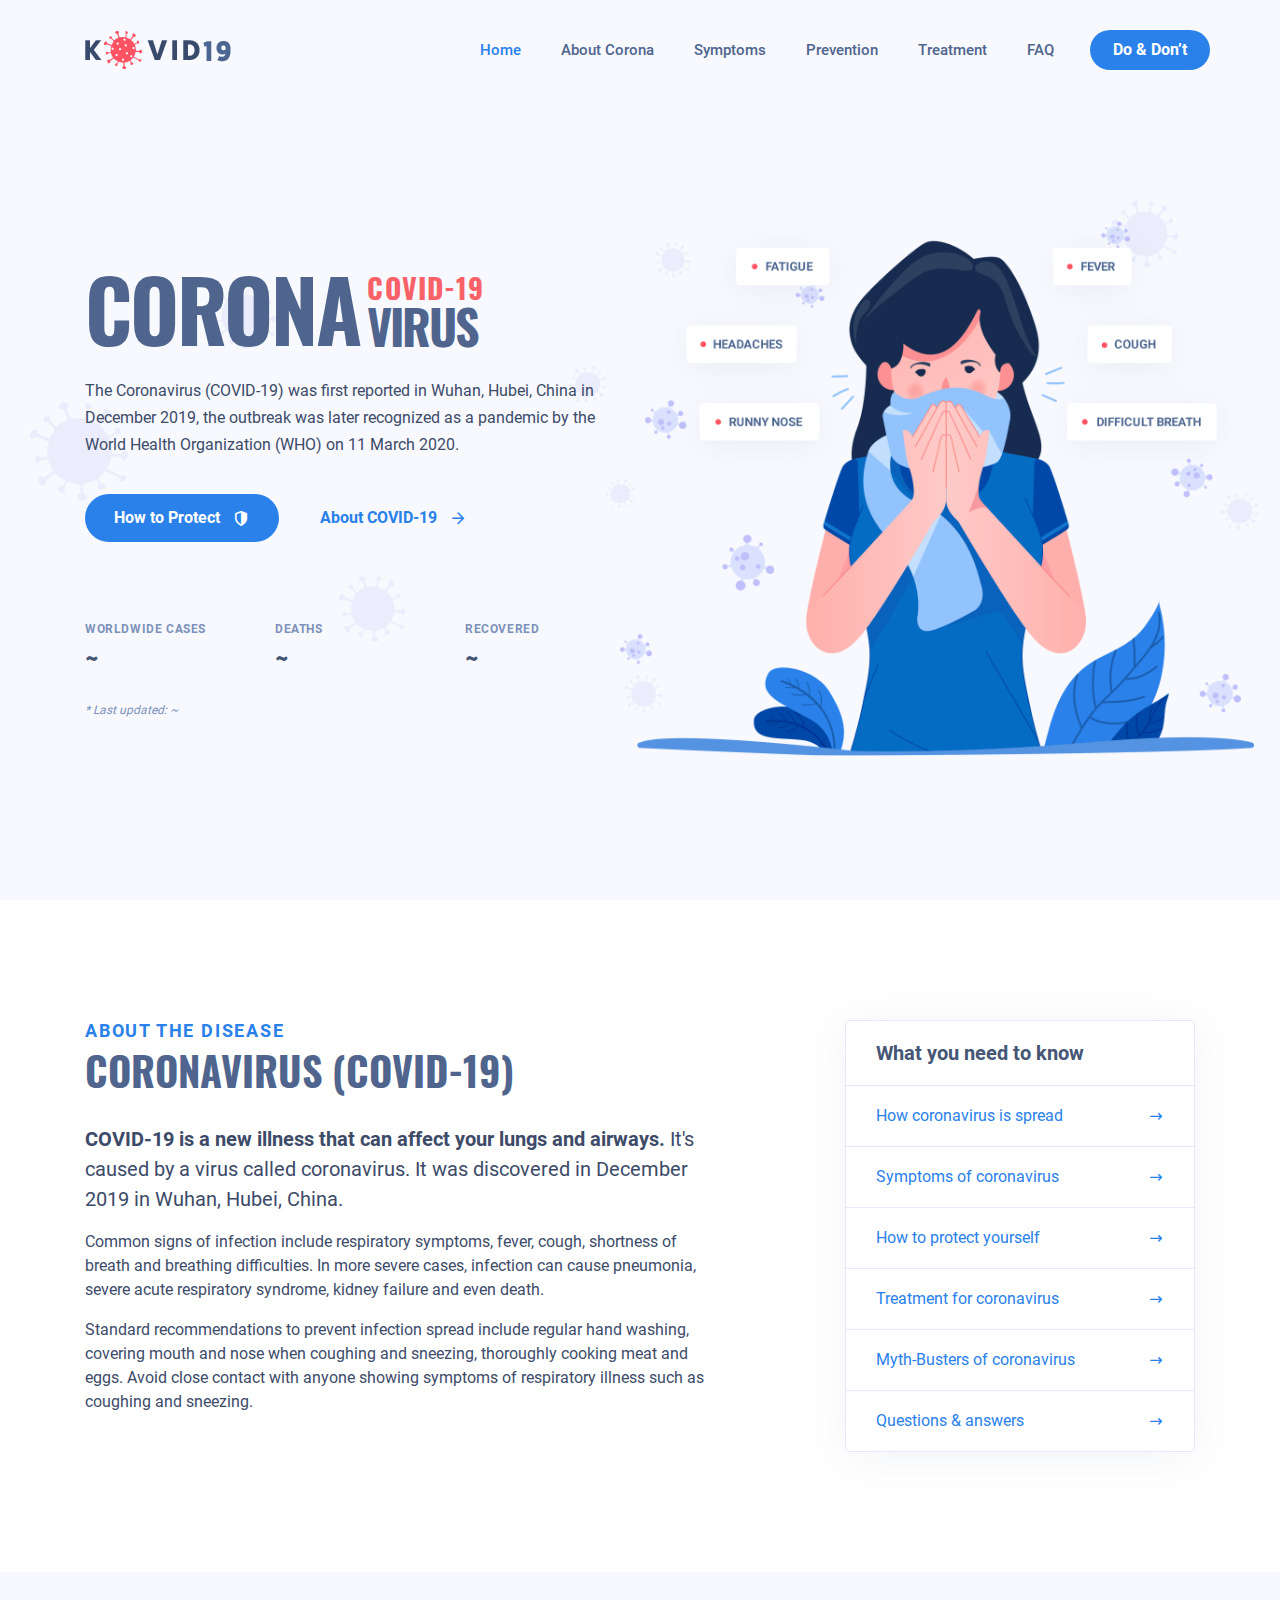
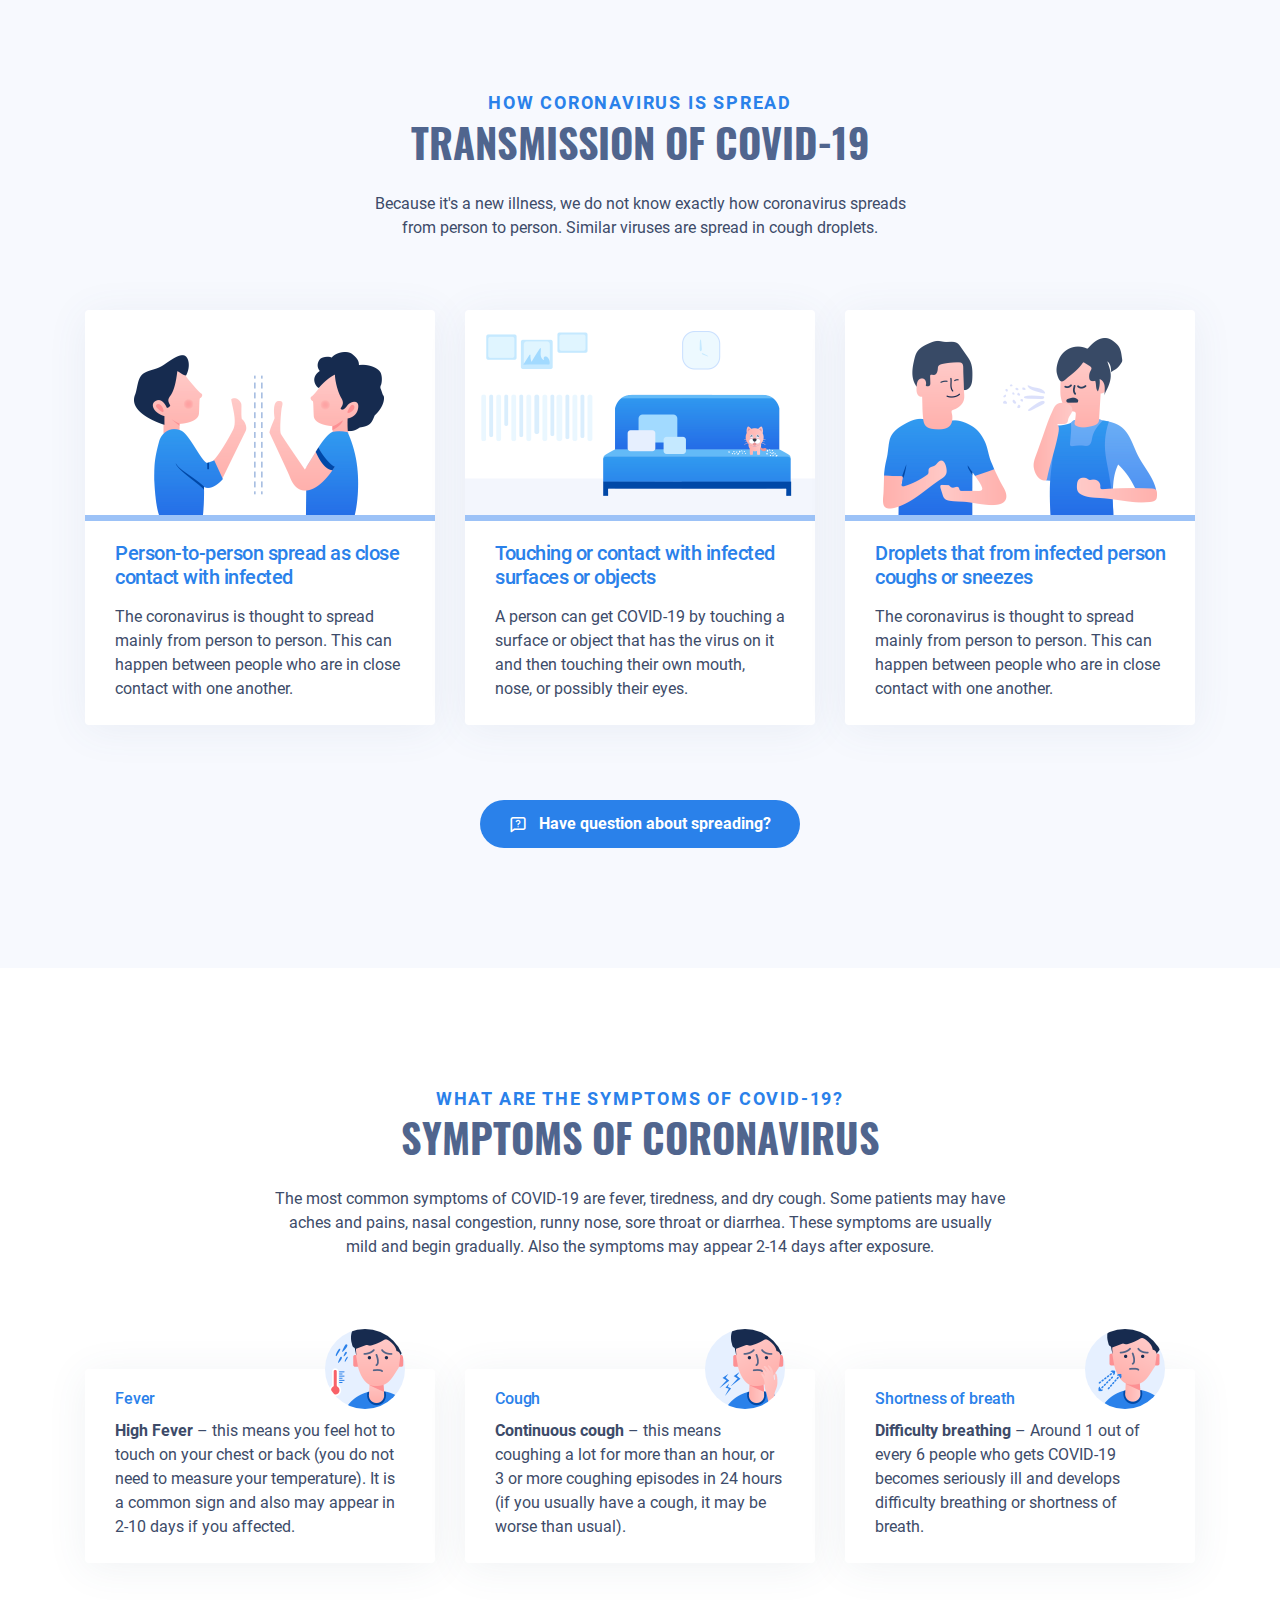
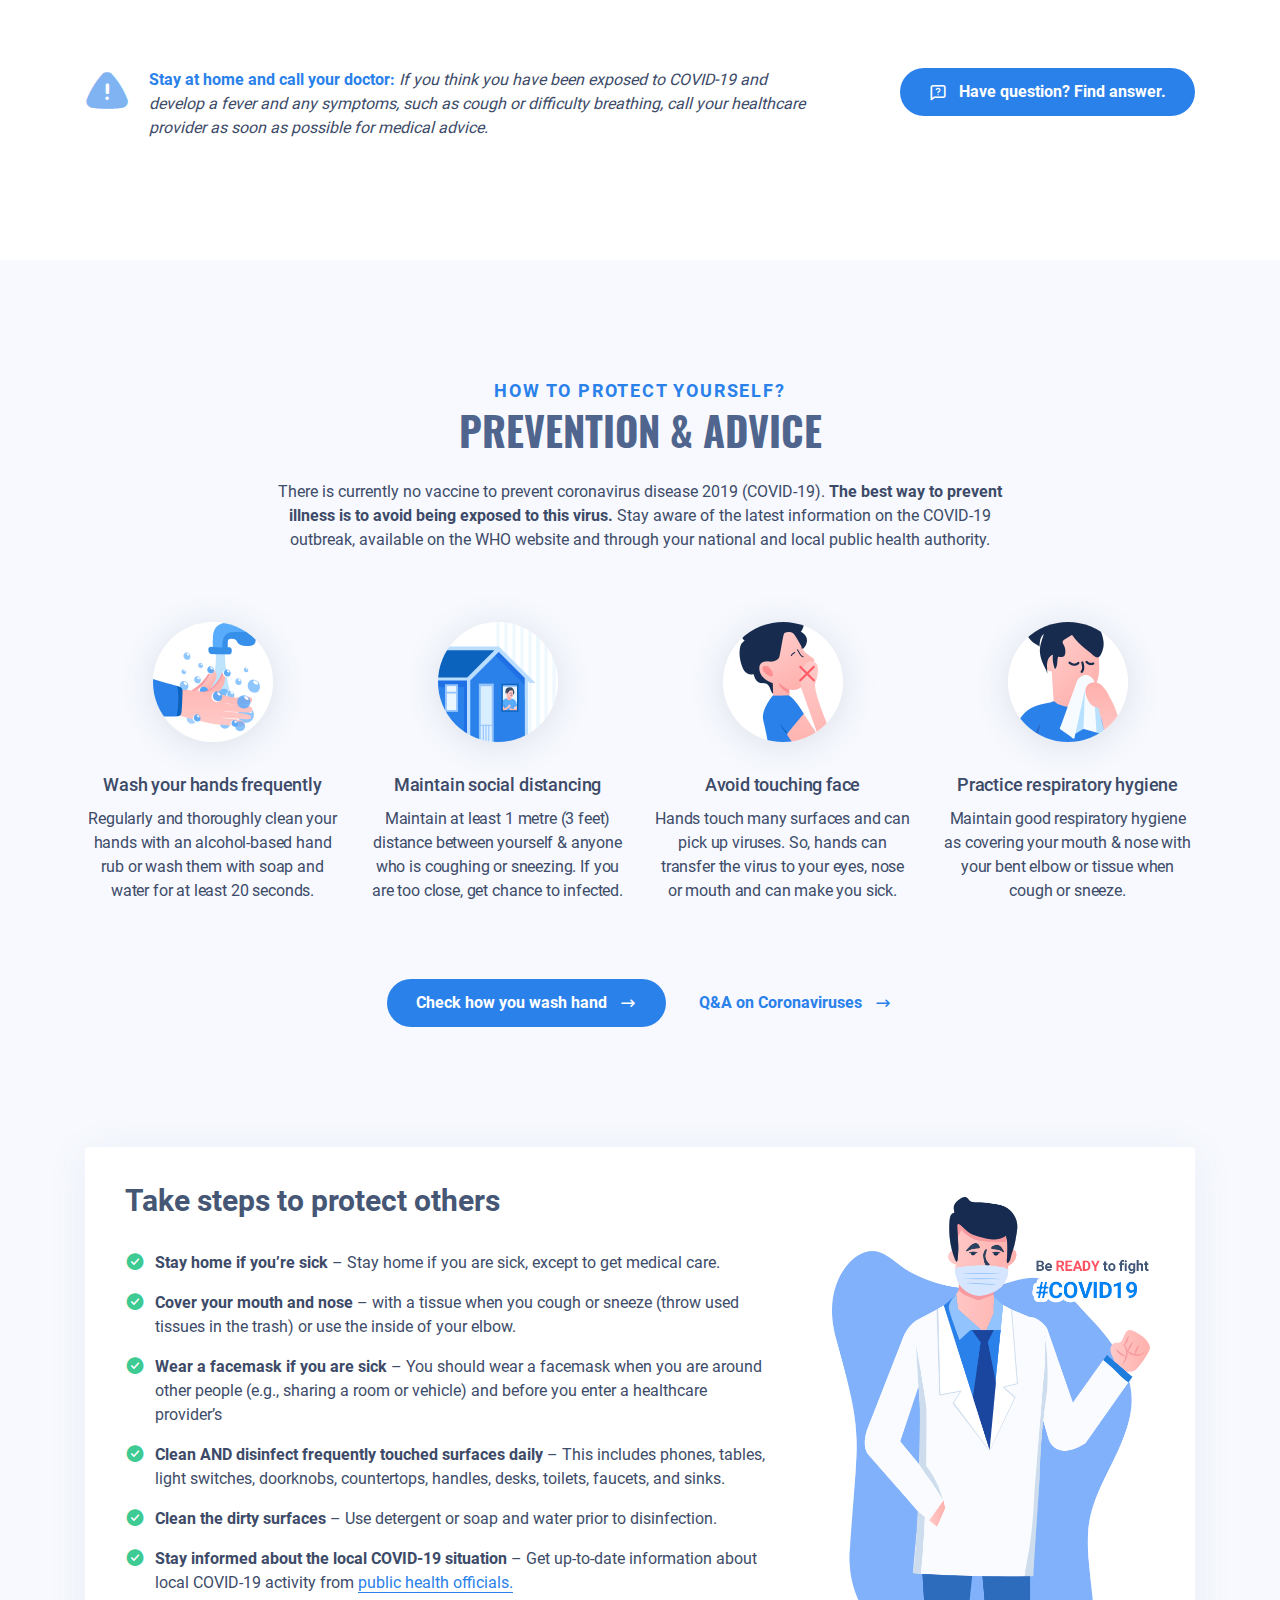
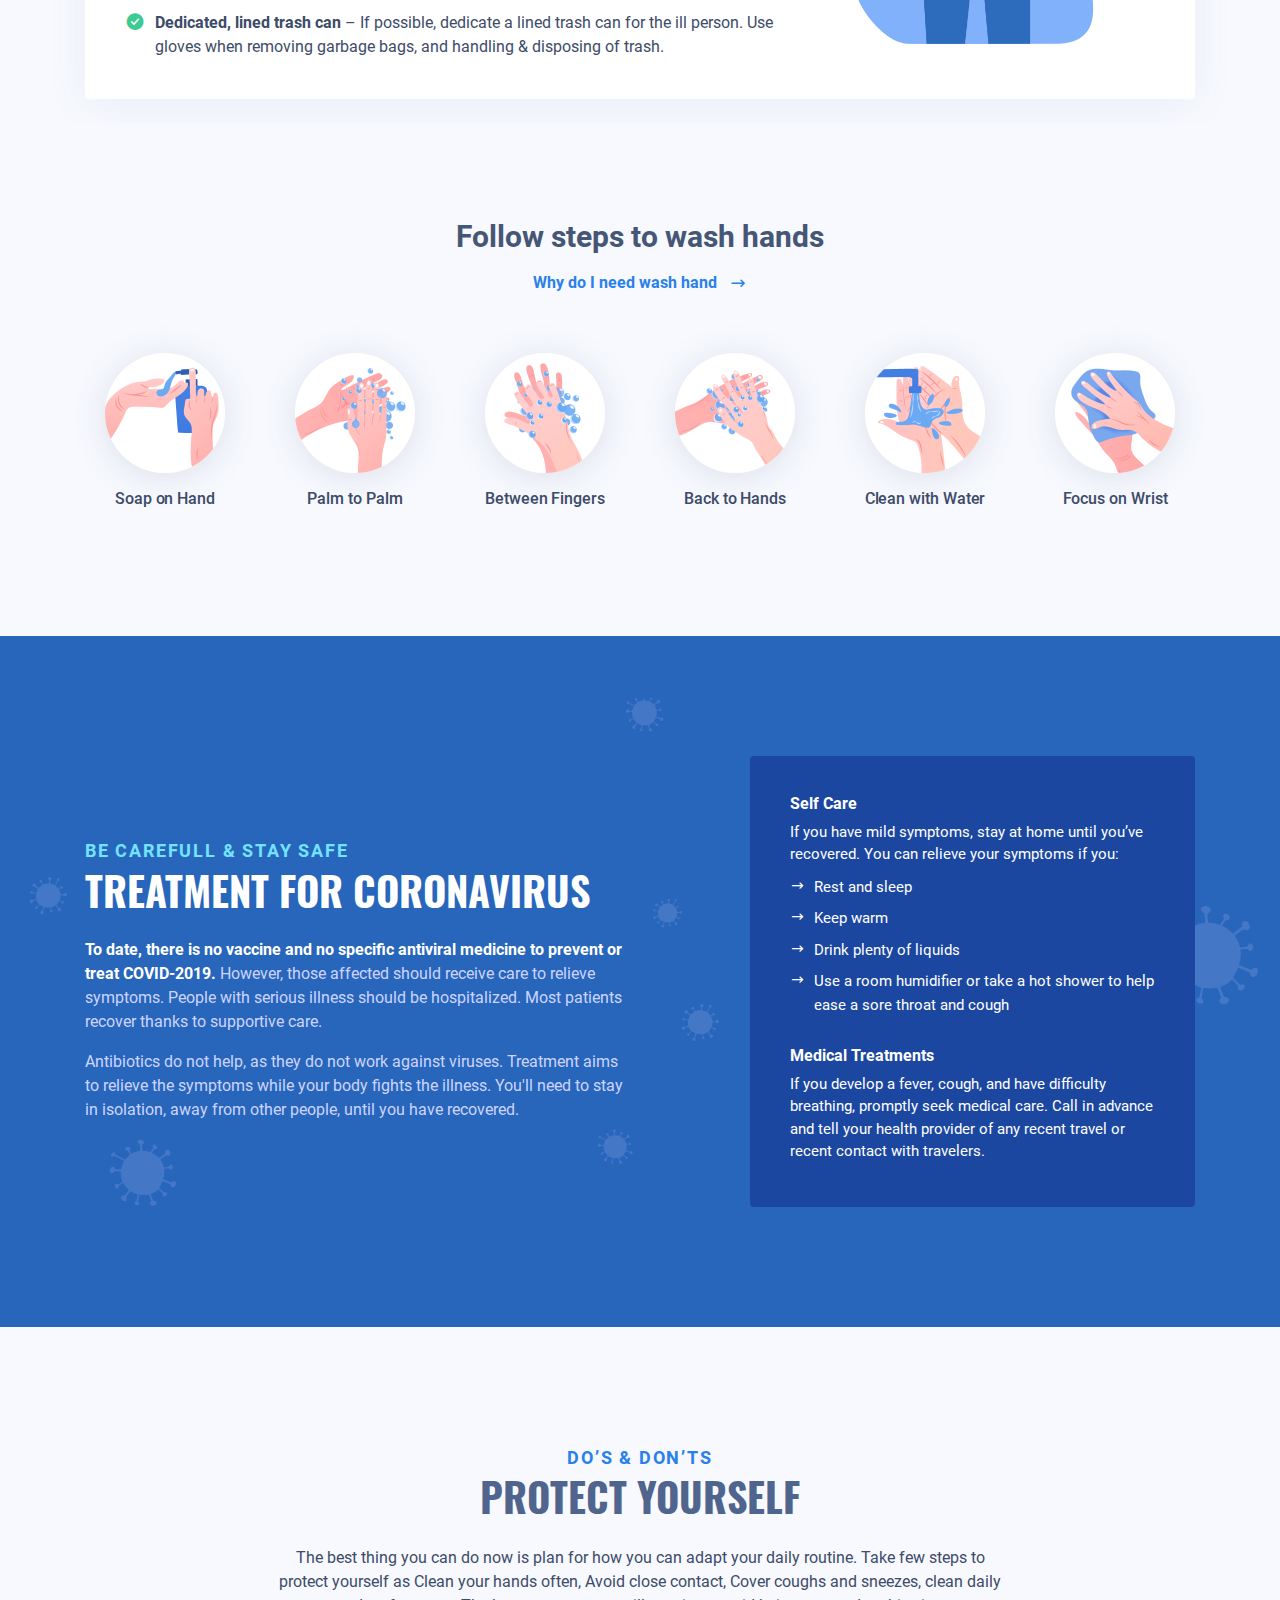
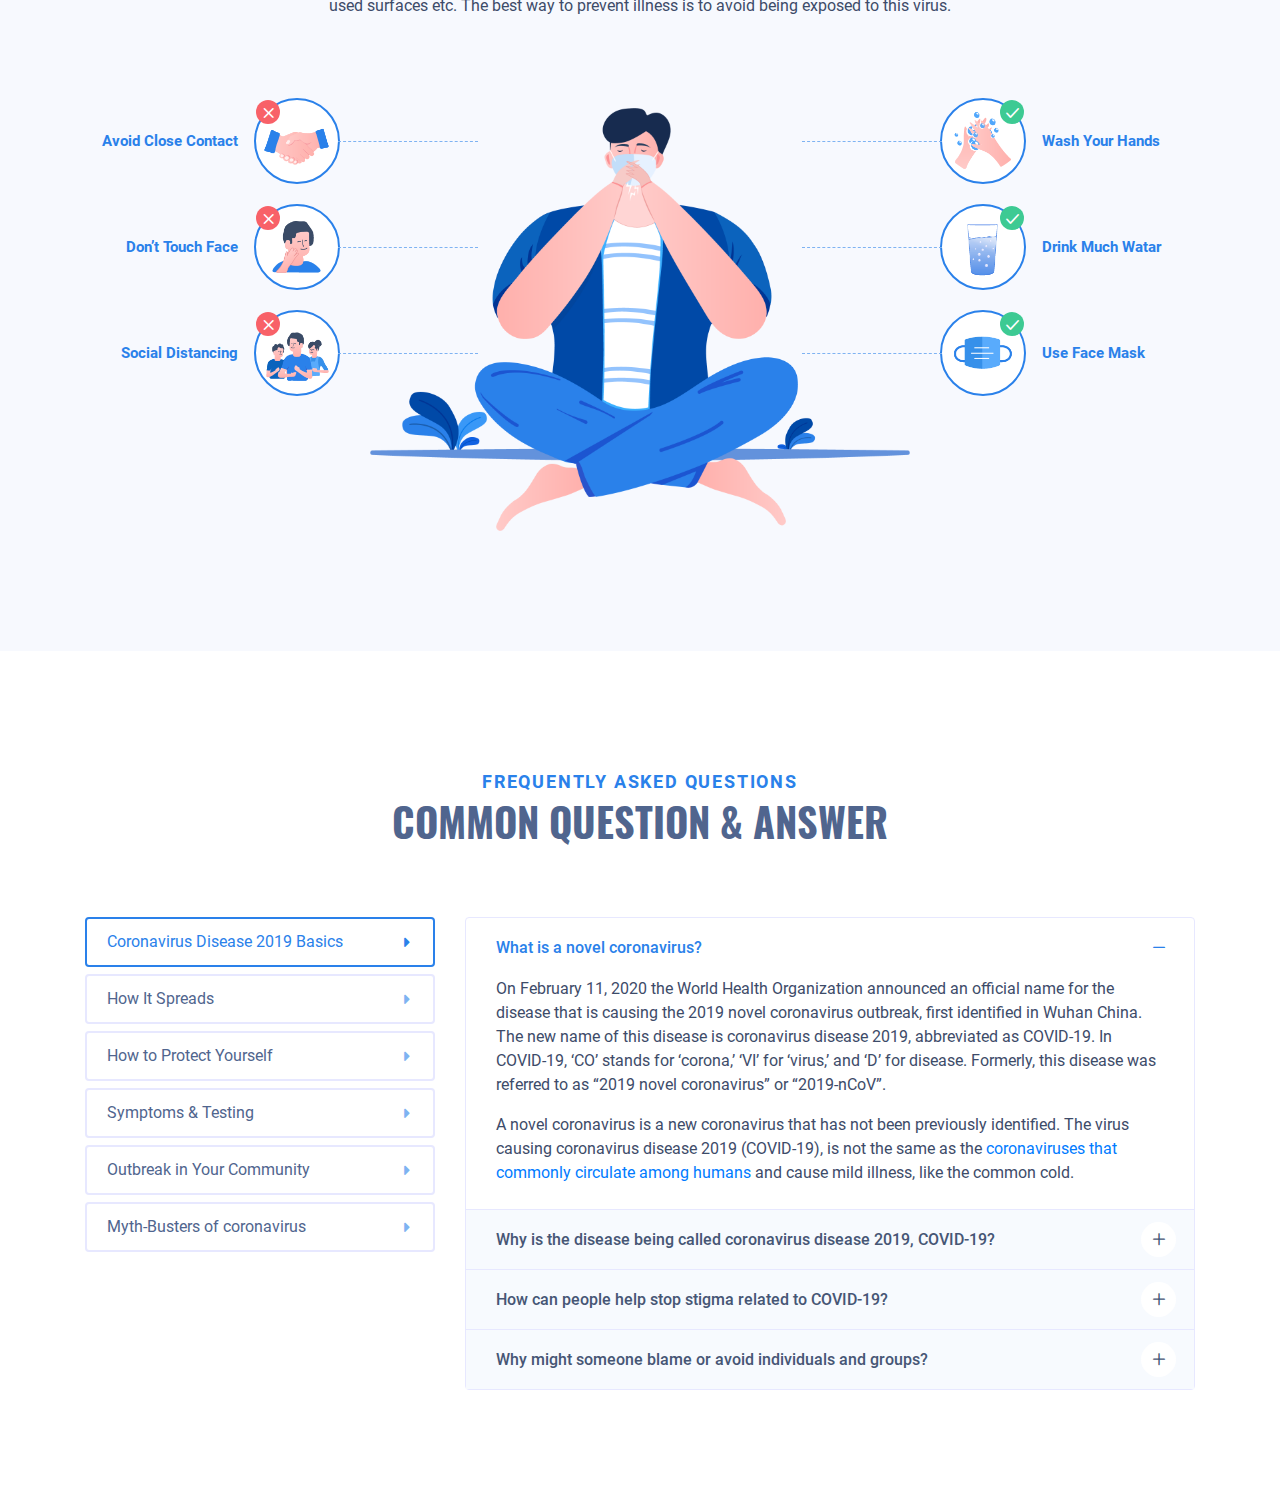
<file: index.html>
<!DOCTYPE html>
<html lang="eng" class="js">
<head>
	<meta charset="utf-8">
    <meta name="author" content="shahriar.tech">
    <meta name="viewport" content="width=device-width, initial-scale=1, shrink-to-fit=no">
    <meta name="description" content="">
    <!-- Fav Icon  -->
    <link rel="shortcut icon" href="images/favicon.png" alt="shahriar.tech">
    <!-- Site Title  -->
    <title>Coronavirus Prevention & Informatics</title>
    <!-- Bundle and Base CSS -->
    <link rel="stylesheet" href="assets/css/bundle.css?ver=112">
    <link rel="stylesheet" href="assets/css/styles.css?ver=112">
</head>

<body class="nk-body">

    <div class="nk-wrap">
        <header class="nk-header bg-light has-overlay" id="home">
            <div class="overlay shape shape-a"></div><!-- Overlay Shape -->
            <div class="nk-navbar is-light is-sticky" id="navbar">
                <div class="container">
                    <div class="nk-navbar-wrap">
                        <div class="nk-navbar-logo logo">
                            <a href="https://shahriar.tech/" class="logo-link">
                                <img class="logo-dark" src="images/logo-dark.png" srcset="images/logo-dark2x.png 2x" alt="shahriar.tech">
                                <img class="logo-light" src="images/logo-white.png" srcset="images/logo-white2x.png 2x" alt="shahriar.tech">
                            </a>
                        </div><!-- .nk-navbar-logo -->
                        <div class="nk-navbar-toggle d-lg-none">
                            <a href="https://shahriar.tech/" class="toggle" data-menu-toggle="navbar-menu"><em class="icon-menu icon ni ni-menu"></em><em class="icon-close icon ni ni-cross"></em></a>
                        </div><!-- .nk-navbar-toggle -->
                        <nav class="nk-navbar-menu" id="navbar-menu">
                            <ul class="nk-menu">
                                <li class="nk-menu-item"><a class="scrollto nav-link nk-menu-link" href="#home">Home</a></li>
                                <li class="nk-menu-item"><a class="scrollto nav-link nk-menu-link" href="#about">About Corona</a></li>
                                <li class="nk-menu-item"><a class="scrollto nav-link nk-menu-link" href="#symptoms">Symptoms</a></li>
                                <li class="nk-menu-item"><a class="scrollto nav-link nk-menu-link" href="#prevention">Prevention</a></li>
                                <li class="nk-menu-item"><a class="scrollto nav-link nk-menu-link" href="#treatment">Treatment</a></li>
                                <li class="nk-menu-item"><a class="scrollto nav-link nk-menu-link" href="#faq">FAQ</a></li>
                                </li>
                            </ul>
                            <ul class="nk-menu-btns">
                                <li class="nk-menu-item"><a href="#protect" class="btn btn-sm scrollto nav-link">Do &amp; Don’t</a></li>
                            </ul>
                        </nav><!-- .nk-navbar-menu -->
                    </div><!-- .nk-navbar-wrap -->
                </div><!-- .container -->
            </div><!-- .nk-navbar -->
            <div class="nk-banner">
                <div class="container">
                    <div class="row g-gs align-items-center justify-content-between">
                        <div class="col-lg-5 order-lg-last">
                            <div class="nk-banner-image">
                                <img src="images/gfx/header-a.png" alt="">
                            </div>
                        </div><!-- .col -->
                        <div class="col-lg-6">
                            <div class="nk-banner-block">
                                <div class="content">
                                    <h1 class="heading">
                                        <span>CORONA</span>
                                        <span class="heading-sm">
                                            <span class="sup">COVID-19</span>
                                            <span class="sub">VIRUS</span>
                                        </span>
                                    </h1>
                                    <p>The Coronavirus (COVID-19) was first reported in Wuhan, Hubei, 
                                        China in December 2019,  the outbreak was later recognized as a 
                                        pandemic by the World Health Organization (WHO) on 11 March 2020.</p>
    
                                    <ul class="nk-banner-btns">
                                        <li><a href="#protect" class="btn scrollto"><span>How to Protect</span><em class="icon ni ni-shield-half"></em></a></li>
                                        <li><a href="#about" class="btn btn-transparent scrollto"><span>About COVID-19</span><em class="icon ni ni-arrow-right"></em></a></li>
                                    </ul>
                                    <div class="status" data-covid="world">
                                        <div class="row g-gs">
                                            <div class="col-sm-4 col-6">
                                                <div class="status-item">
                                                    <h6 class="title">Worldwide Cases</h6>
                                                    <div class="h3 count covid-stats-cases">~</div>
                                                </div>
                                            </div>
                                            <div class="col-sm-4 col-6">
                                                <div class="status-item">
                                                    <h6 class="title">Deaths</h6>
                                                    <div class="h3 count covid-stats-death">~</div>
                                                </div>
                                            </div>
                                            <div class="col-sm-4 col-6">
                                                <div class="status-item">
                                                    <h6 class="title">Recovered</h6>
                                                    <div class="h3 count covid-stats-recovered">~</div>
													
                                                </div>
                                            </div>
                                        </div>
                                        <div class="status-note">* Last updated: <span class="covid-update-time">~</span></div>
                                    </div><!-- .status -->
                                </div><!-- .content -->
                            </div><!-- .nk-banner-block -->
                        </div><!-- .col -->
                    </div><!-- .row -->
                </div><!-- .container -->
            </div><!-- .nk-banner -->
        </header><!-- .nk-header -->

        <main class="nk-pages">
            <section class="section section-l bg-white section-about" id="about">
                <div class="container">
                    <div class="section-content">
                        <div class="row g-gs justify-content-between">
                            <div class="col-lg-7">
                                <div class="text-block">
                                    <h5 class="subtitle">About the disease</h5>
                                    <h2 class="title">Coronavirus <br class="d-sm-none">(COVID-19)</h2>
                                    <p class="lead"><strong>COVID-19 is a new illness that can affect your lungs and airways.</strong> It's caused by a virus called coronavirus. It was discovered in December 2019 in Wuhan, Hubei, China. </p>
                                    <p>Common signs of infection include respiratory symptoms, fever, cough, shortness of breath and breathing difficulties. In more severe cases, infection can cause pneumonia, severe acute respiratory syndrome, kidney failure and even death.</p>
                                    <p>Standard recommendations to prevent infection spread include regular hand washing, covering mouth and nose when coughing and sneezing, thoroughly cooking meat and eggs. Avoid close contact with anyone showing symptoms of respiratory illness such as coughing and sneezing.</p>
                                </div><!-- .text-block -->
                            </div><!-- .col -->
                            <div class="col-lg-5 col-xl-4">
                                <div class="wgs wgs-card mt-sm-2 mt-md-4 mt-lg-0 ml-lg-4 ml-xl-0">
                                    <div class="wgs-head">
                                        <h4>What you need to know</h4>
                                    </div>
                                    <ul class="wgs-list">
                                        <li><a class="scrollto" href="#spread">How coronavirus is spread</a></li>
                                        <li><a class="scrollto" href="#symptoms">Symptoms of coronavirus</a></li>
                                        <li><a class="scrollto" href="#protect">How to protect yourself</a></li>
                                        <li><a class="scrollto" href="#treatment">Treatment for coronavirus</a></li>
                                        <li><a class="scrollto" href="#faq">Myth-Busters of coronavirus</a></li>
                                        <li><a class="scrollto" href="#faq">Questions & answers</a></li>
                                    </ul>
                                </div><!-- .wgs -->
                            </div><!-- .col -->
                        </div><!-- .row -->
                    </div><!-- .section-content -->
                </div><!-- .container -->
            </section><!-- .section -->
            
            <section class="section section-l bg-light section-spread" id="spread">
                <div class="container">
                    <div class="section-head text-center wide-md">
                        <h5 class="subtitle">How coronavirus is spread</h5>
                        <h2 class="title">Transmission of <br class="d-sm-none"> COVID-19</h2>
                        <p>Because it's a new illness, we do not know exactly how coronavirus spreads from person to person. Similar viruses are spread in cough droplets.</p>
                    </div><!-- .section-head -->
                    <div class="section-content">
                        <div class="row g-gs justify-content-center">
                            <div class="col-sm-10 col-md-8 col-lg-4">
                                <div class="box">
                                    <div class="box-gfx">
                                        <img src="images/gfx/spread-a.png" alt="">
                                    </div>
                                    <div class="box-content">
                                        <h4 class="title">Person-to-person spread as close contact with infected </h4>
                                        <p>The coronavirus is thought to spread mainly from person to person. This can happen between people who are in close contact with one another.</p>
                                    </div>
                                </div><!-- .box -->
                            </div><!-- .col -->
                            <div class="col-sm-10 col-md-8 col-lg-4">
                                <div class="box">
                                    <div class="box-gfx">
                                        <img src="images/gfx/spread-b.png" alt="">
                                    </div>
                                    <div class="box-content">
                                        <h4 class="title">Touching or contact with infected surfaces or objects</h4>
                                        <p>A person can get COVID-19 by touching a surface or object that has the virus on it and then touching their own mouth, nose, or possibly their eyes.</p>
                                    </div>
                                </div><!-- .box -->
                            </div><!-- .col -->
                            <div class="col-sm-10 col-md-8 col-lg-4">
                                <div class="box">
                                    <div class="box-gfx">
                                        <img src="images/gfx/spread-c.png" alt="">
                                    </div>
                                    <div class="box-content">
                                        <h4 class="title">Droplets that from infected person coughs or sneezes</h4>
                                        <p>The coronavirus is thought to spread mainly from person to person. This can happen between people who are in close contact with one another.</p>
                                    </div>
                                </div><!-- .box -->
                            </div><!-- .col -->
                        </div><!-- .row -->
                        <ul class="section-actions">
                            <li><a href="#faq" class="btn scrollto"><em class="icon ni ni-question"></em><span>Have question about spreading?</span></a></li>
                        </ul><!-- .section-actions -->
                    </div><!-- .section-content -->
                </div><!-- .container -->
            </section><!-- .section -->

            <section class="section section-l bg-white section-symptom" id="symptoms">
                <div class="container">
                    <div class="section-head text-center wide-lg">
                        <h5 class="subtitle">What are the symptoms of COVID-19?</h5>
                        <h2 class="title">Symptoms of Coronavirus</h2>
                        <p>The most common symptoms of COVID-19 are fever, tiredness, and dry cough. Some patients may have aches and pains, nasal congestion, runny nose, sore throat or diarrhea. These symptoms are usually mild and begin gradually. Also the symptoms may appear 2-14 days after exposure.</p>
                    </div><!-- .section-head -->
                    <div class="section-content">
                        <div class="row g-gs justify-content-center">
                            <div class="col-sm-10 col-md-8 col-lg-4">
                                <div class="box2">
                                    <div class="box2-gfx">
                                        <img src="images/gfx/symptom-a.png" alt="">
                                    </div>
                                    <div class="box2-content">
                                        <h5 class="title">Fever</h5>
                                        <p><strong>High Fever</strong> – this means you feel hot to touch on your chest or back (you do not need to measure your temperature). It is a common sign and also may appear in 2-10 days if you affected.</p>
                                    </div>
                                </div><!-- .box2 -->
                            </div><!-- .col -->
                            <div class="col-sm-10 col-md-8 col-lg-4">
                                <div class="box2">
                                    <div class="box2-gfx">
                                        <img src="images/gfx/symptom-b.png" alt="">
                                    </div>
                                    <div class="box2-content">
                                        <h5 class="title">Cough</h5>
                                        <p><strong>Continuous cough</strong> – this means coughing a lot for more than an hour, or 3 or more coughing episodes in 24 hours (if you usually have a cough, it may be worse than usual).</p>
                                    </div>
                                </div><!-- .box2 -->
                            </div><!-- .col -->
                            <div class="col-sm-10 col-md-8 col-lg-4">
                                <div class="box2">
                                    <div class="box2-gfx">
                                        <img src="images/gfx/symptom-c.png" alt="">
                                    </div>
                                    <div class="box2-content">
                                        <h5 class="title">Shortness of breath</h5>
                                        <p><strong>Difficulty breathing</strong> – Around 1 out of every 6 people who gets COVID-19 becomes seriously ill and develops difficulty breathing or shortness of breath.</p>
                                    </div>
                                </div><!-- .box2 -->
                            </div><!-- .col -->
                        </div><!-- .row -->
                        <div class="section-cta">
                            <div class="row g-gs justify-content-center">
                                <div class="col-sm-10 col-md-8 col-lg-7 col-xl-8">
                                    <div class="notes">
                                        <em class="icon ni ni-alert-fill-c"></em>
                                        <p><strong>Stay at home and call your doctor:</strong>  If you think you have been exposed to COVID-19 and develop a fever and any symptoms, such as cough or difficulty breathing, call your healthcare provider as soon as possible for medical advice.</p>
                                    </div>
                                </div><!-- .col -->
                                <div class="col-sm-10 col-md-8 col-lg-5 col-xl-4">
                                    <div class="d-flex justify-content-lg-end ml-sm-5 ml-4 pl-3 ml-lg-0 pl-lg-0">
                                        <a href="#faq" class="btn scrollto"><em class="icon ni ni-question"></em><span>Have question? Find answer.</span></a>
                                    </div>
                                </div><!-- .col -->
                            </div><!-- .row -->
                        </div>
                    </div><!-- .section-content -->
                </div><!-- .container -->
            </section><!-- .section -->

            <section class="section section-l bg-light section-advice pb-0 ov-h" id="prevention">
                <div class="container">
                    <div class="section-head text-center wide-lg">
                        <h5 class="subtitle">How to Protect Yourself?</h5>
                        <h2 class="title">Prevention <br class="d-sm-none"> &amp; advice</h2>
                        <p>There is currently no vaccine to prevent coronavirus disease 2019 (COVID-19). <strong>The best way to prevent illness is to avoid being exposed to this virus.</strong> Stay aware of the latest information on the COVID-19 outbreak, available on the WHO website and through your national and local public health authority. </p>
                    </div><!-- .section-head -->
                    <div class="section-content">
                        <div class="row g-gs gy-sm-m">
                            <div class="col-lg-3 col-sm-6">
                                <div class="box3">
                                    <div class="box3-gfx">
                                        <img src="images/gfx/advice-a.png" alt="">
                                    </div>
                                    <div class="box3-content">
                                        <h5 class="title">Wash your hands frequently</h5>
                                        <p>Regularly and thoroughly clean your hands with an alcohol-based hand rub or wash them with soap and water for at least 20 seconds.</p>
                                    </div>
                                </div><!-- .box3 -->
                            </div><!-- .col -->
                            <div class="col-lg-3 col-sm-6">
                                <div class="box3">
                                    <div class="box3-gfx">
                                        <img src="images/gfx/advice-b.png" alt="">
                                    </div>
                                    <div class="box3-content">
                                        <h5 class="title">Maintain social distancing</h5>
                                        <p>Maintain at least 1 metre (3 feet) distance between yourself & anyone who is coughing or sneezing. If you are too close, get chance to infected.</p>
                                    </div>
                                </div><!-- .box3 -->
                            </div><!-- .col -->
                            <div class="col-lg-3 col-sm-6">
                                <div class="box3">
                                    <div class="box3-gfx">
                                        <img src="images/gfx/advice-c.png" alt="">
                                    </div>
                                    <div class="box3-content">
                                        <h5 class="title">Avoid touching face</h5>
                                        <p>Hands touch many surfaces and can pick up viruses. So, hands can transfer the virus to your eyes, nose or mouth and can make you sick.</p>
                                    </div>
                                </div><!-- .box3 -->
                            </div><!-- .col -->
                            <div class="col-lg-3 col-sm-6">
                                <div class="box3">
                                    <div class="box3-gfx">
                                        <img src="images/gfx/advice-d.png" alt="">
                                    </div>
                                    <div class="box3-content">
                                        <h5 class="title">Practice respiratory hygiene</h5>
                                        <p>Maintain good respiratory hygiene as covering your mouth & nose with your bent elbow or tissue when cough or sneeze.</p>
                                    </div>
                                </div><!-- .box3 -->
                            </div><!-- .col -->
                        </div><!-- .row -->
                        <ul class="section-actions">
                            <li><a href="#handwash" class="btn scrollto"><span>Check how you wash hand</span><em class="icon ni ni-arrow-long-right"></em></a></li>
                            <li><a href="#faq" class="btn btn-transparent scrollto"><span>Q&A on Coronaviruses</span><em class="icon ni ni-arrow-long-right"></em></a></li>
                        </ul><!-- .section-actions -->
                    </div><!-- .section-content -->
                </div><!-- .container -->
            </section><!-- .section -->

            <section class="section section-l bg-light section-steps pb-4" id="steps">
                <div class="container">
                    <div class="section-content section-content-boxed">
                        <div class="row g-gs justify-content-center align-items-center">
                            <div class="col-lg-8">
                                <div class="list-block pr-lg-4">
                                    <h4 class="title">Take steps to protect others</h4>
                                    <ul class="list-check">
                                        <li><strong>Stay home if you’re sick</strong> – Stay home if you are sick, except to get medical care.</li>
                                        <li><strong>Cover your mouth and nose</strong> – with a tissue when you cough or sneeze (throw used tissues in the trash) or use the inside of your elbow.</li>
                                        <li><strong>Wear a facemask if you are sick</strong> – You should wear a facemask when you are around other people (e.g., sharing a room or vehicle) and before you enter a healthcare provider’s </li>
                                        <li><strong>Clean AND disinfect frequently touched surfaces daily</strong> – This includes phones,  tables, light switches, doorknobs, countertops, handles, desks, toilets, faucets, and sinks.</li>
                                        <li><strong>Clean the dirty surfaces</strong> – Use detergent or soap and water prior to disinfection.</li>
                                        <li><strong>Stay informed about the local COVID-19 situation</strong> – Get up-to-date information about local COVID-19 activity from <a href="#">public health officials.</a></li>
                                        <li><strong>Dedicated, lined trash can</strong> – If possible, dedicate a lined trash can for the ill person. Use gloves when removing garbage bags, and handling & disposing of trash.</li>
                                    </ul>
                                </div><!-- .list-block -->
                            </div><!-- .col -->
                            <div class=" col-sm-10 col-md-8 col-lg-4">
                                <img src="images/gfx/steps.png" class="mb-2 mb-sm-0" alt="">
                            </div><!-- .col -->
                        </div><!-- .row -->
                    </div><!-- .section-content -->
                </div><!-- .container -->
            </section><!-- .section -->

            <section class="section section-l bg-light section-handwash" id="handwash">
                <div class="container mt-n4">
                    <div class="section-subhead text-center">
                        <h4 class="title">Follow steps to <br class="d-sm-none"> wash hands</h4>
                        <a href="#faq" class="btn btn-sm btn-transparent scrollto"><span>Why do I need wash hand</span><em class="icon ni ni-arrow-long-right"></em></a>
                    </div>
                    <div class="section-content">
                        <div class="row g-gs justify-content-center">
                            <div class="col-6 col-mb-5 col-sm-4 col-lg-2">
                                <div class="box4">
                                    <div class="box4-gfx">
                                        <img src="images/gfx/hand-a.png" alt="">
                                    </div>
                                    <div class="box4-content">
                                        <h6 class="title">Soap on Hand</h6>
                                    </div>
                                </div><!-- .box4 -->
                            </div><!-- .col -->
                            <div class="col-6 col-mb-5 col-sm-4 col-lg-2">
                                <div class="box4">
                                    <div class="box4-gfx">
                                        <img src="images/gfx/hand-b.png" alt="">
                                    </div>
                                    <div class="box4-content">
                                        <h6 class="title">Palm to Palm</h6>
                                    </div>
                                </div><!-- .box4 -->
                            </div><!-- .col -->
                            <div class="col-6 col-mb-5 col-sm-4 col-lg-2">
                                <div class="box4">
                                    <div class="box4-gfx">
                                        <img src="images/gfx/hand-c.png" alt="">
                                    </div>
                                    <div class="box4-content">
                                        <h6 class="title">Between Fingers</h6>
                                    </div>
                                </div><!-- .box4 -->
                            </div><!-- .col -->
                            <div class="col-6 col-mb-5 col-sm-4 col-lg-2">
                                <div class="box4">
                                    <div class="box4-gfx">
                                        <img src="images/gfx/hand-d.png" alt="">
                                    </div>
                                    <div class="box4-content">
                                        <h6 class="title">Back to Hands</h6>
                                    </div>
                                </div><!-- .box4 -->
                            </div><!-- .col -->
                            <div class="col-6 col-mb-5 col-sm-4 col-lg-2">
                                <div class="box4">
                                    <div class="box4-gfx">
                                        <img src="images/gfx/hand-e.png" alt="">
                                    </div>
                                    <div class="box4-content">
                                        <h6 class="title">Clean with Water</h6>
                                    </div>
                                </div><!-- .box4 -->
                            </div><!-- .col -->
                            <div class="col-6 col-mb-5 col-sm-4 col-lg-2">
                                <div class="box4">
                                    <div class="box4-gfx">
                                        <img src="images/gfx/hand-f.png" alt="">
                                    </div>
                                    <div class="box4-content">
                                        <h6 class="title">Focus on Wrist</h6>
                                    </div>
                                </div><!-- .box4 -->
                            </div><!-- .col -->
                        </div><!-- .row -->
                    </div><!-- .section-content -->
                </div><!-- .container -->
            </section><!-- .section -->

            <section class="section section-l bg-accent-light tc-light section-treatment has-overlay" id="treatment">
                <div class="overlay shape shape-b"></div><!-- Overlay Shape -->
                <div class="container">
                    <div class="section-content">
                        <div class="row g-gs gy-sm-m justify-content-between align-items-center">
                            <div class="col-lg-7 col-xl-6">
                                <div class="text-block">
                                    <h5 class="subtitle">Be carefull & Stay Safe</h5>
                                    <h2 class="title">Treatment for coronavirus</h2>
                                    <p> <strong>To date, there is no vaccine and no specific antiviral medicine to prevent or treat COVID-2019. </strong>  However, those affected should receive care to relieve symptoms. People with serious illness should be hospitalized. Most patients recover thanks to supportive care.</p>
                                    <p>Antibiotics do not help, as they do not work against viruses. Treatment aims to relieve the symptoms while your body fights the illness. You'll need to stay in isolation, away from other people, until you have recovered.</p>
                                </div><!-- .text-block -->
                            </div><!-- .col -->
                            <div class="col-lg-5">
                                <div class="box5 bg-accent-dark">
                                    <h6 class="title">Self Care</h6>
                                    <p>If you have mild symptoms, stay at home until you’ve recovered. You can relieve your symptoms if you:</p>
                                    <ul class="list-arrow">
                                        <li>Rest and sleep</li>
                                        <li>Keep warm</li>
                                        <li>Drink plenty of liquids</li>
                                        <li>Use a room humidifier or take a hot shower to help ease a sore throat and cough</li>
                                    </ul>
                                    <h6 class="title">Medical Treatments</h6>
                                    <p>If you develop a fever, cough, and have difficulty breathing, promptly seek medical care. Call in advance and tell your health provider of any recent travel or recent contact with travelers.</p>
                                </div><!-- .box5 -->
                            </div><!-- .col -->
                        </div><!-- .row -->
                    </div><!-- .section-content -->
                </div><!-- .container -->
            </section><!-- .section -->
            
            <section class="section section-l bg-light section-protect" id="protect">
                <div class="container">
                    <div class="section-head text-center wide-lg">
                        <h5 class="subtitle">Do’s &amp; Don’ts</h5>
                        <h2 class="title">Protect yourself</h2>
                        <p>The best thing you can do now is plan for how you can adapt your daily routine. Take few steps to protect yourself as Clean your hands often, Avoid close contact, Cover coughs and sneezes, clean daily used surfaces etc. The best way to prevent illness is to avoid being exposed to this virus.</p>
                    </div><!-- .section-head -->
                    <div class="section-content">
                        <div class="row g-gs justify-content-center flex-lg-nowrap">
                            <div class="col-md-8 col-lg-5 col-xl-6 align-self-end">
                                <div class="protect-block-gfx">
                                    <img src="images/gfx/protect.png" alt="">
                                </div>
                            </div><!-- .col -->
                            <div class="col-6 col-mb-5 col-sm-6 col-lg-4 col-xl-3 flex-grow-1 order-lg-first">
                                <div class="protect-item negative">
                                    <div class="protect-gfx">
                                        <img src="images/gfx/donts-a.png" alt="">
                                    </div>
                                    <div class="protect-text">
                                        <h5 class="title">Avoid Close Contact</h5>
                                    </div>
                                </div><!-- .protext-item -->
                                <div class="protect-item negative">
                                    <div class="protect-gfx">
                                        <img src="images/gfx/donts-b.png" alt="">
                                    </div>
                                    <div class="protect-text">
                                        <h5 class="title">Don’t Touch Face</h5>
                                    </div>
                                </div><!-- .protext-item -->
                                <div class="protect-item negative">
                                    <div class="protect-gfx">
                                        <img src="images/gfx/donts-c.png" alt="">
                                    </div>
                                    <div class="protect-text">
                                        <h5 class="title">Social Distancing</h5>
                                    </div>
                                </div><!-- .protext-item -->
                            </div><!-- .col -->
                            <div class="col-6 col-mb-5 col-sm-6 col-lg-4 col-xl-3 flex-grow-1 ">
                                <div class="protect-item positive">
                                    <div class="protect-gfx">
                                        <img src="images/gfx/dos-a.png" alt="">
                                    </div>
                                    <div class="protect-text">
                                        <h5 class="title">Wash Your Hands</h5>
                                    </div>
                                </div><!-- .protext-item -->
                                <div class="protect-item positive">
                                    <div class="protect-gfx">
                                        <img src="images/gfx/dos-b.png" alt="">
                                    </div>
                                    <div class="protect-text">
                                        <h5 class="title">Drink Much Watar</h5>
                                    </div>
                                </div><!-- .protext-item -->
                                <div class="protect-item positive">
                                    <div class="protect-gfx">
                                        <img src="images/gfx/dos-c.png" alt="">
                                    </div>
                                    <div class="protect-text">
                                        <h5 class="title">Use Face Mask</h5>
                                    </div>
                                </div><!-- .protext-item -->
                            </div><!-- .col -->
                        </div><!-- .row -->
                    </div><!-- .section-content -->
                </div><!-- .container -->
            </section><!-- .section -->
            
            <section class="section section-l bg-white section-faq" id="faq">
                <div class="container">
                    <div class="section-head text-center">
                        <h5 class="subtitle">Frequently Asked Questions</h5>
                        <h2 class="title">Common Question <br class="d-sm-none"> &amp; Answer</h2>
                    </div><!-- .section-head -->
                    <div class="section-content">
                        <div class="row g-gs">
                            <div class="col-lg-4">
                                <ul class="nav nav-tabs nav-tabs-vr nav-tabs-btns">
                                    <li class="nav-item">
                                      <a class="nav-link active" data-toggle="tab" href="#covid-basics">Coronavirus Disease 2019 Basics</a>
                                    </li>
                                    <li class="nav-item">
                                      <a class="nav-link" data-toggle="tab" href="#covid-spreads">How It Spreads</a>
                                    </li>
                                    <li class="nav-item">
                                      <a class="nav-link" data-toggle="tab" href="#covid-protect">How to Protect Yourself</a>
                                    </li>
                                    <li class="nav-item">
                                      <a class="nav-link" data-toggle="tab" href="#covid-symptoms">Symptoms &amp; Testing</a>
                                    </li>
                                    <li class="nav-item">
                                      <a class="nav-link" data-toggle="tab" href="#covid-outbreak">Outbreak in Your Community</a>
                                    </li>
                                    <li class="nav-item">
                                      <a class="nav-link" data-toggle="tab" href="#covid-myth">Myth-Busters of coronavirus</a>
                                    </li>
                                </ul><!-- .nav-tabs -->
                            </div><!-- .col -->
                            <div class="col-lg-8">
                                <div class="tab-content">
                                    <div class="tab-pane fade show active" id="covid-basics">
                                        <div class="accordion">
                                            <div class="accordion-item">
                                                <h5 class="accordion-title" data-toggle="collapse" data-target="#covid-basics-01">What is a novel coronavirus? <span class="accordion-icon"></span></h5>
                                                <div id="covid-basics-01" class="collapse show">
                                                    <div class="accordion-content">
                                                        <p>On February 11, 2020 the World Health Organization announced an official name for the disease that is causing the 2019 novel coronavirus outbreak, first identified in Wuhan China. The new name of this disease is coronavirus disease 2019, abbreviated as COVID-19. In COVID-19, ‘CO’ stands for ‘corona,’ ‘VI’ for ‘virus,’ and ‘D’ for disease. Formerly, this disease was referred to as “2019 novel coronavirus” or “2019-nCoV”.</p>
                                                        <p>A novel coronavirus is a new coronavirus that has not been previously identified. The virus causing coronavirus disease 2019 (COVID-19), is not the same as the <a href="https://www.cdc.gov/coronavirus/2019-ncov/index.html" target="_blank">coronaviruses that commonly circulate among humans</a> and cause mild illness, like the common cold.</p>
                                                    </div>
                                                </div>
                                            </div>
                                            <div class="accordion-item">
                                                <h5 class="accordion-title collapsed" data-toggle="collapse" data-target="#covid-basics-02">Why is the disease being called coronavirus disease 2019, COVID-19?<span class="accordion-icon"></span></h5>
                                                <div id="covid-basics-02" class="collapse">
                                                    <div class="accordion-content">
                                                        <p>On February 11, 2020 the World Health Organization announced an official name for the disease that is causing the 2019 novel coronavirus outbreak, first identified in Wuhan China. The new name of this disease is coronavirus disease 2019, abbreviated as COVID-19. In COVID-19, ‘CO’ stands for ‘corona,’ ‘VI’ for ‘virus,’ and ‘D’ for disease. Formerly, this disease was referred to as “2019 novel coronavirus” or “2019-nCoV”.</p>
                                                        <p>There are <a href="https://www.cdc.gov/coronavirus/2019-ncov/index.html" target="_blank">many types</a> of human coronaviruses including some that commonly cause mild upper-respiratory tract illnesses. COVID-19 is a new disease, caused be a novel (or new) coronavirus that has not previously been seen in humans. The name of this disease was selected following the World Health Organization (WHO) best practiceexternal icon for naming of new human infectious diseases.</p>
                                                    </div>
                                                </div>
                                            </div>
                                            <div class="accordion-item">
                                                <h5 class="accordion-title collapsed" data-toggle="collapse" data-target="#covid-basics-03">How can people help stop stigma related to COVID-19? <span class="accordion-icon"></span></h5>
                                                <div id="covid-basics-03" class="collapse">
                                                    <div class="accordion-content">
                                                        <p>People can fight stigma and help, not hurt, others by providing social support. Counter stigma by learning and sharing facts. Communicating the facts that viruses do not target specific racial or ethnic groups and how COVID-19 actually spreads can help stop stigma.</p>
                                                    </div>
                                                </div>
                                            </div>
                                            <div class="accordion-item">
                                                <h5 class="accordion-title collapsed" data-toggle="collapse" data-target="#covid-basics-04">Why might someone blame or avoid individuals and groups? <span class="accordion-icon"></span></h5>
                                                <div id="covid-basics-04" class="collapse">
                                                    <div class="accordion-content">
                                                        <p>People in the U.S. may be worried or anxious about friends and relatives who are living in or visiting areas where COVID-19 is spreading. Some people are worried about the disease. Fear and anxiety can lead to social stigma, for example, towards Chinese or other Asian Americans or people who were in quarantine.</p>
                                                        <p>Stigma is discrimination against an identifiable group of people, a place, or a nation. Stigma is associated with a lack of knowledge about how COVID-19 spreads, a need to blame someone, fears about disease and death, and gossip that spreads rumors and myths.</p>
                                                        <p>Stigma hurts everyone by creating more fear or anger towards ordinary people instead of the disease that is causing the problem.</p>
                                                    </div>
                                                </div>
                                            </div>
                                        </div>
                                    </div>
                                    <div class="tab-pane fade" id="covid-spreads">
                                        <div class="accordion">
                                            <div class="accordion-item">
                                                <h5 class="accordion-title" data-toggle="collapse" data-target="#covid-spreads-01">What is the source of the virus? <span class="accordion-icon"></span></h5>
                                                <div id="covid-spreads-01" class="collapse show">
                                                    <div class="accordion-content">
                                                        <p>Coronaviruses are a large family of viruses. Some cause illness in people, and others, such as canine and feline coronaviruses, only infect animals. Rarely, animal coronaviruses that infect animals have emerged to infect people and can spread between people. This is suspected to have occurred for the virus that causes COVID-19. Middle East Respiratory Syndrome (MERS) and Severe Acute Respiratory Syndrome (SARS) are two other examples of coronaviruses that originated from animals and then spread to people. More information about the source and spread of COVID-19 is available on the <a href="https://www.cdc.gov/coronavirus/2019-ncov/cases-updates/summary.html" target="_blank">Situation Summary: Source and Spread of the Virus</a>.</p>
                                                    </div>
                                                </div>
                                            </div>
                                            <div class="accordion-item">
                                                <h5 class="accordion-title collapsed" data-toggle="collapse" data-target="#covid-spreads-02">How does the virus spread?<span class="accordion-icon"></span></h5>
                                                <div id="covid-spreads-02" class="collapse">
                                                    <div class="accordion-content">
                                                        <p>This virus was first detected in Wuhan City, Hubei Province, China. The first infections were linked to a live animal market, but the virus is now spreading from person-to-person. It’s important to note that person-to-person spread can happen on a continuum. Some viruses are highly contagious (like measles), while other viruses are less so.</p>
                                                        <p>The virus that causes COVID-19 seems to be spreading easily and sustainably in the community (“community spread”) in <a href="https://www.cdc.gov/coronavirus/2019-ncov/prepare/transmission.html" target="_blank">some affected geographic areas</a>. Community spread means people have been infected with the virus in an area, including some who are not sure how or where they became infected.</p><p>Learn what is known about the <a href="https://www.cdc.gov/coronavirus/2019-ncov/about/transmission.html" target="_blank">spread of newly emerged coronaviruses</a>.</p>
                                                    </div>
                                                </div>
                                            </div>
                                            <div class="accordion-item">
                                                <h5 class="accordion-title collapsed" data-toggle="collapse" data-target="#covid-spreads-03">Can someone who has had COVID-19 spread the illness to others? <span class="accordion-icon"></span></h5>
                                                <div id="covid-spreads-03" class="collapse">
                                                    <div class="accordion-content">
                                                        <p>The virus that causes COVID-19 is <a href="https://www.cdc.gov/coronavirus/2019-ncov/prepare/transmission.html" target="_blank">spreading from person-to-person</a>. Someone who is actively sick with COVID-19 can spread the illness to others. That is why CDC recommends that these patients be isolated either in the hospital or at home (depending on how sick they are) until they are better and no longer pose a risk of infecting others.</p>
                                                        <p>How long someone is actively sick can vary so the decision on when to release someone from isolation is made on a case-by-case basis in consultation with doctors, infection prevention and control experts, and public health officials and involves considering specifics of each situation including disease severity, illness signs and symptoms, and results of laboratory testing for that patient.</p>
                                                        <p>Current <a href="https://www.cdc.gov/coronavirus/2019-ncov/hcp/disposition-hospitalized-patients.html" target="_blank">CDC guidance for when it is OK to release someone from isolation</a>&nbsp;is made on a case by case basis and includes meeting all of the following requirements:</p>
                                                        <ul>
                                                            <li>The patient is free from fever without the use of fever-reducing medications.</li>
                                                            <li>The patient is no longer showing symptoms, including cough.</li>
                                                            <li>The patient has tested negative on at least two consecutive respiratory specimens collected at least 24 hours apart.</li>
                                                        </ul>
                                                        <p>Someone who has been released from isolation is not considered to pose a risk of infection to others.</p>
                                                    </div>
                                                </div>
                                            </div>
                                            <div class="accordion-item">
                                                <h5 class="accordion-title collapsed" data-toggle="collapse" data-target="#covid-spreads-04">Will warm weather stop the outbreak of COVID-19?<span class="accordion-icon"></span></h5>
                                                <div id="covid-spreads-04" class="collapse">
                                                    <div class="accordion-content">
                                                        <p>It is not yet known whether weather and temperature impact the spread of COVID-19. Some other viruses, like the common cold and flu, spread more during cold weather months but that does not mean it is impossible to become sick with these viruses during other months.  At this time, it is not known whether the spread of COVID-19 will decrease when weather becomes warmer.  There is much more to learn about the transmissibility, severity, and other features associated with COVID-19 and investigations are ongoing.</p>
                                                    </div>
                                                </div>
                                            </div>
                                            <div class="accordion-item">
                                                <h5 class="accordion-title collapsed" data-toggle="collapse" data-target="#covid-spreads-05">Can the virus that causes COVID-19 be spread through food, including refrigerated or frozen food?<span class="accordion-icon"></span></h5>
                                                <div id="covid-spreads-05" class="collapse">
                                                    <div class="accordion-content">
                                                        <p>Coronaviruses are generally thought to be spread from person-to-person through respiratory droplets. Currently there is no evidence to support transmission of COVID-19 associated with food. Before preparing or eating food it is important to always wash your hands with soap and water for 20 seconds for general food safety. Throughout the day wash your hands after blowing your nose, coughing or sneezing, or going to the bathroom.</p>
                                                        <p>It may be possible that a person can get COVID-19 by touching a surface or object that has the virus on it and then touching their own mouth, nose, or possibly their eyes, but this is not thought to be the main way the virus spreads.</p>
                                                        <p>In general, because of poor survivability of these coronaviruses on surfaces, there is likely very low risk of spread from food products or packaging that are shipped over a period of days or weeks at ambient, refrigerated, or frozen temperatures.</p>
                                                        <p>Learn what is known about the <a href="https://www.cdc.gov/coronavirus/2019-ncov/prepare/transmission.html" target="_blank">spread of COVID-19</a>.
                                                    </div>
                                                </div>
                                            </div>
                                            <div class="accordion-item">
                                                <h5 class="accordion-title collapsed" data-toggle="collapse" data-target="#covid-spreads-06">What is community spread?<span class="accordion-icon"></span></h5>
                                                <div id="covid-spreads-06" class="collapse">
                                                    <div class="accordion-content">
                                                        <p>Community spread means people have been infected with the virus in an area, including some who are not sure how or where they became infected.</p>
                                                    </div>
                                                </div>
                                            </div>
                                        </div>
                                    </div>
                                    <div class="tab-pane fade" id="covid-protect">
                                        <div class="accordion">
                                            <div class="accordion-item">
                                                <h5 class="accordion-title" data-toggle="collapse" data-target="#covid-protect-01">What can I do to protect myself and prevent the spread of disease?<span class="accordion-icon"></span></h5>
                                                <div id="covid-protect-01" class="collapse show">
                                                    <div class="accordion-content">
                                                        <h5>Protection measures for everyone</h5>
                                                        <p>Stay aware of the latest information on the COVID-19 outbreak, available on the WHO website and through your national and local public health authority. Many countries around the world have seen cases of COVID-19 and several have seen outbreaks. Authorities in China and some other countries have succeeded in slowing or stopping their outbreaks. However, the situation is unpredictable so check regularly for the latest news.</p>
                                                        <p>You can reduce your chances of being infected or spreading COVID-19 by taking some simple precautions:</p>
                                                        <ul class="list-dot">
                                                            <li>Regularly and thoroughly clean your hands with an alcohol-based hand rub or wash them with soap and water. 
                                                                <br><strong>Why?</strong> Washing your hands with soap and water or using alcohol-based hand rub kills viruses that may be on your hands.</li>

                                                            <li>Maintain at least 1 metre (3 feet) distance between yourself and anyone who is coughing or sneezing. 
                                                                <br><strong>Why?</strong> When someone coughs or sneezes they spray small liquid droplets from their nose or mouth which may contain virus. If you are too close, you can breathe in the droplets, including the COVID-19 virus if the person coughing has the disease.</li>

                                                            <li>Avoid touching eyes, nose and mouth.
                                                                <br><strong>Why?</strong> Hands touch many surfaces and can pick up viruses. Once contaminated, hands can transfer the virus to your eyes, nose or mouth. From there, the virus can enter your body and can make you sick.</li>


                                                            <li>Make sure you, and the people around you, follow good respiratory hygiene. This means covering your mouth and nose with your bent elbow or tissue when you cough or sneeze. Then dispose of the used tissue immediately.
                                                            <br><strong>Why?</strong> Droplets spread virus. By following good respiratory hygiene you protect the people around you from viruses such as cold, flu and COVID-19.</li>

                                                            <li>Stay home if you feel unwell. If you have a fever, cough and difficulty breathing, seek medical attention and call in advance. Follow the directions of your local health authority.
                                                            <br><strong>Why?</strong> National and local authorities will have the most up to date information on the situation in your area. Calling in advance will allow your health care provider to quickly direct you to the right health facility. This will also protect you and help prevent spread of viruses and other infections.</li>

                                                            <li>Keep up to date on the latest COVID-19 hotspots (cities or local areas where COVID-19 is spreading widely). If possible, avoid traveling to places  – especially if you are an older person or have diabetes, heart or lung disease.
                                                            <br><strong>Why?</strong> You have a higher chance of catching COVID-19 in one of these areas.</li>
                                                        </ul>
                                                    </div>
                                                </div>
                                            </div>
                                            <div class="accordion-item">
                                                <h5 class="accordion-title collapsed" data-toggle="collapse" data-target="#covid-protect-02">What should I do if I had close contact with someone who has COVID-19?<span class="accordion-icon"></span></h5>
                                                <div id="covid-protect-02" class="collapse">
                                                    <div class="accordion-content">
                                                        <p>Household members, intimate partners, and caregivers in a nonhealthcare setting may have close contact2 with a person with symptomatic, laboratory-confirmed COVID-19 or a person under investigation. Close contacts should monitor their health; they should call their healthcare provider right away if they develop symptoms suggestive of COVID-19 (e.g., fever, cough, shortness of breath)</p>
                                                        <p>Close contacts should also follow these recommendations:</p>
                                                        <ul class="list-dot">
                                                            <li>Make sure that you understand and can help the patient follow their healthcare provider’s instructions for medication(s) and care. You should help the patient with basic needs in the home and provide support for getting groceries, prescriptions, and other personal needs.</li>
                                                            <li>Monitor the patient’s symptoms. If the patient is getting sicker, call his or her healthcare provider and tell them that the patient has laboratory-confirmed COVID-19. This will help the healthcare provider’s office take steps to keep other people in the office or waiting room from getting infected. Ask the healthcare provider to call the local or state health department for additional guidance. If the patient has a medical emergency and you need to call 911, notify the dispatch personnel that the patient has, or is being evaluated for COVID-19.</li>
                                                            <li>Household members should stay in another room or be separated from the patient as much as possible. Household members should use a separate bedroom and bathroom, if available.</li>
                                                            <li>Prohibit visitors who do not have an essential need to be in the home.</li>
                                                            <li>Household members should care for any pets in the home. Do not handle pets or other animals while sick.&nbsp; For more information, see <a href="https://www.cdc.gov/coronavirus/2019-ncov/faq.html/#2019-nCoV-and-animals" target="_blank">COVID-19 and Animals</a>.</li>
                                                            <li>Make sure that shared spaces in the home have good air flow, such as by an air conditioner or an opened window, weather permitting.</li>
                                                            <li>Perform hand hygiene frequently. Wash your hands often with soap and water for at least 20 seconds or use an alcohol-based hand sanitizer that contains 60 to 95% alcohol, covering all surfaces of your hands and rubbing them together until they feel dry. Soap and water should be used preferentially if hands are visibly dirty.</li>
                                                            <li>Avoid touching your eyes, nose, and mouth with unwashed hands.</li>
                                                            <li>The patient should wear a facemask when you are around other people. If the patient is not able to wear a facemask (for example, because it causes trouble breathing), you, as the caregiver, should wear a mask when you are in the same room as the patient.</li>
                                                            <li>Wear a disposable facemask and gloves when you touch or have contact with the patient’s blood, stool, or body fluids, such as saliva, sputum, nasal mucus, vomit, urine.
                                                                <ul>
                                                                    <li>Throw out disposable facemasks and gloves after using them. Do not reuse.</li>
                                                                    <li>When removing personal protective equipment, first remove and dispose of gloves. Then, immediately clean your hands with soap and water or alcohol-based hand sanitizer. Next, remove and dispose of facemask, and immediately clean your hands again with soap and water or alcohol-based hand sanitizer.</li>
                                                                </ul>
                                                            </li>
                                                            <li>Avoid sharing household items with the patient. You should not share dishes, drinking glasses, cups, eating utensils, towels, bedding, or other items. After the patient uses these items, you should wash them thoroughly (see below “Wash laundry thoroughly”).</li>
                                                            <li>Clean all “high-touch” surfaces, such as counters, tabletops, doorknobs, bathroom fixtures, toilets, phones, keyboards, tablets, and bedside tables, every day. Also, clean any surfaces that may have blood, stool, or body fluids on them.
                                                                <ul>
                                                                    <li>Use a household cleaning spray or wipe, according to the label instructions. Labels contain instructions for safe and effective use of the cleaning product including precautions you should take when applying the product, such as wearing gloves and making sure you have good ventilation during use of the product.</li>
                                                                </ul>
                                                            </li>
                                                            <li>Wash laundry thoroughly.
                                                                <ul>
                                                                    <li>Immediately remove and wash clothes or bedding that have blood, stool, or body fluids on them.</li>
                                                                    <li>Wear disposable gloves while handling soiled items and keep soiled items away from your body. Clean your hands (with soap and water or an alcohol-based hand sanitizer) immediately after removing your gloves.</li>
                                                                    <li>Read and follow directions on labels of laundry or clothing items and detergent. In general, using a normal laundry detergent according to washing machine instructions and dry thoroughly using the warmest temperatures recommended on the clothing label.</li>
                                                                </ul>
                                                            </li>
                                                            <li>Place all used disposable gloves, facemasks, and other contaminated items in a lined container before disposing of them with other household waste. Clean your hands (with soap and water or an alcohol-based hand sanitizer) immediately after handling these items. Soap and water should be used preferentially if hands are visibly dirty.</li>
                                                            <li>Discuss any additional questions with your state or local health department or healthcare provider. Check available hours when contacting your local health department.</li>
                                                        </ul>
                                                    </div>
                                                </div>
                                            </div>
                                            <div class="accordion-item">
                                                <h5 class="accordion-title collapsed" data-toggle="collapse" data-target="#covid-protect-03">Who is at higher risk for serious illness from COVID-19? <span class="accordion-icon"></span></h5>
                                                <div id="covid-protect-03" class="collapse">
                                                    <div class="accordion-content">
                                                        <p><strong>Older adults and people of any age who have serious underlying medical conditions</strong> may be at higher risk for more serious complications from COVID-19. These people who may be at higher risk of getting very sick from this illness, includes:</p>
                                                        <ul class="list-dot">
                                                            <li><strong>Older adults</strong></li>
                                                            <li><strong>People who have serious underlying medical conditions</strong> like:
                                                                <ul>
                                                                    <li>Heart disease</li>
                                                                    <li>Diabetes</li>
                                                                    <li>Lung disease</li>
                                                                </ul>
                                                            </li>
                                                        </ul>
                                                    </div>
                                                </div>
                                            </div>
                                            <div class="accordion-item">
                                                <h5 class="accordion-title collapsed" data-toggle="collapse" data-target="#covid-protect-04">What should people at higher risk of serious illness with COVID-19 do?<span class="accordion-icon"></span></h5>
                                                <div id="covid-protect-04" class="collapse">
                                                    <div class="accordion-content">
                                                        <p>If you are at higher risk of getting very sick from COVID-19, you should: stock up on supplies; take everyday precautions to keep space between yourself and others; when you go out in public, keep away from others who are sick; limit close contact and wash your hands often; and avoid crowds, cruise travel, and non-essential travel. If there is an outbreak in your community, stay home as much as possible. Watch for symptoms and emergency signs. If you get sick, stay home and call your doctor. More information on how to prepare, what to do if you get sick, and how communities and caregivers can support those at higher risk is available on <a href="https://www.cdc.gov/coronavirus/2019-ncov/specific-groups/high-risk-complications.html" target="_blank">People at Risk for Serious Illness from COVID-19</a>.</p>
                                                    </div>
                                                </div>
                                            </div>
                                            <div class="accordion-item">
                                                <h5 class="accordion-title collapsed" data-toggle="collapse" data-target="#covid-protect-05">Should I wear a mask to protect myself?<span class="accordion-icon"></span></h5>
                                                <div id="covid-protect-05" class="collapse">
                                                    <div class="accordion-content">
                                                        <p>Only wear a mask if you are ill with COVID-19 symptoms (especially coughing) or looking after someone who may have COVID-19. Disposable face mask can only be used once. If you are not ill or looking after someone who is ill then you are wasting a mask. There is a world-wide shortage of masks, so WHO urges people to use masks wisely.</p>
                                                        <p>WHO advises rational use of medical masks to avoid unnecessary wastage of precious resources and mis-use of masks  (<a href="https://www.who.int/emergencies/diseases/novel-coronavirus-2019/advice-for-public/when-and-how-to-use-masks" target="_blank">see Advice on the use of masks</a>).</p>
                                                        <p>The most effective ways to protect yourself and others against COVID-19 are to frequently clean your hands, cover your cough with the bend of elbow or tissue and maintain a distance of at least 1 meter (3 feet) from people who are coughing or sneezing. See basic protective measures against the new coronavirus for more information.</p>
                                                    </div>
                                                </div>
                                            </div>
                                        </div>
                                    </div>
                                    <div class="tab-pane fade" id="covid-symptoms">
                                        <div class="accordion">
                                            <div class="accordion-item">
                                                <h5 class="accordion-title" data-toggle="collapse" data-target="#covid-symptoms-01">What are the symptoms of COVID-19?<span class="accordion-icon"></span></h5>
                                                <div id="covid-symptoms-01" class="collapse show">
                                                    <div class="accordion-content">
                                                        <p>The most common symptoms of COVID-19 are fever, tiredness, and dry cough. Some patients may have aches and pains, nasal congestion, runny nose, sore throat or diarrhea. These symptoms are usually mild and begin gradually. Some people become infected but don’t develop any symptoms and don't feel unwell. Most people (about 80%) recover from the disease without needing special treatment. Around 1 out of every 6 people who gets COVID-19 becomes seriously ill and develops difficulty breathing. Older people, and those with underlying medical problems like high blood pressure, heart problems or diabetes, are more likely to develop serious illness. People with fever, cough and difficulty breathing should seek medical attention. </p>
                                                        <p>Read about <a href="https://www.cdc.gov/coronavirus/2019-ncov/symptoms-testing/symptoms.html" target="_blank">COVID-19 Symptoms from CDC.gov</a>.</p>
                                                    </div>
                                                </div>
                                            </div>
                                            <div class="accordion-item">
                                                <h5 class="accordion-title collapsed" data-toggle="collapse" data-target="#covid-symptoms-02">Should I be tested for COVID-19?<span class="accordion-icon"></span></h5>
                                                <div id="covid-symptoms-02" class="collapse">
                                                    <div class="accordion-content">
                                                        <p>Not everyone needs to be tested for COVID-19. For information about testing, see <a href="https://www.cdc.gov/coronavirus/2019-ncov/symptoms-testing/testing.html" target="_blank">Testing for COVID-19</a>.</p>
                                                    </div>
                                                </div>
                                            </div>
                                            <div class="accordion-item">
                                                <h5 class="accordion-title collapsed" data-toggle="collapse" data-target="#covid-symptoms-03">Where can I get tested for COVID-19?<span class="accordion-icon"></span></h5>
                                                <div id="covid-symptoms-03" class="collapse">
                                                    <div class="accordion-content">
                                                        <p>The process and locations for testing vary from place to place. Contact your state, local, tribal, or territorial department for more information, or reach out to a medical provider. State and local public health departments have received tests from CDC while medical providers are getting tests developed by commercial manufacturers. While supplies of these tests are increasing, it may still be difficult to find someplace to get tested.</p>
                                                    </div>
                                                </div>
                                            </div>
                                            <div class="accordion-item">
                                                <h5 class="accordion-title collapsed" data-toggle="collapse" data-target="#covid-symptoms-04">Can a person test negative and later test positive for COVID-19? <span class="accordion-icon"></span></h5>
                                                <div id="covid-symptoms-04" class="collapse">
                                                    <div class="accordion-content">
                                                        <p>Using the CDC-developed diagnostic test, a negative result means that the virus that causes COVID-19 was not found in the person’s sample. In the early stages of infection, it is possible the virus will not be detected.</p>
                                                        <p>For COVID-19, a negative test result for a sample collected while a person has symptoms likely means that the COVID-19 virus is not causing their current illness.</p>
                                                    </div>
                                                </div>
                                            </div>
                                        </div>
                                    </div>
                                    <div class="tab-pane fade" id="covid-outbreak">
                                        <div class="accordion">
                                            <div class="accordion-item">
                                                <h5 class="accordion-title" data-toggle="collapse" data-target="#covid-outbreak-01">What should I do if there is an outbreak in my community?<span class="accordion-icon"></span></h5>
                                                <div id="covid-outbreak-01" class="collapse show">
                                                    <div class="accordion-content">
                                                        <p>During an outbreak, stay calm and put your preparedness plan to work. Follow the steps below:</p>
                                                        <p><strong><a href="https://www.cdc.gov/coronavirus/2019-ncov/about/prevention-treatment.html" target="_blank">Protect yourself and others</a>.</strong></p>
                                                        <ul class="list-dot">
                                                            <li>Stay home if you are sick. Keep away from people who are sick. Limit close contact with others as much as possible (about 6 feet).</li>
                                                        </ul>
                                                        <p><strong>Put your household plan into action. </strong></p>
                                                        <ul class="list-dot">
                                                            <li><strong>Stay informed about the local COVID-19 situation</strong>. Be aware of temporary school dismissals in your area, as this may affect your household’s daily routine.</li>
                                                        </ul>
                                                        <ul class="list-dot">
                                                            <li><strong>Continue practicing everyday preventive actions. </strong>Cover coughs and sneezes with a tissue and wash your hands often with soap and water for at least 20 seconds. If soap and water are not available, use a hand sanitizer that contains 60% alcohol. Clean frequently touched surfaces and objects daily using a regular household detergent and water.</li>
                                                            <li><strong>Notify your workplace as soon as possible if your regular work schedule changes.</strong> Ask to work from home or take leave if you or someone in your household gets sick with <a href="https://www.cdc.gov/coronavirus/2019-ncov/about/symptoms.html" target="_blank">COVID-19 symptoms</a>, or if your child’s school is dismissed temporarily. <a href="https://www.cdc.gov/coronavirus/2019-ncov/specific-groups/guidance-business-response.html" target="_blank">Learn how businesses and employers can plan for and respond to COVID-19.</a></li>
                                                            <li><strong>Stay in touch with others by phone or email. </strong>If you have a chronic medical condition and live alone, ask family, friends, and health care providers to check on you during an outbreak. Stay in touch with family and friends, especially those at increased risk of developing severe illness, such as older adults and people with severe chronic medical conditions.</li>
                                                        </ul>
                                                    </div>
                                                </div>
                                            </div>
                                            <div class="accordion-item">
                                                <h5 class="accordion-title collapsed" data-toggle="collapse" data-target="#covid-outbreak-02">How do I prepare my children in case of COVID-19 outbreak in our community? <span class="accordion-icon"></span></h5>
                                                <div id="covid-outbreak-02" class="collapse">
                                                    <div class="accordion-content">
                                                        <p>Outbreaks can be stressful for adults and children. Talk with your children about the outbreak, try to stay calm, and reassure them that they are safe. If appropriate, explain to them that most illness from COVID-19 seems to be mild.</p>
                                                        <p><a href="https://www.cdc.gov/childrenindisasters/helping-children-cope.html" target="_blank">Children respond differently to stressful situations than adults</a></p>
                                                    </div>
                                                </div>
                                            </div>
                                            <div class="accordion-item">
                                                <h5 class="accordion-title collapsed" data-toggle="collapse" data-target="#covid-outbreak-03">What steps should parents take to protect children during a community outbreak? <span class="accordion-icon"></span></h5>
                                                <div id="covid-outbreak-03" class="collapse">
                                                    <div class="accordion-content">
                                                        <p>This is a new virus and we are still learning about it, but so far, there does not seem to be a lot of illness in children. Most illness, including serious illness, is happening in adults of working age and older adults. If there cases of COVID-19 that impact your child’s school, the school may dismiss students. Keep track of school dismissals in your community. Read or watch local media sources that report school dismissals. If schools are dismissed temporarily, use alternative childcare arrangements, if needed.</p>
                                                        <p>If your child/children become sick with COVID-19, notify their childcare facility or school. Talk with teachers about classroom assignments and activities they can do from home to keep up with their schoolwork.</p>
                                                        <p>Discourage children and teens from gathering in other public places while school is dismissed to help slow the spread of COVID-19 in the community.</p>
                                                    </div>
                                                </div>
                                            </div>
                                            <div class="accordion-item">
                                                <h5 class="accordion-title collapsed" data-toggle="collapse" data-target="#covid-outbreak-04">Will schools be dismissed if there is an outbreak in my community? <span class="accordion-icon"></span></h5>
                                                <div id="covid-outbreak-04" class="collapse">
                                                    <div class="accordion-content">
                                                        <p>Depending on the situation, public health officials may recommend community actions to reduce exposures to COVID-19, such as school dismissals. Read or watch local media sources that report school dismissals or and watch for communication from your child’s school. If schools are dismissed temporarily, discourage students and staff from gathering or socializing anywhere, like at a friend’s house, a favorite restaurant, or the local shopping mall.</p>
                                                    </div>
                                                </div>
                                            </div>
                                            <div class="accordion-item">
                                                <h5 class="accordion-title collapsed" data-toggle="collapse" data-target="#covid-outbreak-05">Can the virus that causes COVID-19 be spread through food, including refrigerated or frozen food?<span class="accordion-icon"></span></h5>
                                                <div id="covid-outbreak-05" class="collapse">
                                                    <div class="accordion-content">
                                                        <p>Coronaviruses are generally thought to be spread from person-to-person through respiratory droplets. Currently there is no evidence to support transmission of COVID-19 associated with food. Before preparing or eating food it is important to always wash your hands with soap and water for 20 seconds for general food safety. Throughout the day wash your hands after blowing your nose, coughing or sneezing, or going to the bathroom.</p>
                                                        <p>It may be possible that a person can get COVID-19 by touching a surface or object that has the virus on it and then touching their own mouth, nose, or possibly their eyes, but this is not thought to be the main way the virus spreads.</p>
                                                        <p>In general, because of poor survivability of these coronaviruses on surfaces, there is likely very low risk of spread from food products or packaging that are shipped over a period of days or weeks at ambient, refrigerated, or frozen temperatures.</p>
                                                        <p>Learn what is known about the <a href="https://www.cdc.gov/coronavirus/2019-ncov/prepare/transmission.html" target="_blank">spread of COVID-19</a>.
                                                    </div>
                                                </div>
                                            </div>
                                            <div class="accordion-item">
                                                <h5 class="accordion-title collapsed" data-toggle="collapse" data-target="#covid-outbreak-06">Should I go to work if there is an outbreak in my community? <span class="accordion-icon"></span></h5>
                                                <div id="covid-outbreak-06" class="collapse">
                                                    <div class="accordion-content">
                                                        <p>Follow the advice of your local health officials. Stay home if you can. Talk to your employer to discuss working from home, taking leave if you or someone in your household gets sick with <a href="https://www.cdc.gov/coronavirus/2019-ncov/about/symptoms.html" target="_blank">COVID-19 symptoms</a>, or if your child’s school is dismissed temporarily. Employers should be aware that more employees may need to stay at home to care for sick children or other sick family members than is usual in case of a community outbreak.</p>
                                                    </div>
                                                </div>
                                            </div>
                                        </div>
                                    </div>
                                    <div class="tab-pane fade" id="covid-myth">
                                        <div class="accordion">
                                            <div class="accordion-item">
                                                <h5 class="accordion-title" data-toggle="collapse" data-target="#covid-myth-01">COVID-19 virus can be transmitted in areas with hot and humid climates? <span class="accordion-icon"></span></h5>
                                                <div id="covid-myth-01" class="collapse show">
                                                    <div class="accordion-content">
                                                        <p>From the evidence so far, the COVID-19 virus can be transmitted in ALL AREAS, including areas with hot and humid weather. Regardless of climate, adopt protective measures if you live in, or travel to an area reporting COVID-19. The best way to protect yourself against COVID-19 is by frequently cleaning your hands. By doing this you eliminate viruses that may be on your hands and avoid infection that could occur by then touching your eyes, mouth, and nose.</p>
                                                    </div>
                                                </div>
                                            </div>
                                            <div class="accordion-item">
                                                <h5 class="accordion-title collapsed" data-toggle="collapse" data-target="#covid-myth-02">Cold weather and snow CANNOT kill the new coronavirus<span class="accordion-icon"></span></h5>
                                                <div id="covid-myth-02" class="collapse">
                                                    <div class="accordion-content">
                                                        <p>There is no reason to believe that cold weather can kill the new coronavirus or other diseases. The normal human body temperature remains around 36.5°C to 37°C, regardless of the external temperature or weather. The most effective way to protect yourself against the new coronavirus is by frequently cleaning your hands with alcohol-based hand rub or washing them with soap and water.</p>
                                                    </div>
                                                </div>
                                            </div>
                                            <div class="accordion-item">
                                                <h5 class="accordion-title collapsed" data-toggle="collapse" data-target="#covid-myth-03">Taking a hot bath does not prevent the new coronavirus disease<span class="accordion-icon"></span></h5>
                                                <div id="covid-myth-03" class="collapse">
                                                    <div class="accordion-content">
                                                        <p>Taking a hot bath will not prevent you from catching COVID-19. Your normal body temperature remains around 36.5°C to 37°C, regardless of the temperature of your bath or shower. Actually, taking a hot bath with extremely hot water can be harmful, as it can burn you. The best way to protect yourself against COVID-19 is by frequently cleaning your hands. By doing this you eliminate viruses that may be on your hands and avoid infection that could occur by then touching your eyes, mouth, and nose.</p>
                                                    </div>
                                                </div>
                                            </div>
                                            <div class="accordion-item">
                                                <h5 class="accordion-title collapsed" data-toggle="collapse" data-target="#covid-myth-04">The new coronavirus CANNOT be transmitted through mosquito bites. <span class="accordion-icon"></span></h5>
                                                <div id="covid-myth-04" class="collapse">
                                                    <div class="accordion-content">
                                                        <p>To date there has been no information nor evidence to suggest that the new coronavirus could be transmitted by mosquitoes. The new coronavirus is a respiratory virus which spreads primarily through droplets generated when an infected person coughs or sneezes, or through droplets of saliva or discharge from the nose. To protect yourself, clean your hands frequently with an alcohol-based hand rub or wash them with soap and water. Also, avoid close contact with anyone who is coughing and sneezing.</p>
                                                    </div>
                                                </div>
                                            </div>
                                            <div class="accordion-item">
                                                <h5 class="accordion-title collapsed" data-toggle="collapse" data-target="#covid-myth-05">Are hand dryers effective in killing the new coronavirus? <span class="accordion-icon"></span></h5>
                                                <div id="covid-myth-05" class="collapse">
                                                    <div class="accordion-content">
                                                        <p>No. Hand dryers are not effective in killing the 2019-nCoV. To protect yourself against the new coronavirus, you should frequently clean your hands with an alcohol-based hand rub or wash them with soap and water. Once your hands are cleaned, you should dry them thoroughly by using paper towels or a warm air dryer.</p>
                                                    </div>
                                                </div>
                                            </div>
                                            <div class="accordion-item">
                                                <h5 class="accordion-title collapsed" data-toggle="collapse" data-target="#covid-myth-06">Can an ultraviolet disinfection lamp kill the new coronavirus? <span class="accordion-icon"></span></h5>
                                                <div id="covid-myth-06" class="collapse">
                                                    <div class="accordion-content">
                                                        <p>UV lamps should not be used to sterilize hands or other areas of skin as UV radiation can cause skin irritation.</p>
                                                    </div>
                                                </div>
                                            </div>
                                            <div class="accordion-item">
                                                <h5 class="accordion-title collapsed" data-toggle="collapse" data-target="#covid-myth-07">How effective are thermal scanners in detecting people infected with the new coronavirus? <span class="accordion-icon"></span></h5>
                                                <div id="covid-myth-07" class="collapse">
                                                    <div class="accordion-content">
                                                        <p>Thermal scanners are effective in detecting people who have developed a fever (i.e. have a higher than normal body temperature) because of infection with the new coronavirus.</p>
                                                        <p>However, they cannot detect people who are infected but are not yet sick with fever. This is because it takes between 2 and 10 days before people who are infected become sick and develop a fever.</p>
                                                    </div>
                                                </div>
                                            </div>
                                            <div class="accordion-item">
                                                <h5 class="accordion-title collapsed" data-toggle="collapse" data-target="#covid-myth-08">Do vaccines against pneumonia protect you against the new coronavirus? <span class="accordion-icon"></span></h5>
                                                <div id="covid-myth-08" class="collapse">
                                                    <div class="accordion-content">
                                                        <p>No. Vaccines against pneumonia, such as pneumococcal vaccine and Haemophilus influenza type B (Hib) vaccine, do not provide protection against the new coronavirus.</p>
                                                        <p>The virus is so new and different that it needs its own vaccine. Researchers are trying to develop a vaccine against 2019-nCoV, and WHO is supporting their efforts.</p>
                                                        <p>Although these vaccines are not effective against 2019-nCoV, vaccination against respiratory illnesses is highly recommended to protect your health.</p>
                                                    </div>
                                                </div>
                                            </div>
                                        </div>
                                    </div>
                                </div><!-- .tab-content -->
                            </div><!-- .col -->
                        </div><!-- .row -->
                    </div><!-- .section-content -->
                </div><!-- .container -->
            </section><!-- .section -->
            
       
	<!-- JavaScript -->
	<script src="assets/js/bundle.js?ver=112"></script>
	<script src="assets/js/scripts.js?ver=112"></script>
</body>
</html>
</file>
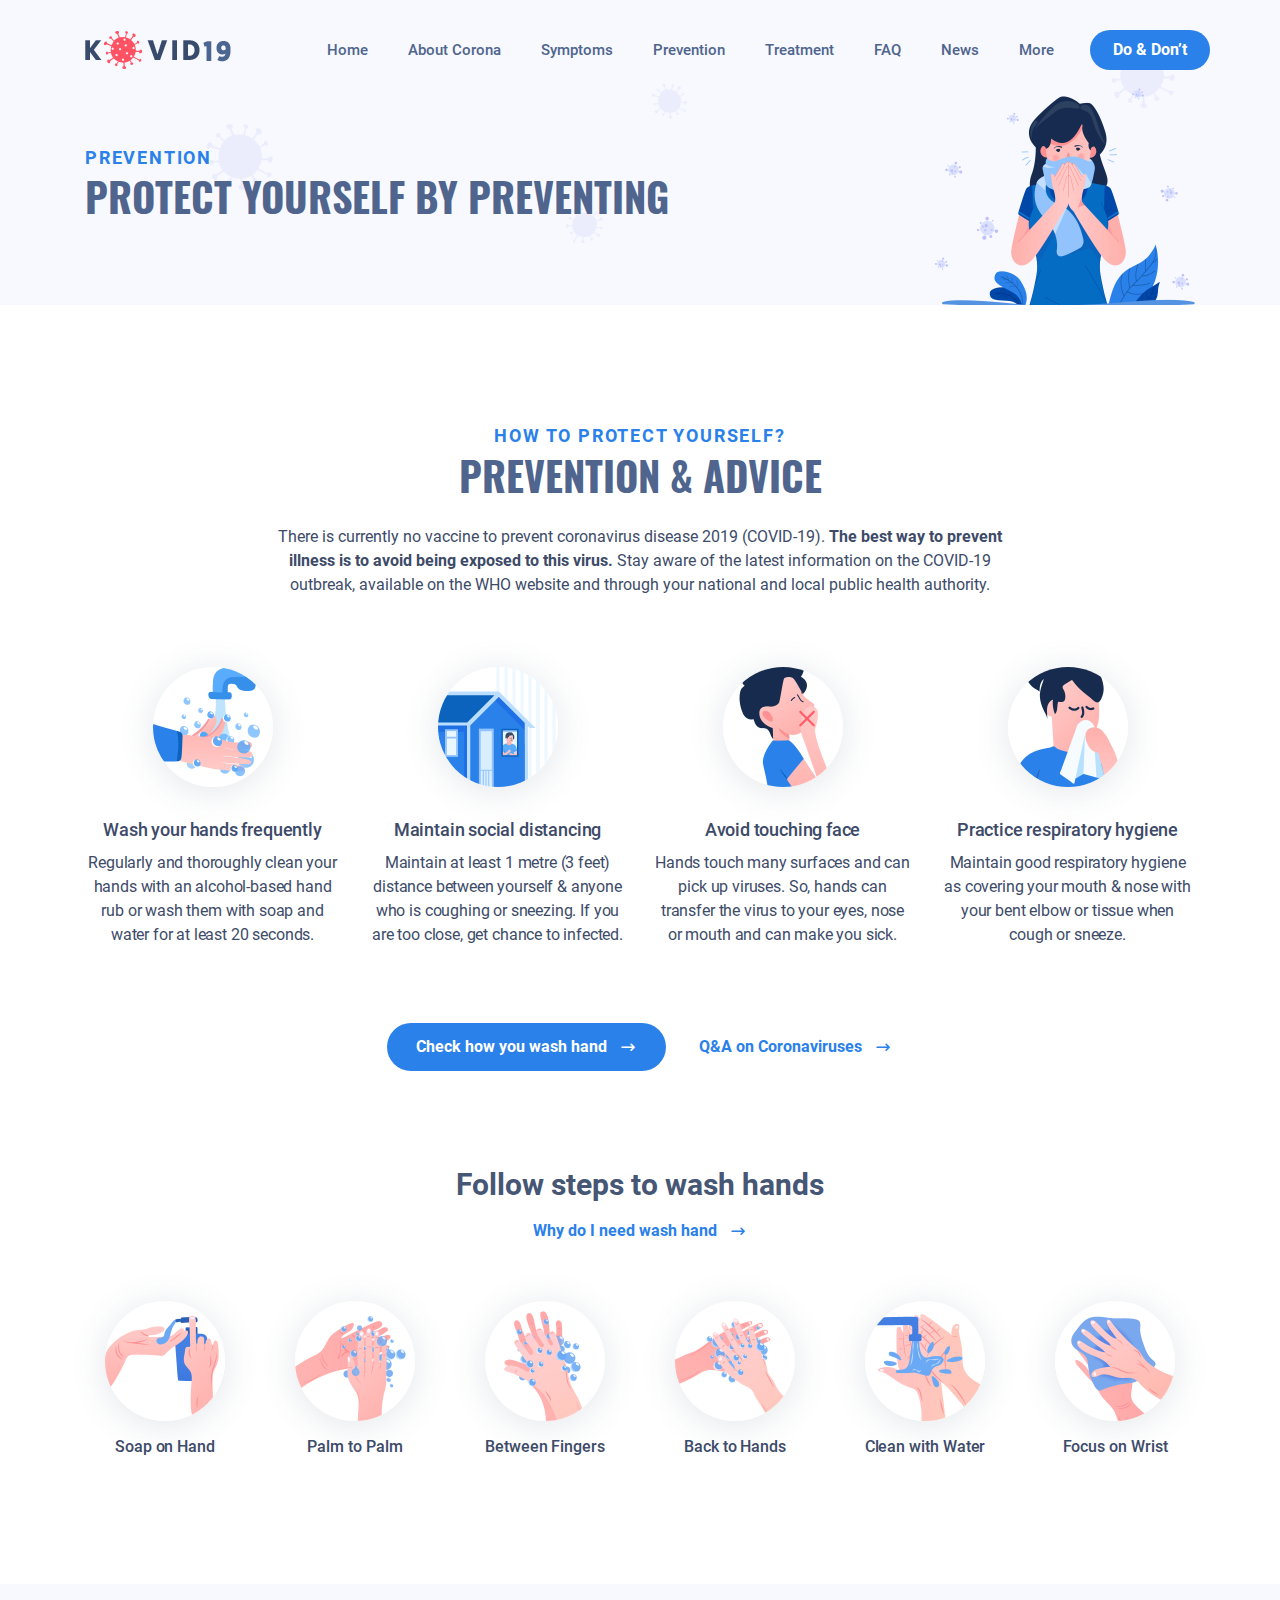
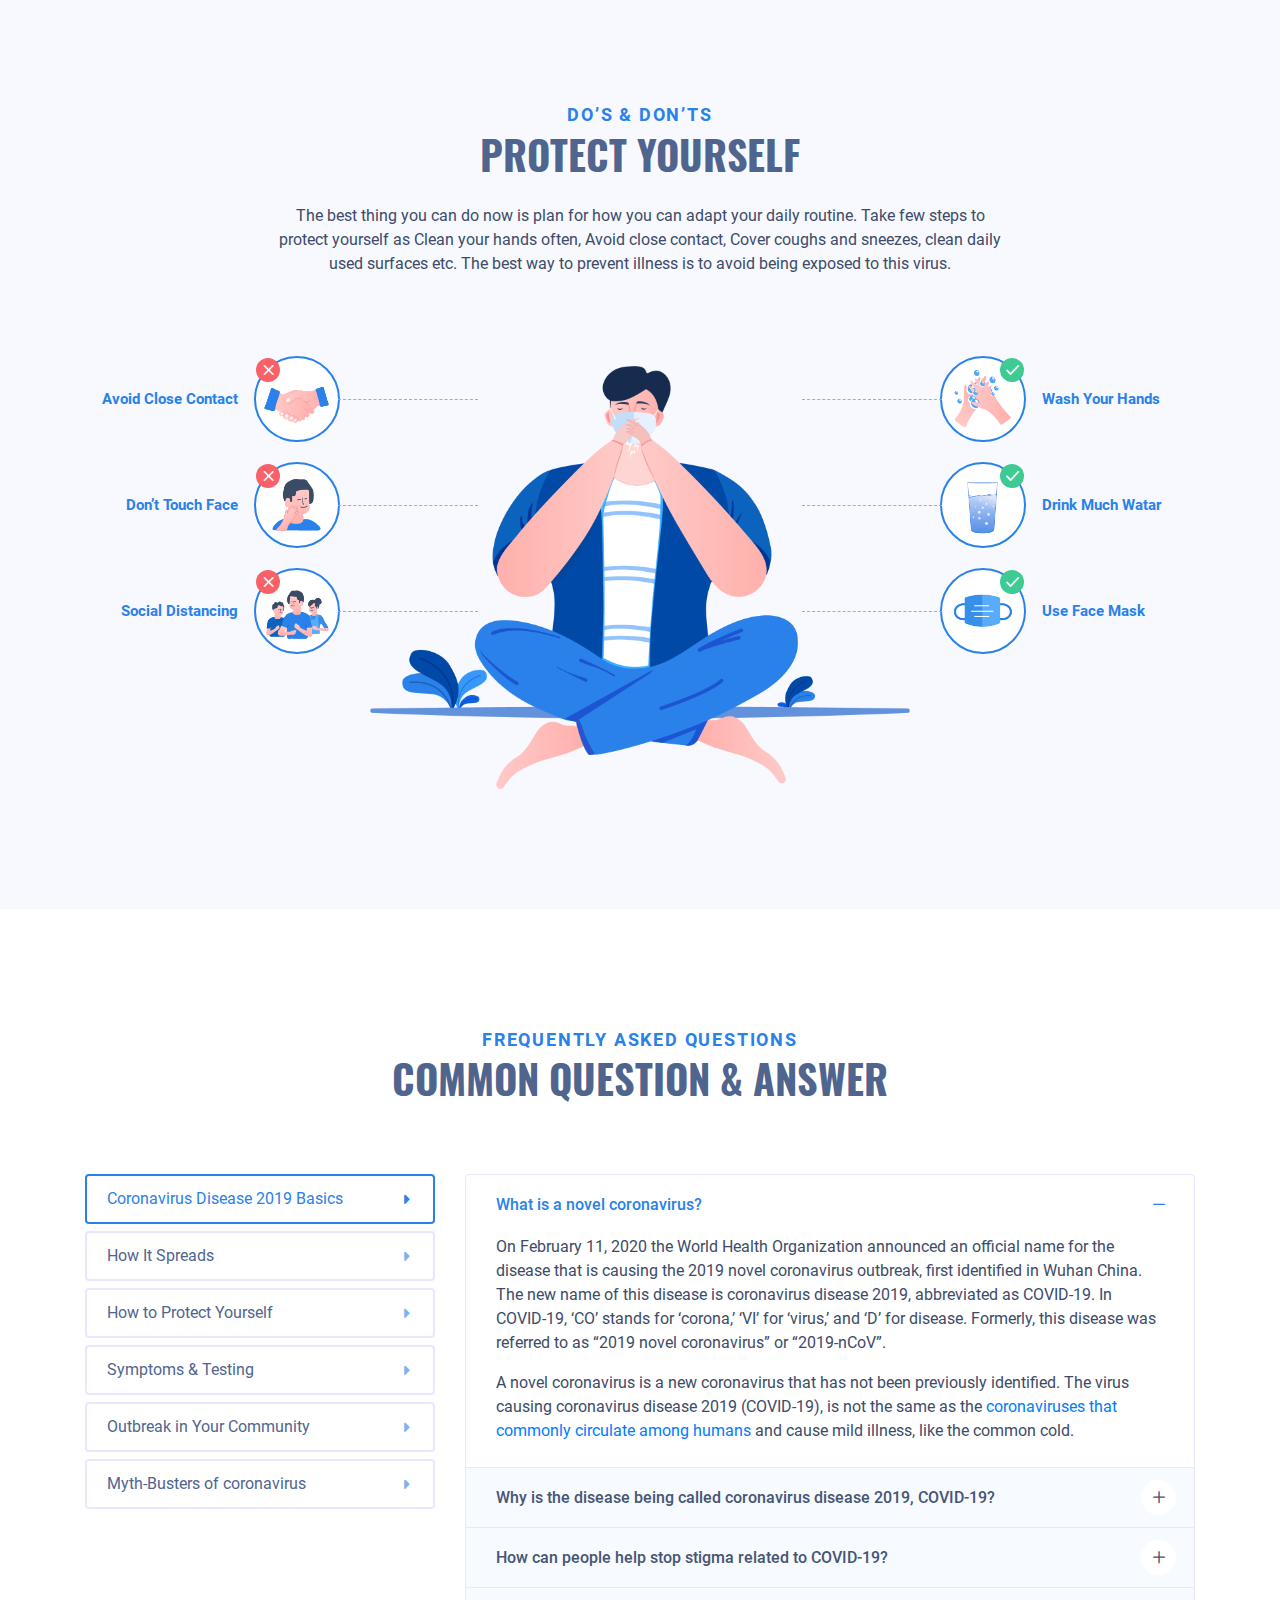
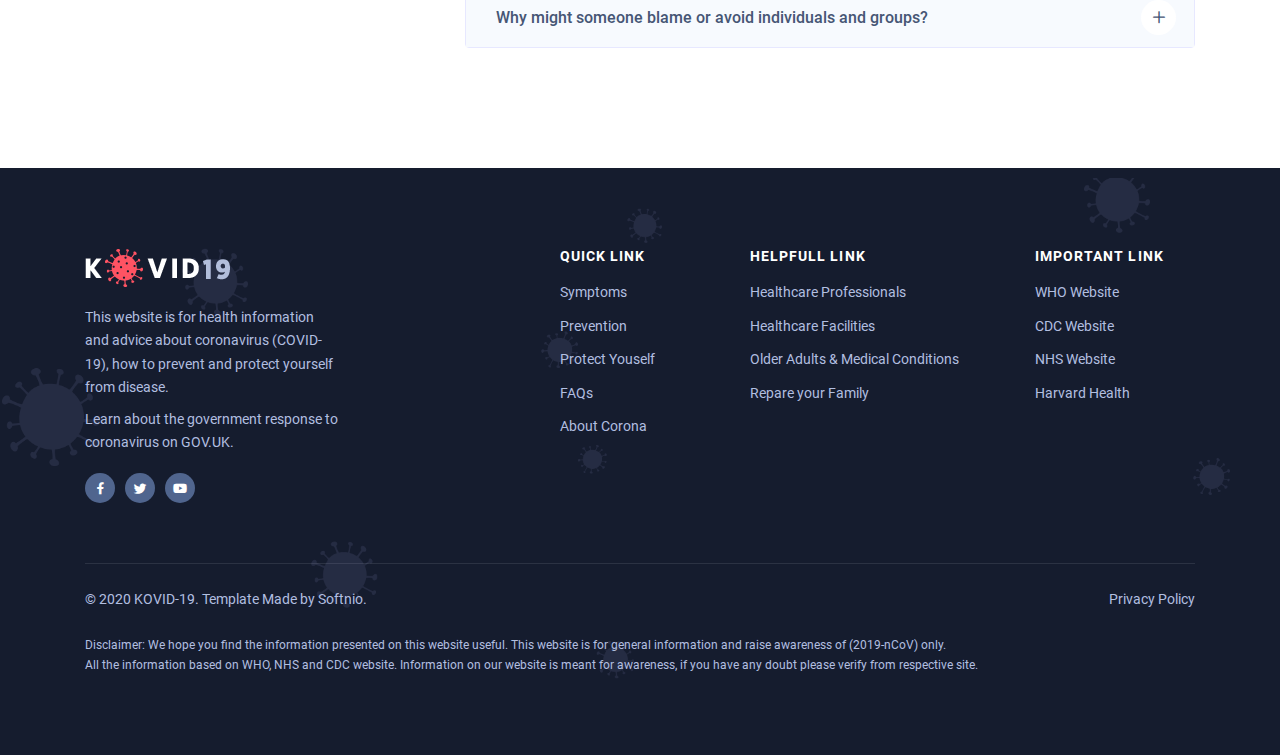
<file: prevention.html>
<!DOCTYPE html>
<html lang="zxx" class="js">
<head>
	<meta charset="utf-8">
    <meta name="author" content="Softnio">
    <meta name="viewport" content="width=device-width, initial-scale=1, shrink-to-fit=no">
    <meta name="description" content="">
    <!-- Fav Icon  -->
    <link rel="shortcut icon" href="images/favicon.png">
    <!-- Site Title  -->
    <title>Prevention | Coronavirus (COVID-19) Prevention & Informatics HTML Template</title>
    <!-- Bundle and Base CSS -->
    <link rel="stylesheet" href="assets/css/bundle.css?ver=112">
    <link rel="stylesheet" href="assets/css/styles.css?ver=112">
</head>

<body class="nk-body">

    <div class="nk-wrap">
        <header class="nk-header bg-light has-overlay" id="home">
            <div class="overlay shape shape-a-sm"></div><!-- Overlay Shape -->
            <div class="nk-navbar is-light is-sticky" id="navbar">
                <div class="container">
                    <div class="nk-navbar-wrap">
                        <div class="nk-navbar-logo logo">
                            <a href="./" class="logo-link">
                                <img class="logo-dark" src="images/logo-dark.png" srcset="images/logo-dark2x.png 2x" alt="logo">
                                <img class="logo-light" src="images/logo-white.png" srcset="images/logo-white2x.png 2x" alt="logo">
                            </a>
                        </div><!-- .nk-navbar-logo -->
                        <div class="nk-navbar-toggle d-lg-none">
                            <a href="#" class="toggle" data-menu-toggle="navbar-menu"><em class="icon-menu icon ni ni-menu"></em><em class="icon-close icon ni ni-cross"></em></a>
                        </div><!-- .nk-navbar-toggle -->
                        <nav class="nk-navbar-menu" id="navbar-menu">
                            <ul class="nk-menu">
                                <li class="nk-menu-item"><a class="scrollto nav-link nk-menu-link" href="./">Home</a></li>
                                <li class="nk-menu-item"><a class="scrollto nav-link nk-menu-link" href="#">About Corona</a></li>
                                <li class="nk-menu-item"><a class="scrollto nav-link nk-menu-link" href="#">Symptoms</a></li>
                                <li class="nk-menu-item"><a class="scrollto nav-link nk-menu-link" href="#">Prevention</a></li>
                                <li class="nk-menu-item"><a class="scrollto nav-link nk-menu-link" href="#">Treatment</a></li>
                                <li class="nk-menu-item"><a class="scrollto nav-link nk-menu-link" href="#">FAQ</a></li>
                                <li class="nk-menu-item"><a class="scrollto nav-link nk-menu-link" href="#">News</a></li>
                                <li class="nk-menu-item"><a class="nav-link nk-menu-link nk-menu-toggle" href="#">More</a>
                                    <ul class="nk-menu-dropdown nk-menu-sub">
                                        <li class="nk-menu-item"><a class="nav-link nk-menu-link" href="index.html">Landing V1</a></li>
                                        <li class="nk-menu-item"><a class="nav-link nk-menu-link" href="index-v2.html">Landing V2</a></li>
                                        <li class="nk-menu-item"><a class="nav-link nk-menu-link" href="prevention.html">Inner Page</a></li>
                                    </ul>
                                </li>
                            </ul>
                            <ul class="nk-menu-btns">
                                <li class="nk-menu-item"><a href="#" class="btn btn-sm scrollto nav-link">Do &amp; Don’t</a></li>
                            </ul>
                        </nav><!-- .nk-navbar-menu -->
                    </div><!-- .nk-navbar-wrap -->
                </div><!-- .container -->
            </div><!-- .nk-navbar -->
            <div class="nk-page-head">
                <div class="container">
                    <div class="nk-page-head-wrap">
                        <div class="nk-page-head-text">
                            <h5 class="subtitle">Prevention</h5>
                            <h2 class="title">Protect Yourself by Preventing</h2>
                        </div><!-- .nk-banner-block -->
                        <div class="nk-page-head-image">
                            <img src="images/gfx/page-head.png" alt="">
                        </div>
                    </div>
                </div><!-- .container -->
            </div><!-- .nk-banner -->
        </header><!-- .nk-header -->

        <main class="nk-pages">
            <section class="section section-l bg-white section-advice pb-0 ov-h" id="prevention">
                <div class="container">
                    <div class="section-head text-center wide-lg">
                        <h5 class="subtitle">How to Protect Yourself?</h5>
                        <h2 class="title">Prevention <br class="d-sm-none"> &amp; advice</h2>
                        <p>There is currently no vaccine to prevent coronavirus disease 2019 (COVID-19). <strong>The best way to prevent illness is to avoid being exposed to this virus.</strong> Stay aware of the latest information on the COVID-19 outbreak, available on the WHO website and through your national and local public health authority. </p>
                    </div><!-- .section-head -->
                    <div class="section-content">
                        <div class="row g-gs gy-sm-m">
                            <div class="col-lg-3 col-sm-6">
                                <div class="box3">
                                    <div class="box3-gfx">
                                        <img src="images/gfx/advice-a.png" alt="">
                                    </div>
                                    <div class="box3-content">
                                        <h5 class="title">Wash your hands frequently</h5>
                                        <p>Regularly and thoroughly clean your hands with an alcohol-based hand rub or wash them with soap and water for at least 20 seconds.</p>
                                    </div>
                                </div><!-- .box3 -->
                            </div><!-- .col -->
                            <div class="col-lg-3 col-sm-6">
                                <div class="box3">
                                    <div class="box3-gfx">
                                        <img src="images/gfx/advice-b.png" alt="">
                                    </div>
                                    <div class="box3-content">
                                        <h5 class="title">Maintain social distancing</h5>
                                        <p>Maintain at least 1 metre (3 feet) distance between yourself & anyone who is coughing or sneezing. If you are too close, get chance to infected.</p>
                                    </div>
                                </div><!-- .box3 -->
                            </div><!-- .col -->
                            <div class="col-lg-3 col-sm-6">
                                <div class="box3">
                                    <div class="box3-gfx">
                                        <img src="images/gfx/advice-c.png" alt="">
                                    </div>
                                    <div class="box3-content">
                                        <h5 class="title">Avoid touching face</h5>
                                        <p>Hands touch many surfaces and can pick up viruses. So, hands can transfer the virus to your eyes, nose or mouth and can make you sick.</p>
                                    </div>
                                </div><!-- .box3 -->
                            </div><!-- .col -->
                            <div class="col-lg-3 col-sm-6">
                                <div class="box3">
                                    <div class="box3-gfx">
                                        <img src="images/gfx/advice-d.png" alt="">
                                    </div>
                                    <div class="box3-content">
                                        <h5 class="title">Practice respiratory hygiene</h5>
                                        <p>Maintain good respiratory hygiene as covering your mouth & nose with your bent elbow or tissue when cough or sneeze.</p>
                                    </div>
                                </div><!-- .box3 -->
                            </div><!-- .col -->
                        </div><!-- .row -->
                        <ul class="section-actions">
                            <li><a href="#handwash" class="btn scrollto"><span>Check how you wash hand</span><em class="icon ni ni-arrow-long-right"></em></a></li>
                            <li><a href="#faq" class="btn btn-transparent scrollto"><span>Q&A on Coronaviruses</span><em class="icon ni ni-arrow-long-right"></em></a></li>
                        </ul><!-- .section-actions -->
                    </div><!-- .section-content -->
                </div><!-- .container -->
            </section><!-- .section -->

            <section class="section section-l bg-white section-handwash" id="handwash">
                <div class="container mt-n4">
                    <div class="section-subhead text-center">
                        <h4 class="title">Follow steps to <br class="d-sm-none"> wash hands</h4>
                        <a href="#faq" class="btn btn-sm btn-transparent scrollto"><span>Why do I need wash hand</span><em class="icon ni ni-arrow-long-right"></em></a>
                    </div>
                    <div class="section-content">
                        <div class="row g-gs justify-content-center">
                            <div class="col-6 col-mb-5 col-sm-4 col-lg-2">
                                <div class="box4">
                                    <div class="box4-gfx">
                                        <img src="images/gfx/hand-a.png" alt="">
                                    </div>
                                    <div class="box4-content">
                                        <h6 class="title">Soap on Hand</h6>
                                    </div>
                                </div><!-- .box4 -->
                            </div><!-- .col -->
                            <div class="col-6 col-mb-5 col-sm-4 col-lg-2">
                                <div class="box4">
                                    <div class="box4-gfx">
                                        <img src="images/gfx/hand-b.png" alt="">
                                    </div>
                                    <div class="box4-content">
                                        <h6 class="title">Palm to Palm</h6>
                                    </div>
                                </div><!-- .box4 -->
                            </div><!-- .col -->
                            <div class="col-6 col-mb-5 col-sm-4 col-lg-2">
                                <div class="box4">
                                    <div class="box4-gfx">
                                        <img src="images/gfx/hand-c.png" alt="">
                                    </div>
                                    <div class="box4-content">
                                        <h6 class="title">Between Fingers</h6>
                                    </div>
                                </div><!-- .box4 -->
                            </div><!-- .col -->
                            <div class="col-6 col-mb-5 col-sm-4 col-lg-2">
                                <div class="box4">
                                    <div class="box4-gfx">
                                        <img src="images/gfx/hand-d.png" alt="">
                                    </div>
                                    <div class="box4-content">
                                        <h6 class="title">Back to Hands</h6>
                                    </div>
                                </div><!-- .box4 -->
                            </div><!-- .col -->
                            <div class="col-6 col-mb-5 col-sm-4 col-lg-2">
                                <div class="box4">
                                    <div class="box4-gfx">
                                        <img src="images/gfx/hand-e.png" alt="">
                                    </div>
                                    <div class="box4-content">
                                        <h6 class="title">Clean with Water</h6>
                                    </div>
                                </div><!-- .box4 -->
                            </div><!-- .col -->
                            <div class="col-6 col-mb-5 col-sm-4 col-lg-2">
                                <div class="box4">
                                    <div class="box4-gfx">
                                        <img src="images/gfx/hand-f.png" alt="">
                                    </div>
                                    <div class="box4-content">
                                        <h6 class="title">Focus on Wrist</h6>
                                    </div>
                                </div><!-- .box4 -->
                            </div><!-- .col -->
                        </div><!-- .row -->
                    </div><!-- .section-content -->
                </div><!-- .container -->
            </section><!-- .section -->

            <section class="section section-l bg-light section-protect" id="protect">
                <div class="container">
                    <div class="section-head text-center wide-lg">
                        <h5 class="subtitle">Do’s &amp; Don’ts</h5>
                        <h2 class="title">Protect yourself</h2>
                        <p>The best thing you can do now is plan for how you can adapt your daily routine. Take few steps to protect yourself as Clean your hands often, Avoid close contact, Cover coughs and sneezes, clean daily used surfaces etc. The best way to prevent illness is to avoid being exposed to this virus.</p>
                    </div><!-- .section-head -->
                    <div class="section-content">
                        <div class="row g-gs justify-content-center flex-lg-nowrap">
                            <div class="col-md-8 col-lg-5 col-xl-6 align-self-end">
                                <div class="protect-block-gfx">
                                    <img src="images/gfx/protect.png" alt="">
                                </div>
                            </div><!-- .col -->
                            <div class="col-6 col-mb-5 col-sm-6 col-lg-4 col-xl-3 flex-grow-1 order-lg-first">
                                <div class="protect-item negative">
                                    <div class="protect-gfx">
                                        <img src="images/gfx/donts-a.png" alt="">
                                    </div>
                                    <div class="protect-text">
                                        <h5 class="title">Avoid Close Contact</h5>
                                    </div>
                                </div><!-- .protext-item -->
                                <div class="protect-item negative">
                                    <div class="protect-gfx">
                                        <img src="images/gfx/donts-b.png" alt="">
                                    </div>
                                    <div class="protect-text">
                                        <h5 class="title">Don’t Touch Face</h5>
                                    </div>
                                </div><!-- .protext-item -->
                                <div class="protect-item negative">
                                    <div class="protect-gfx">
                                        <img src="images/gfx/donts-c.png" alt="">
                                    </div>
                                    <div class="protect-text">
                                        <h5 class="title">Social Distancing</h5>
                                    </div>
                                </div><!-- .protext-item -->
                            </div><!-- .col -->
                            <div class="col-6 col-mb-5 col-sm-6 col-lg-4 col-xl-3 flex-grow-1 ">
                                <div class="protect-item positive">
                                    <div class="protect-gfx">
                                        <img src="images/gfx/dos-a.png" alt="">
                                    </div>
                                    <div class="protect-text">
                                        <h5 class="title">Wash Your Hands</h5>
                                    </div>
                                </div><!-- .protext-item -->
                                <div class="protect-item positive">
                                    <div class="protect-gfx">
                                        <img src="images/gfx/dos-b.png" alt="">
                                    </div>
                                    <div class="protect-text">
                                        <h5 class="title">Drink Much Watar</h5>
                                    </div>
                                </div><!-- .protext-item -->
                                <div class="protect-item positive">
                                    <div class="protect-gfx">
                                        <img src="images/gfx/dos-c.png" alt="">
                                    </div>
                                    <div class="protect-text">
                                        <h5 class="title">Use Face Mask</h5>
                                    </div>
                                </div><!-- .protext-item -->
                            </div><!-- .col -->
                        </div><!-- .row -->
                    </div><!-- .section-content -->
                </div><!-- .container -->
            </section><!-- .section -->
            
            <section class="section section-l bg-white section-faq" id="faq">
                <div class="container">
                    <div class="section-head text-center">
                        <h5 class="subtitle">Frequently Asked Questions</h5>
                        <h2 class="title">Common Question <br class="d-sm-none"> &amp; Answer</h2>
                    </div><!-- .section-head -->
                    <div class="section-content">
                        <div class="row g-gs">
                            <div class="col-lg-4">
                                <ul class="nav nav-tabs nav-tabs-vr nav-tabs-btns">
                                    <li class="nav-item">
                                      <a class="nav-link active" data-toggle="tab" href="#covid-basics">Coronavirus Disease 2019 Basics</a>
                                    </li>
                                    <li class="nav-item">
                                      <a class="nav-link" data-toggle="tab" href="#covid-spreads">How It Spreads</a>
                                    </li>
                                    <li class="nav-item">
                                      <a class="nav-link" data-toggle="tab" href="#covid-protect">How to Protect Yourself</a>
                                    </li>
                                    <li class="nav-item">
                                      <a class="nav-link" data-toggle="tab" href="#covid-symptoms">Symptoms &amp; Testing</a>
                                    </li>
                                    <li class="nav-item">
                                      <a class="nav-link" data-toggle="tab" href="#covid-outbreak">Outbreak in Your Community</a>
                                    </li>
                                    <li class="nav-item">
                                      <a class="nav-link" data-toggle="tab" href="#covid-myth">Myth-Busters of coronavirus</a>
                                    </li>
                                </ul><!-- .nav-tabs -->
                            </div><!-- .col -->
                            <div class="col-lg-8">
                                <div class="tab-content">
                                    <div class="tab-pane fade show active" id="covid-basics">
                                        <div class="accordion">
                                            <div class="accordion-item">
                                                <h5 class="accordion-title" data-toggle="collapse" data-target="#covid-basics-01">What is a novel coronavirus? <span class="accordion-icon"></span></h5>
                                                <div id="covid-basics-01" class="collapse show">
                                                    <div class="accordion-content">
                                                        <p>On February 11, 2020 the World Health Organization announced an official name for the disease that is causing the 2019 novel coronavirus outbreak, first identified in Wuhan China. The new name of this disease is coronavirus disease 2019, abbreviated as COVID-19. In COVID-19, ‘CO’ stands for ‘corona,’ ‘VI’ for ‘virus,’ and ‘D’ for disease. Formerly, this disease was referred to as “2019 novel coronavirus” or “2019-nCoV”.</p>
                                                        <p>A novel coronavirus is a new coronavirus that has not been previously identified. The virus causing coronavirus disease 2019 (COVID-19), is not the same as the <a href="https://www.cdc.gov/coronavirus/2019-ncov/index.html" target="_blank">coronaviruses that commonly circulate among humans</a> and cause mild illness, like the common cold.</p>
                                                    </div>
                                                </div>
                                            </div>
                                            <div class="accordion-item">
                                                <h5 class="accordion-title collapsed" data-toggle="collapse" data-target="#covid-basics-02">Why is the disease being called coronavirus disease 2019, COVID-19?<span class="accordion-icon"></span></h5>
                                                <div id="covid-basics-02" class="collapse">
                                                    <div class="accordion-content">
                                                        <p>On February 11, 2020 the World Health Organization announced an official name for the disease that is causing the 2019 novel coronavirus outbreak, first identified in Wuhan China. The new name of this disease is coronavirus disease 2019, abbreviated as COVID-19. In COVID-19, ‘CO’ stands for ‘corona,’ ‘VI’ for ‘virus,’ and ‘D’ for disease. Formerly, this disease was referred to as “2019 novel coronavirus” or “2019-nCoV”.</p>
                                                        <p>There are <a href="https://www.cdc.gov/coronavirus/2019-ncov/index.html" target="_blank">many types</a> of human coronaviruses including some that commonly cause mild upper-respiratory tract illnesses. COVID-19 is a new disease, caused be a novel (or new) coronavirus that has not previously been seen in humans. The name of this disease was selected following the World Health Organization (WHO) best practiceexternal icon for naming of new human infectious diseases.</p>
                                                    </div>
                                                </div>
                                            </div>
                                            <div class="accordion-item">
                                                <h5 class="accordion-title collapsed" data-toggle="collapse" data-target="#covid-basics-03">How can people help stop stigma related to COVID-19? <span class="accordion-icon"></span></h5>
                                                <div id="covid-basics-03" class="collapse">
                                                    <div class="accordion-content">
                                                        <p>People can fight stigma and help, not hurt, others by providing social support. Counter stigma by learning and sharing facts. Communicating the facts that viruses do not target specific racial or ethnic groups and how COVID-19 actually spreads can help stop stigma.</p>
                                                    </div>
                                                </div>
                                            </div>
                                            <div class="accordion-item">
                                                <h5 class="accordion-title collapsed" data-toggle="collapse" data-target="#covid-basics-04">Why might someone blame or avoid individuals and groups? <span class="accordion-icon"></span></h5>
                                                <div id="covid-basics-04" class="collapse">
                                                    <div class="accordion-content">
                                                        <p>People in the U.S. may be worried or anxious about friends and relatives who are living in or visiting areas where COVID-19 is spreading. Some people are worried about the disease. Fear and anxiety can lead to social stigma, for example, towards Chinese or other Asian Americans or people who were in quarantine.</p>
                                                        <p>Stigma is discrimination against an identifiable group of people, a place, or a nation. Stigma is associated with a lack of knowledge about how COVID-19 spreads, a need to blame someone, fears about disease and death, and gossip that spreads rumors and myths.</p>
                                                        <p>Stigma hurts everyone by creating more fear or anger towards ordinary people instead of the disease that is causing the problem.</p>
                                                    </div>
                                                </div>
                                            </div>
                                        </div>
                                    </div>
                                    <div class="tab-pane fade" id="covid-spreads">
                                        <div class="accordion">
                                            <div class="accordion-item">
                                                <h5 class="accordion-title" data-toggle="collapse" data-target="#covid-spreads-01">What is the source of the virus? <span class="accordion-icon"></span></h5>
                                                <div id="covid-spreads-01" class="collapse show">
                                                    <div class="accordion-content">
                                                        <p>Coronaviruses are a large family of viruses. Some cause illness in people, and others, such as canine and feline coronaviruses, only infect animals. Rarely, animal coronaviruses that infect animals have emerged to infect people and can spread between people. This is suspected to have occurred for the virus that causes COVID-19. Middle East Respiratory Syndrome (MERS) and Severe Acute Respiratory Syndrome (SARS) are two other examples of coronaviruses that originated from animals and then spread to people. More information about the source and spread of COVID-19 is available on the <a href="https://www.cdc.gov/coronavirus/2019-ncov/cases-updates/summary.html" target="_blank">Situation Summary: Source and Spread of the Virus</a>.</p>
                                                    </div>
                                                </div>
                                            </div>
                                            <div class="accordion-item">
                                                <h5 class="accordion-title collapsed" data-toggle="collapse" data-target="#covid-spreads-02">How does the virus spread?<span class="accordion-icon"></span></h5>
                                                <div id="covid-spreads-02" class="collapse">
                                                    <div class="accordion-content">
                                                        <p>This virus was first detected in Wuhan City, Hubei Province, China. The first infections were linked to a live animal market, but the virus is now spreading from person-to-person. It’s important to note that person-to-person spread can happen on a continuum. Some viruses are highly contagious (like measles), while other viruses are less so.</p>
                                                        <p>The virus that causes COVID-19 seems to be spreading easily and sustainably in the community (“community spread”) in <a href="https://www.cdc.gov/coronavirus/2019-ncov/prepare/transmission.html" target="_blank">some affected geographic areas</a>. Community spread means people have been infected with the virus in an area, including some who are not sure how or where they became infected.</p><p>Learn what is known about the <a href="https://www.cdc.gov/coronavirus/2019-ncov/about/transmission.html" target="_blank">spread of newly emerged coronaviruses</a>.</p>
                                                    </div>
                                                </div>
                                            </div>
                                            <div class="accordion-item">
                                                <h5 class="accordion-title collapsed" data-toggle="collapse" data-target="#covid-spreads-03">Can someone who has had COVID-19 spread the illness to others? <span class="accordion-icon"></span></h5>
                                                <div id="covid-spreads-03" class="collapse">
                                                    <div class="accordion-content">
                                                        <p>The virus that causes COVID-19 is <a href="https://www.cdc.gov/coronavirus/2019-ncov/prepare/transmission.html" target="_blank">spreading from person-to-person</a>. Someone who is actively sick with COVID-19 can spread the illness to others. That is why CDC recommends that these patients be isolated either in the hospital or at home (depending on how sick they are) until they are better and no longer pose a risk of infecting others.</p>
                                                        <p>How long someone is actively sick can vary so the decision on when to release someone from isolation is made on a case-by-case basis in consultation with doctors, infection prevention and control experts, and public health officials and involves considering specifics of each situation including disease severity, illness signs and symptoms, and results of laboratory testing for that patient.</p>
                                                        <p>Current <a href="https://www.cdc.gov/coronavirus/2019-ncov/hcp/disposition-hospitalized-patients.html" target="_blank">CDC guidance for when it is OK to release someone from isolation</a>&nbsp;is made on a case by case basis and includes meeting all of the following requirements:</p>
                                                        <ul>
                                                            <li>The patient is free from fever without the use of fever-reducing medications.</li>
                                                            <li>The patient is no longer showing symptoms, including cough.</li>
                                                            <li>The patient has tested negative on at least two consecutive respiratory specimens collected at least 24 hours apart.</li>
                                                        </ul>
                                                        <p>Someone who has been released from isolation is not considered to pose a risk of infection to others.</p>
                                                    </div>
                                                </div>
                                            </div>
                                            <div class="accordion-item">
                                                <h5 class="accordion-title collapsed" data-toggle="collapse" data-target="#covid-spreads-04">Will warm weather stop the outbreak of COVID-19?<span class="accordion-icon"></span></h5>
                                                <div id="covid-spreads-04" class="collapse">
                                                    <div class="accordion-content">
                                                        <p>It is not yet known whether weather and temperature impact the spread of COVID-19. Some other viruses, like the common cold and flu, spread more during cold weather months but that does not mean it is impossible to become sick with these viruses during other months.  At this time, it is not known whether the spread of COVID-19 will decrease when weather becomes warmer.  There is much more to learn about the transmissibility, severity, and other features associated with COVID-19 and investigations are ongoing.</p>
                                                    </div>
                                                </div>
                                            </div>
                                            <div class="accordion-item">
                                                <h5 class="accordion-title collapsed" data-toggle="collapse" data-target="#covid-spreads-05">Can the virus that causes COVID-19 be spread through food, including refrigerated or frozen food?<span class="accordion-icon"></span></h5>
                                                <div id="covid-spreads-05" class="collapse">
                                                    <div class="accordion-content">
                                                        <p>Coronaviruses are generally thought to be spread from person-to-person through respiratory droplets. Currently there is no evidence to support transmission of COVID-19 associated with food. Before preparing or eating food it is important to always wash your hands with soap and water for 20 seconds for general food safety. Throughout the day wash your hands after blowing your nose, coughing or sneezing, or going to the bathroom.</p>
                                                        <p>It may be possible that a person can get COVID-19 by touching a surface or object that has the virus on it and then touching their own mouth, nose, or possibly their eyes, but this is not thought to be the main way the virus spreads.</p>
                                                        <p>In general, because of poor survivability of these coronaviruses on surfaces, there is likely very low risk of spread from food products or packaging that are shipped over a period of days or weeks at ambient, refrigerated, or frozen temperatures.</p>
                                                        <p>Learn what is known about the <a href="https://www.cdc.gov/coronavirus/2019-ncov/prepare/transmission.html" target="_blank">spread of COVID-19</a>.
                                                    </div>
                                                </div>
                                            </div>
                                            <div class="accordion-item">
                                                <h5 class="accordion-title collapsed" data-toggle="collapse" data-target="#covid-spreads-06">What is community spread?<span class="accordion-icon"></span></h5>
                                                <div id="covid-spreads-06" class="collapse">
                                                    <div class="accordion-content">
                                                        <p>Community spread means people have been infected with the virus in an area, including some who are not sure how or where they became infected.</p>
                                                    </div>
                                                </div>
                                            </div>
                                        </div>
                                    </div>
                                    <div class="tab-pane fade" id="covid-protect">
                                        <div class="accordion">
                                            <div class="accordion-item">
                                                <h5 class="accordion-title" data-toggle="collapse" data-target="#covid-protect-01">What can I do to protect myself and prevent the spread of disease?<span class="accordion-icon"></span></h5>
                                                <div id="covid-protect-01" class="collapse show">
                                                    <div class="accordion-content">
                                                        <h5>Protection measures for everyone</h5>
                                                        <p>Stay aware of the latest information on the COVID-19 outbreak, available on the WHO website and through your national and local public health authority. Many countries around the world have seen cases of COVID-19 and several have seen outbreaks. Authorities in China and some other countries have succeeded in slowing or stopping their outbreaks. However, the situation is unpredictable so check regularly for the latest news.</p>
                                                        <p>You can reduce your chances of being infected or spreading COVID-19 by taking some simple precautions:</p>
                                                        <ul class="list-dot">
                                                            <li>Regularly and thoroughly clean your hands with an alcohol-based hand rub or wash them with soap and water. 
                                                                <br><strong>Why?</strong> Washing your hands with soap and water or using alcohol-based hand rub kills viruses that may be on your hands.</li>

                                                            <li>Maintain at least 1 metre (3 feet) distance between yourself and anyone who is coughing or sneezing. 
                                                                <br><strong>Why?</strong> When someone coughs or sneezes they spray small liquid droplets from their nose or mouth which may contain virus. If you are too close, you can breathe in the droplets, including the COVID-19 virus if the person coughing has the disease.</li>

                                                            <li>Avoid touching eyes, nose and mouth.
                                                                <br><strong>Why?</strong> Hands touch many surfaces and can pick up viruses. Once contaminated, hands can transfer the virus to your eyes, nose or mouth. From there, the virus can enter your body and can make you sick.</li>


                                                            <li>Make sure you, and the people around you, follow good respiratory hygiene. This means covering your mouth and nose with your bent elbow or tissue when you cough or sneeze. Then dispose of the used tissue immediately.
                                                            <br><strong>Why?</strong> Droplets spread virus. By following good respiratory hygiene you protect the people around you from viruses such as cold, flu and COVID-19.</li>

                                                            <li>Stay home if you feel unwell. If you have a fever, cough and difficulty breathing, seek medical attention and call in advance. Follow the directions of your local health authority.
                                                            <br><strong>Why?</strong> National and local authorities will have the most up to date information on the situation in your area. Calling in advance will allow your health care provider to quickly direct you to the right health facility. This will also protect you and help prevent spread of viruses and other infections.</li>

                                                            <li>Keep up to date on the latest COVID-19 hotspots (cities or local areas where COVID-19 is spreading widely). If possible, avoid traveling to places  – especially if you are an older person or have diabetes, heart or lung disease.
                                                            <br><strong>Why?</strong> You have a higher chance of catching COVID-19 in one of these areas.</li>
                                                        </ul>
                                                    </div>
                                                </div>
                                            </div>
                                            <div class="accordion-item">
                                                <h5 class="accordion-title collapsed" data-toggle="collapse" data-target="#covid-protect-02">What should I do if I had close contact with someone who has COVID-19?<span class="accordion-icon"></span></h5>
                                                <div id="covid-protect-02" class="collapse">
                                                    <div class="accordion-content">
                                                        <p>Household members, intimate partners, and caregivers in a nonhealthcare setting may have close contact2 with a person with symptomatic, laboratory-confirmed COVID-19 or a person under investigation. Close contacts should monitor their health; they should call their healthcare provider right away if they develop symptoms suggestive of COVID-19 (e.g., fever, cough, shortness of breath)</p>
                                                        <p>Close contacts should also follow these recommendations:</p>
                                                        <ul class="list-dot">
                                                            <li>Make sure that you understand and can help the patient follow their healthcare provider’s instructions for medication(s) and care. You should help the patient with basic needs in the home and provide support for getting groceries, prescriptions, and other personal needs.</li>
                                                            <li>Monitor the patient’s symptoms. If the patient is getting sicker, call his or her healthcare provider and tell them that the patient has laboratory-confirmed COVID-19. This will help the healthcare provider’s office take steps to keep other people in the office or waiting room from getting infected. Ask the healthcare provider to call the local or state health department for additional guidance. If the patient has a medical emergency and you need to call 911, notify the dispatch personnel that the patient has, or is being evaluated for COVID-19.</li>
                                                            <li>Household members should stay in another room or be separated from the patient as much as possible. Household members should use a separate bedroom and bathroom, if available.</li>
                                                            <li>Prohibit visitors who do not have an essential need to be in the home.</li>
                                                            <li>Household members should care for any pets in the home. Do not handle pets or other animals while sick.&nbsp; For more information, see <a href="https://www.cdc.gov/coronavirus/2019-ncov/faq.html/#2019-nCoV-and-animals" target="_blank">COVID-19 and Animals</a>.</li>
                                                            <li>Make sure that shared spaces in the home have good air flow, such as by an air conditioner or an opened window, weather permitting.</li>
                                                            <li>Perform hand hygiene frequently. Wash your hands often with soap and water for at least 20 seconds or use an alcohol-based hand sanitizer that contains 60 to 95% alcohol, covering all surfaces of your hands and rubbing them together until they feel dry. Soap and water should be used preferentially if hands are visibly dirty.</li>
                                                            <li>Avoid touching your eyes, nose, and mouth with unwashed hands.</li>
                                                            <li>The patient should wear a facemask when you are around other people. If the patient is not able to wear a facemask (for example, because it causes trouble breathing), you, as the caregiver, should wear a mask when you are in the same room as the patient.</li>
                                                            <li>Wear a disposable facemask and gloves when you touch or have contact with the patient’s blood, stool, or body fluids, such as saliva, sputum, nasal mucus, vomit, urine.
                                                                <ul>
                                                                    <li>Throw out disposable facemasks and gloves after using them. Do not reuse.</li>
                                                                    <li>When removing personal protective equipment, first remove and dispose of gloves. Then, immediately clean your hands with soap and water or alcohol-based hand sanitizer. Next, remove and dispose of facemask, and immediately clean your hands again with soap and water or alcohol-based hand sanitizer.</li>
                                                                </ul>
                                                            </li>
                                                            <li>Avoid sharing household items with the patient. You should not share dishes, drinking glasses, cups, eating utensils, towels, bedding, or other items. After the patient uses these items, you should wash them thoroughly (see below “Wash laundry thoroughly”).</li>
                                                            <li>Clean all “high-touch” surfaces, such as counters, tabletops, doorknobs, bathroom fixtures, toilets, phones, keyboards, tablets, and bedside tables, every day. Also, clean any surfaces that may have blood, stool, or body fluids on them.
                                                                <ul>
                                                                    <li>Use a household cleaning spray or wipe, according to the label instructions. Labels contain instructions for safe and effective use of the cleaning product including precautions you should take when applying the product, such as wearing gloves and making sure you have good ventilation during use of the product.</li>
                                                                </ul>
                                                            </li>
                                                            <li>Wash laundry thoroughly.
                                                                <ul>
                                                                    <li>Immediately remove and wash clothes or bedding that have blood, stool, or body fluids on them.</li>
                                                                    <li>Wear disposable gloves while handling soiled items and keep soiled items away from your body. Clean your hands (with soap and water or an alcohol-based hand sanitizer) immediately after removing your gloves.</li>
                                                                    <li>Read and follow directions on labels of laundry or clothing items and detergent. In general, using a normal laundry detergent according to washing machine instructions and dry thoroughly using the warmest temperatures recommended on the clothing label.</li>
                                                                </ul>
                                                            </li>
                                                            <li>Place all used disposable gloves, facemasks, and other contaminated items in a lined container before disposing of them with other household waste. Clean your hands (with soap and water or an alcohol-based hand sanitizer) immediately after handling these items. Soap and water should be used preferentially if hands are visibly dirty.</li>
                                                            <li>Discuss any additional questions with your state or local health department or healthcare provider. Check available hours when contacting your local health department.</li>
                                                        </ul>
                                                    </div>
                                                </div>
                                            </div>
                                            <div class="accordion-item">
                                                <h5 class="accordion-title collapsed" data-toggle="collapse" data-target="#covid-protect-03">Who is at higher risk for serious illness from COVID-19? <span class="accordion-icon"></span></h5>
                                                <div id="covid-protect-03" class="collapse">
                                                    <div class="accordion-content">
                                                        <p><strong>Older adults and people of any age who have serious underlying medical conditions</strong> may be at higher risk for more serious complications from COVID-19. These people who may be at higher risk of getting very sick from this illness, includes:</p>
                                                        <ul class="list-dot">
                                                            <li><strong>Older adults</strong></li>
                                                            <li><strong>People who have serious underlying medical conditions</strong> like:
                                                                <ul>
                                                                    <li>Heart disease</li>
                                                                    <li>Diabetes</li>
                                                                    <li>Lung disease</li>
                                                                </ul>
                                                            </li>
                                                        </ul>
                                                    </div>
                                                </div>
                                            </div>
                                            <div class="accordion-item">
                                                <h5 class="accordion-title collapsed" data-toggle="collapse" data-target="#covid-protect-04">What should people at higher risk of serious illness with COVID-19 do?<span class="accordion-icon"></span></h5>
                                                <div id="covid-protect-04" class="collapse">
                                                    <div class="accordion-content">
                                                        <p>If you are at higher risk of getting very sick from COVID-19, you should: stock up on supplies; take everyday precautions to keep space between yourself and others; when you go out in public, keep away from others who are sick; limit close contact and wash your hands often; and avoid crowds, cruise travel, and non-essential travel. If there is an outbreak in your community, stay home as much as possible. Watch for symptoms and emergency signs. If you get sick, stay home and call your doctor. More information on how to prepare, what to do if you get sick, and how communities and caregivers can support those at higher risk is available on <a href="https://www.cdc.gov/coronavirus/2019-ncov/specific-groups/high-risk-complications.html" target="_blank">People at Risk for Serious Illness from COVID-19</a>.</p>
                                                    </div>
                                                </div>
                                            </div>
                                            <div class="accordion-item">
                                                <h5 class="accordion-title collapsed" data-toggle="collapse" data-target="#covid-protect-05">Should I wear a mask to protect myself?<span class="accordion-icon"></span></h5>
                                                <div id="covid-protect-05" class="collapse">
                                                    <div class="accordion-content">
                                                        <p>Only wear a mask if you are ill with COVID-19 symptoms (especially coughing) or looking after someone who may have COVID-19. Disposable face mask can only be used once. If you are not ill or looking after someone who is ill then you are wasting a mask. There is a world-wide shortage of masks, so WHO urges people to use masks wisely.</p>
                                                        <p>WHO advises rational use of medical masks to avoid unnecessary wastage of precious resources and mis-use of masks  (<a href="https://www.who.int/emergencies/diseases/novel-coronavirus-2019/advice-for-public/when-and-how-to-use-masks" target="_blank">see Advice on the use of masks</a>).</p>
                                                        <p>The most effective ways to protect yourself and others against COVID-19 are to frequently clean your hands, cover your cough with the bend of elbow or tissue and maintain a distance of at least 1 meter (3 feet) from people who are coughing or sneezing. See basic protective measures against the new coronavirus for more information.</p>
                                                    </div>
                                                </div>
                                            </div>
                                        </div>
                                    </div>
                                    <div class="tab-pane fade" id="covid-symptoms">
                                        <div class="accordion">
                                            <div class="accordion-item">
                                                <h5 class="accordion-title" data-toggle="collapse" data-target="#covid-symptoms-01">What are the symptoms of COVID-19?<span class="accordion-icon"></span></h5>
                                                <div id="covid-symptoms-01" class="collapse show">
                                                    <div class="accordion-content">
                                                        <p>The most common symptoms of COVID-19 are fever, tiredness, and dry cough. Some patients may have aches and pains, nasal congestion, runny nose, sore throat or diarrhea. These symptoms are usually mild and begin gradually. Some people become infected but don’t develop any symptoms and don't feel unwell. Most people (about 80%) recover from the disease without needing special treatment. Around 1 out of every 6 people who gets COVID-19 becomes seriously ill and develops difficulty breathing. Older people, and those with underlying medical problems like high blood pressure, heart problems or diabetes, are more likely to develop serious illness. People with fever, cough and difficulty breathing should seek medical attention. </p>
                                                        <p>Read about <a href="https://www.cdc.gov/coronavirus/2019-ncov/symptoms-testing/symptoms.html" target="_blank">COVID-19 Symptoms from CDC.gov</a>.</p>
                                                    </div>
                                                </div>
                                            </div>
                                            <div class="accordion-item">
                                                <h5 class="accordion-title collapsed" data-toggle="collapse" data-target="#covid-symptoms-02">Should I be tested for COVID-19?<span class="accordion-icon"></span></h5>
                                                <div id="covid-symptoms-02" class="collapse">
                                                    <div class="accordion-content">
                                                        <p>Not everyone needs to be tested for COVID-19. For information about testing, see <a href="https://www.cdc.gov/coronavirus/2019-ncov/symptoms-testing/testing.html" target="_blank">Testing for COVID-19</a>.</p>
                                                    </div>
                                                </div>
                                            </div>
                                            <div class="accordion-item">
                                                <h5 class="accordion-title collapsed" data-toggle="collapse" data-target="#covid-symptoms-03">Where can I get tested for COVID-19?<span class="accordion-icon"></span></h5>
                                                <div id="covid-symptoms-03" class="collapse">
                                                    <div class="accordion-content">
                                                        <p>The process and locations for testing vary from place to place. Contact your state, local, tribal, or territorial department for more information, or reach out to a medical provider. State and local public health departments have received tests from CDC while medical providers are getting tests developed by commercial manufacturers. While supplies of these tests are increasing, it may still be difficult to find someplace to get tested.</p>
                                                    </div>
                                                </div>
                                            </div>
                                            <div class="accordion-item">
                                                <h5 class="accordion-title collapsed" data-toggle="collapse" data-target="#covid-symptoms-04">Can a person test negative and later test positive for COVID-19? <span class="accordion-icon"></span></h5>
                                                <div id="covid-symptoms-04" class="collapse">
                                                    <div class="accordion-content">
                                                        <p>Using the CDC-developed diagnostic test, a negative result means that the virus that causes COVID-19 was not found in the person’s sample. In the early stages of infection, it is possible the virus will not be detected.</p>
                                                        <p>For COVID-19, a negative test result for a sample collected while a person has symptoms likely means that the COVID-19 virus is not causing their current illness.</p>
                                                    </div>
                                                </div>
                                            </div>
                                        </div>
                                    </div>
                                    <div class="tab-pane fade" id="covid-outbreak">
                                        <div class="accordion">
                                            <div class="accordion-item">
                                                <h5 class="accordion-title" data-toggle="collapse" data-target="#covid-outbreak-01">What should I do if there is an outbreak in my community?<span class="accordion-icon"></span></h5>
                                                <div id="covid-outbreak-01" class="collapse show">
                                                    <div class="accordion-content">
                                                        <p>During an outbreak, stay calm and put your preparedness plan to work. Follow the steps below:</p>
                                                        <p><strong><a href="https://www.cdc.gov/coronavirus/2019-ncov/about/prevention-treatment.html" target="_blank">Protect yourself and others</a>.</strong></p>
                                                        <ul class="list-dot">
                                                            <li>Stay home if you are sick. Keep away from people who are sick. Limit close contact with others as much as possible (about 6 feet).</li>
                                                        </ul>
                                                        <p><strong>Put your household plan into action. </strong></p>
                                                        <ul class="list-dot">
                                                            <li><strong>Stay informed about the local COVID-19 situation</strong>. Be aware of temporary school dismissals in your area, as this may affect your household’s daily routine.</li>
                                                        </ul>
                                                        <ul class="list-dot">
                                                            <li><strong>Continue practicing everyday preventive actions. </strong>Cover coughs and sneezes with a tissue and wash your hands often with soap and water for at least 20 seconds. If soap and water are not available, use a hand sanitizer that contains 60% alcohol. Clean frequently touched surfaces and objects daily using a regular household detergent and water.</li>
                                                            <li><strong>Notify your workplace as soon as possible if your regular work schedule changes.</strong> Ask to work from home or take leave if you or someone in your household gets sick with <a href="https://www.cdc.gov/coronavirus/2019-ncov/about/symptoms.html" target="_blank">COVID-19 symptoms</a>, or if your child’s school is dismissed temporarily. <a href="https://www.cdc.gov/coronavirus/2019-ncov/specific-groups/guidance-business-response.html" target="_blank">Learn how businesses and employers can plan for and respond to COVID-19.</a></li>
                                                            <li><strong>Stay in touch with others by phone or email. </strong>If you have a chronic medical condition and live alone, ask family, friends, and health care providers to check on you during an outbreak. Stay in touch with family and friends, especially those at increased risk of developing severe illness, such as older adults and people with severe chronic medical conditions.</li>
                                                        </ul>
                                                    </div>
                                                </div>
                                            </div>
                                            <div class="accordion-item">
                                                <h5 class="accordion-title collapsed" data-toggle="collapse" data-target="#covid-outbreak-02">How do I prepare my children in case of COVID-19 outbreak in our community? <span class="accordion-icon"></span></h5>
                                                <div id="covid-outbreak-02" class="collapse">
                                                    <div class="accordion-content">
                                                        <p>Outbreaks can be stressful for adults and children. Talk with your children about the outbreak, try to stay calm, and reassure them that they are safe. If appropriate, explain to them that most illness from COVID-19 seems to be mild.</p>
                                                        <p><a href="https://www.cdc.gov/childrenindisasters/helping-children-cope.html" target="_blank">Children respond differently to stressful situations than adults</a></p>
                                                    </div>
                                                </div>
                                            </div>
                                            <div class="accordion-item">
                                                <h5 class="accordion-title collapsed" data-toggle="collapse" data-target="#covid-outbreak-03">What steps should parents take to protect children during a community outbreak? <span class="accordion-icon"></span></h5>
                                                <div id="covid-outbreak-03" class="collapse">
                                                    <div class="accordion-content">
                                                        <p>This is a new virus and we are still learning about it, but so far, there does not seem to be a lot of illness in children. Most illness, including serious illness, is happening in adults of working age and older adults. If there cases of COVID-19 that impact your child’s school, the school may dismiss students. Keep track of school dismissals in your community. Read or watch local media sources that report school dismissals. If schools are dismissed temporarily, use alternative childcare arrangements, if needed.</p>
                                                        <p>If your child/children become sick with COVID-19, notify their childcare facility or school. Talk with teachers about classroom assignments and activities they can do from home to keep up with their schoolwork.</p>
                                                        <p>Discourage children and teens from gathering in other public places while school is dismissed to help slow the spread of COVID-19 in the community.</p>
                                                    </div>
                                                </div>
                                            </div>
                                            <div class="accordion-item">
                                                <h5 class="accordion-title collapsed" data-toggle="collapse" data-target="#covid-outbreak-04">Will schools be dismissed if there is an outbreak in my community? <span class="accordion-icon"></span></h5>
                                                <div id="covid-outbreak-04" class="collapse">
                                                    <div class="accordion-content">
                                                        <p>Depending on the situation, public health officials may recommend community actions to reduce exposures to COVID-19, such as school dismissals. Read or watch local media sources that report school dismissals or and watch for communication from your child’s school. If schools are dismissed temporarily, discourage students and staff from gathering or socializing anywhere, like at a friend’s house, a favorite restaurant, or the local shopping mall.</p>
                                                    </div>
                                                </div>
                                            </div>
                                            <div class="accordion-item">
                                                <h5 class="accordion-title collapsed" data-toggle="collapse" data-target="#covid-outbreak-05">Can the virus that causes COVID-19 be spread through food, including refrigerated or frozen food?<span class="accordion-icon"></span></h5>
                                                <div id="covid-outbreak-05" class="collapse">
                                                    <div class="accordion-content">
                                                        <p>Coronaviruses are generally thought to be spread from person-to-person through respiratory droplets. Currently there is no evidence to support transmission of COVID-19 associated with food. Before preparing or eating food it is important to always wash your hands with soap and water for 20 seconds for general food safety. Throughout the day wash your hands after blowing your nose, coughing or sneezing, or going to the bathroom.</p>
                                                        <p>It may be possible that a person can get COVID-19 by touching a surface or object that has the virus on it and then touching their own mouth, nose, or possibly their eyes, but this is not thought to be the main way the virus spreads.</p>
                                                        <p>In general, because of poor survivability of these coronaviruses on surfaces, there is likely very low risk of spread from food products or packaging that are shipped over a period of days or weeks at ambient, refrigerated, or frozen temperatures.</p>
                                                        <p>Learn what is known about the <a href="https://www.cdc.gov/coronavirus/2019-ncov/prepare/transmission.html" target="_blank">spread of COVID-19</a>.
                                                    </div>
                                                </div>
                                            </div>
                                            <div class="accordion-item">
                                                <h5 class="accordion-title collapsed" data-toggle="collapse" data-target="#covid-outbreak-06">Should I go to work if there is an outbreak in my community? <span class="accordion-icon"></span></h5>
                                                <div id="covid-outbreak-06" class="collapse">
                                                    <div class="accordion-content">
                                                        <p>Follow the advice of your local health officials. Stay home if you can. Talk to your employer to discuss working from home, taking leave if you or someone in your household gets sick with <a href="https://www.cdc.gov/coronavirus/2019-ncov/about/symptoms.html" target="_blank">COVID-19 symptoms</a>, or if your child’s school is dismissed temporarily. Employers should be aware that more employees may need to stay at home to care for sick children or other sick family members than is usual in case of a community outbreak.</p>
                                                    </div>
                                                </div>
                                            </div>
                                        </div>
                                    </div>
                                    <div class="tab-pane fade" id="covid-myth">
                                        <div class="accordion">
                                            <div class="accordion-item">
                                                <h5 class="accordion-title" data-toggle="collapse" data-target="#covid-myth-01">COVID-19 virus can be transmitted in areas with hot and humid climates? <span class="accordion-icon"></span></h5>
                                                <div id="covid-myth-01" class="collapse show">
                                                    <div class="accordion-content">
                                                        <p>From the evidence so far, the COVID-19 virus can be transmitted in ALL AREAS, including areas with hot and humid weather. Regardless of climate, adopt protective measures if you live in, or travel to an area reporting COVID-19. The best way to protect yourself against COVID-19 is by frequently cleaning your hands. By doing this you eliminate viruses that may be on your hands and avoid infection that could occur by then touching your eyes, mouth, and nose.</p>
                                                    </div>
                                                </div>
                                            </div>
                                            <div class="accordion-item">
                                                <h5 class="accordion-title collapsed" data-toggle="collapse" data-target="#covid-myth-02">Cold weather and snow CANNOT kill the new coronavirus<span class="accordion-icon"></span></h5>
                                                <div id="covid-myth-02" class="collapse">
                                                    <div class="accordion-content">
                                                        <p>There is no reason to believe that cold weather can kill the new coronavirus or other diseases. The normal human body temperature remains around 36.5°C to 37°C, regardless of the external temperature or weather. The most effective way to protect yourself against the new coronavirus is by frequently cleaning your hands with alcohol-based hand rub or washing them with soap and water.</p>
                                                    </div>
                                                </div>
                                            </div>
                                            <div class="accordion-item">
                                                <h5 class="accordion-title collapsed" data-toggle="collapse" data-target="#covid-myth-03">Taking a hot bath does not prevent the new coronavirus disease<span class="accordion-icon"></span></h5>
                                                <div id="covid-myth-03" class="collapse">
                                                    <div class="accordion-content">
                                                        <p>Taking a hot bath will not prevent you from catching COVID-19. Your normal body temperature remains around 36.5°C to 37°C, regardless of the temperature of your bath or shower. Actually, taking a hot bath with extremely hot water can be harmful, as it can burn you. The best way to protect yourself against COVID-19 is by frequently cleaning your hands. By doing this you eliminate viruses that may be on your hands and avoid infection that could occur by then touching your eyes, mouth, and nose.</p>
                                                    </div>
                                                </div>
                                            </div>
                                            <div class="accordion-item">
                                                <h5 class="accordion-title collapsed" data-toggle="collapse" data-target="#covid-myth-04">The new coronavirus CANNOT be transmitted through mosquito bites. <span class="accordion-icon"></span></h5>
                                                <div id="covid-myth-04" class="collapse">
                                                    <div class="accordion-content">
                                                        <p>To date there has been no information nor evidence to suggest that the new coronavirus could be transmitted by mosquitoes. The new coronavirus is a respiratory virus which spreads primarily through droplets generated when an infected person coughs or sneezes, or through droplets of saliva or discharge from the nose. To protect yourself, clean your hands frequently with an alcohol-based hand rub or wash them with soap and water. Also, avoid close contact with anyone who is coughing and sneezing.</p>
                                                    </div>
                                                </div>
                                            </div>
                                            <div class="accordion-item">
                                                <h5 class="accordion-title collapsed" data-toggle="collapse" data-target="#covid-myth-05">Are hand dryers effective in killing the new coronavirus? <span class="accordion-icon"></span></h5>
                                                <div id="covid-myth-05" class="collapse">
                                                    <div class="accordion-content">
                                                        <p>No. Hand dryers are not effective in killing the 2019-nCoV. To protect yourself against the new coronavirus, you should frequently clean your hands with an alcohol-based hand rub or wash them with soap and water. Once your hands are cleaned, you should dry them thoroughly by using paper towels or a warm air dryer.</p>
                                                    </div>
                                                </div>
                                            </div>
                                            <div class="accordion-item">
                                                <h5 class="accordion-title collapsed" data-toggle="collapse" data-target="#covid-myth-06">Can an ultraviolet disinfection lamp kill the new coronavirus? <span class="accordion-icon"></span></h5>
                                                <div id="covid-myth-06" class="collapse">
                                                    <div class="accordion-content">
                                                        <p>UV lamps should not be used to sterilize hands or other areas of skin as UV radiation can cause skin irritation.</p>
                                                    </div>
                                                </div>
                                            </div>
                                            <div class="accordion-item">
                                                <h5 class="accordion-title collapsed" data-toggle="collapse" data-target="#covid-myth-07">How effective are thermal scanners in detecting people infected with the new coronavirus? <span class="accordion-icon"></span></h5>
                                                <div id="covid-myth-07" class="collapse">
                                                    <div class="accordion-content">
                                                        <p>Thermal scanners are effective in detecting people who have developed a fever (i.e. have a higher than normal body temperature) because of infection with the new coronavirus.</p>
                                                        <p>However, they cannot detect people who are infected but are not yet sick with fever. This is because it takes between 2 and 10 days before people who are infected become sick and develop a fever.</p>
                                                    </div>
                                                </div>
                                            </div>
                                            <div class="accordion-item">
                                                <h5 class="accordion-title collapsed" data-toggle="collapse" data-target="#covid-myth-08">Do vaccines against pneumonia protect you against the new coronavirus? <span class="accordion-icon"></span></h5>
                                                <div id="covid-myth-08" class="collapse">
                                                    <div class="accordion-content">
                                                        <p>No. Vaccines against pneumonia, such as pneumococcal vaccine and Haemophilus influenza type B (Hib) vaccine, do not provide protection against the new coronavirus.</p>
                                                        <p>The virus is so new and different that it needs its own vaccine. Researchers are trying to develop a vaccine against 2019-nCoV, and WHO is supporting their efforts.</p>
                                                        <p>Although these vaccines are not effective against 2019-nCoV, vaccination against respiratory illnesses is highly recommended to protect your health.</p>
                                                    </div>
                                                </div>
                                            </div>
                                        </div>
                                    </div>
                                </div><!-- .tab-content -->
                            </div><!-- .col -->
                        </div><!-- .row -->
                    </div><!-- .section-content -->
                </div><!-- .container -->
            </section><!-- .section -->
            
        </main><!-- .nk-pages -->

        <footer class="nk-footer bg-dark tc-light has-overlay">
            <div class="overlay shape shape-c"></div><!-- Overlay Shape -->
            <section class="section section-footer section-m tc-light">
                <div class="container">
                    <div class="nk-footer-top">
                        <div class="row g-gs gy-m">
                            <div class="col-lg-3 col-md-9 mr-auto">
                                <div class="wgs wgs-about">
                                    <div class="wgs-logo logo">
                                        <a href="./" class="logo-link">
                                            <img src="images/logo-white.png" srcset="images/logo-white2x.png 2x" alt="logo">
                                        </a>
                                    </div>
                                    <div class="wgs-about-text">
                                        <p>This website is for health information and advice about coronavirus (COVID-19), how to prevent and protect yourself from disease.</p>
                                        <p>Learn about the government response to coronavirus on GOV.UK.</p>
                                    </div>
                                    <ul class="wgs-social">
                                        <li><a href="#"><em class="icon ni ni-facebook-f"></em></a></li>
                                        <li><a href="#"><em class="icon ni ni-twitter"></em></a></li>
                                        <li><a href="#"><em class="icon ni ni-youtube-fill"></em></a></li>
                                    </ul>
                                </div><!-- .wgs -->
                            </div><!-- .col -->
                            <div class="col-sm-4 col-lg-2">
                                <div class="wgs wgs-menu">
                                    <h6 class="wgs-title">Quick Link</h6>
                                    <ul class="wgs-links">
                                        <li><a class="scrollto" href="#symptoms">Symptoms</a></li>
                                        <li><a class="scrollto" href="#prevention">Prevention</a></li>
                                        <li><a class="scrollto" href="#protect">Protect Youself</a></li>
                                        <li><a class="scrollto" href="#faq">FAQs</a></li>
                                        <li><a class="scrollto" href="#about">About Corona</a></li>
                                    </ul>
                                </div><!-- .wgs -->
                            </div><!-- .col -->
                            <div class="col-sm-4 col-lg-3">
                                <div class="wgs wgs-menu">
                                    <h6 class="wgs-title">Helpfull link</h6>
                                    <ul class="wgs-links">
                                        <li><a href="#">Healthcare Professionals</a></li>
                                        <li><a href="#">Healthcare Facilities</a></li>
                                        <li><a href="#">Older Adults & Medical Conditions</a></li>
                                        <li><a href="#">Repare your Family</a></li>
                                    </ul>
                                </div><!-- .wgs -->
                            </div><!-- .col -->
                            <div class="col-sm-4 col-lg-2">
                                <div class="wgs wgs-menu">
                                    <h6 class="wgs-title">Important Link</h6>
                                    <ul class="wgs-links">
                                        <li><a href="#">WHO Website</a></li>
                                        <li><a href="#">CDC Website</a></li>
                                        <li><a href="#">NHS Website</a></li>
                                        <li><a href="#">Harvard Health</a></li>
                                    </ul>
                                </div><!-- .wgs -->
                            </div><!-- .col -->
                        </div><!-- .row -->
                    </div><!-- .nk-footer-top -->
                    <div class="nk-footer-bottom">
                        <div class="row align-items-center">
                            <div class="col-md-6">
                                <p class="nk-copyright">&copy; 2020 KOVID-19. Template Made by <a href="https://softnio.com">Softnio</a>.</p>
                            </div><!-- .col -->
                            <div class="col-md-6">
                                <ul class="nk-footer-links justify-content-md-end">
                                    <li><a href="#">Privacy Policy</a></li>
                                </ul>
                            </div><!-- .col -->
                        </div><!-- .row -->
                        <div class="row">
                            <div class="col-12">
                                <div class="nk-dislaimer">
                                    <p>Disclaimer: We hope you find the information presented on this website useful. This website is for general information and raise awareness of (2019-nCoV) only. <br class="d-none d-lg-block">
                                        All the information based on WHO, NHS and CDC website.  Information on our website is meant for awareness, if you have any doubt please verify from respective site.</p>
                                </div>
                            </div>
                        </div>
                    </div><!-- .nk-footer-bottom -->
                </div><!-- .container -->
            </section><!-- .section -->
        </footer><!-- .nk-footer -->
    </div><!-- .nk-wrap -->

	<!-- JavaScript -->
	<script src="assets/js/bundle.js?ver=112"></script>
	<script src="assets/js/scripts.js?ver=112"></script>
</body>
</html>
</file>
<file: assets/css/styles.css>
@charset "UTF-8";
/*!
 * Theme Name: Kovid19
 * Author: Softnio
 * Author URI: http://themeforest.net/user/softnio
 * Version: 1.1.2
 * Updated: 04/27/2020
**/
/**
----------------------
## TABLE CONTNETS ##
01. Fonts
02. Reset
03. Utilities
--  03.1 Wide
--  03.2 Backgrounds
--  03.3 Guttters
--  03.4 Overflow
--  03.5 Overlay
04. Elements
--  04.1 Btns
--  04.2 Logo
05. Components
--  05.1 Banner
--  05.2 Status
--  05.3 Text Block
--  05.4 Boxes
--  05.5 List
--  05.6 Blog
--  05.7 Protect
--  05.8 Accordions
--  05.9 Tabs
--  05.10 WGS
--  05.11 Copyright
06. Layouts
--  06.1 Header
--  06.2 Section
--  06.3 Navbar
--  06.4 Menu
--  06.5 Footer
---------------------- **/
/** IMPORTANT NOTE: DO NOT Edit this file. Best to write your code in saparete file It will helps you to easy update of the template. */
/** 01. Fonts */
@font-face {
  font-family: 'Roboto';
  src: url("../fonts/Roboto-Bold.eot");
  src: local("Roboto Bold"), local("Roboto-Bold"), url("../fonts/Roboto-Bold.eot?#iefix") format("embedded-opentype"), url("../fonts/Roboto-Bold.woff2") format("woff2"), url("../fonts/Roboto-Bold.woff") format("woff"), url("../fonts/Roboto-Bold.ttf") format("truetype");
  font-weight: bold;
  font-style: normal; }
@font-face {
  font-family: 'Roboto';
  src: url("../fonts/Roboto-Medium.eot");
  src: local("Roboto Medium"), local("Roboto-Medium"), url("../fonts/Roboto-Medium.eot?#iefix") format("embedded-opentype"), url("../fonts/Roboto-Medium.woff2") format("woff2"), url("../fonts/Roboto-Medium.woff") format("woff"), url("../fonts/Roboto-Medium.ttf") format("truetype");
  font-weight: 500;
  font-style: normal; }
@font-face {
  font-family: 'Roboto';
  src: url("../fonts/Roboto-Regular.eot");
  src: local("Roboto"), local("Roboto-Regular"), url("../fonts/Roboto-Regular.eot?#iefix") format("embedded-opentype"), url("../fonts/Roboto-Regular.woff2") format("woff2"), url("../fonts/Roboto-Regular.woff") format("woff"), url("../fonts/Roboto-Regular.ttf") format("truetype");
  font-weight: normal;
  font-style: normal; }
@font-face {
  font-family: 'Oswald';
  src: url("../fonts/Oswald-Bold.eot");
  src: local("Oswald Bold"), local("Oswald-Bold"), url("../fonts/Oswald-Bold.eot?#iefix") format("embedded-opentype"), url("../fonts/Oswald-Bold.woff2") format("woff2"), url("../fonts/Oswald-Bold.woff") format("woff"), url("../fonts/Oswald-Bold.ttf") format("truetype");
  font-weight: bold;
  font-style: normal; }
/** 02. Reset */
html, body {
  font-family: "Roboto", sans-serif;
  color: #50658e;
  font-size: 16px;
  line-height: 1.6;
  font-weight: 300;
  -webkit-font-smoothing: antialiased;
  -moz-osx-font-smoothing: grayscale;
  position: relative; }

body.noscroll {
  overflow: hidden; }

article, aside, details, figcaption, figure,
footer, header, hgroup, main, menu, nav, section {
  display: block; }

*[hidden] {
  display: none; }

ol, ul {
  list-style: none;
  color: #3d4b69; }
  .tc-light ol, .tc-light ul {
    color: #fff; }

blockquote, q {
  quotes: none; }
  blockquote::after, blockquote::before, q::after, q::before {
    content: none; }

table {
  border-collapse: collapse;
  border-spacing: 0; }

.tc-light {
  color: #fff; }

h1, h2, h3, .h1, .h2, .h3 {
  font-weight: 700;
  font-family: "Oswald", sans-serif;
  line-height: 1.3;
  margin-bottom: 0.5rem; }
  h1:last-child, h2:last-child, h3:last-child, .h1:last-child, .h2:last-child, .h3:last-child {
    margin-bottom: 0; }
  .tc-light h1, .tc-light h2, .tc-light h3, .tc-light .h1, .tc-light .h2, .tc-light .h3 {
    color: #fff; }

h4, .h4, h5, h6, .h5, .h6 {
  font-family: "Roboto", sans-serif;
  font-weight: 700; }
  .tc-light h4, .tc-light .h4, .tc-light h5, .tc-light h6, .tc-light .h5, .tc-light .h6 {
    color: #b2bfe0; }

h1, .h1, h2, .h2 {
  color: #50658e; }

h3, .h3, h4, .h4 {
  color: #465675; }

h5, .h5, h6, .h6 {
  color: #3d4b69; }

p {
  margin-bottom: .75rem;
  color: #3d4b69;
  line-height: 1.5; }
  p:last-child {
    margin-bottom: 0; }
  .tc-light p {
    color: #fff; }
  p.lead {
    font-size: 1.125rem;
    line-height: 1.5; }
  p.small {
    font-size: 0.75rem;
    line-height: 1.67; }

ul, ol, table {
  margin: 0;
  padding: 0; }

strong, b {
  font-weight: 700; }

a {
  outline: 0 none;
  transition: all 0.5s; }
  a:link, a:visited {
    text-decoration: none; }
  a:hover, a:focus, a:active {
    outline: 0; }

img {
  max-width: 100%;
  height: auto; }

h1, .h1, .fz-1 {
  font-size: 2.25rem; }

h2, .h2, .fz-2 {
  font-size: 2.25rem; }

h3, .h3, .fz-3 {
  font-size: 1.5rem;
  letter-spacing: 0.04em; }

h4, .h4, .fz-4 {
  font-size: 1.25rem; }

h5, .h5, .fz-5 {
  font-size: 1rem; }

h6, .h6, .fz-6 {
  font-size: 1rem; }

@media (min-width: 576px) {
  p {
    margin-bottom: 1rem; }
    p:last-child {
      margin-bottom: 0; }
    p.lead {
      font-size: 1.25rem; }

  h1, .h1, .fz-1 {
    font-size: 2.75rem; }

  h2, .h2, .fz-2 {
    font-size: 2.5rem; }

  h3, .h3, .fz-3 {
    font-size: 1.75rem; }

  h4, .h4, .fz-4 {
    font-size: 1.25rem; }

  h5, .h5, .fz-5 {
    font-size: 1rem; } }
/** 03. Utilities */
/** 03.1 Wide */
[class*="wide"] {
  max-width: 100%; }

.wide-md {
  width: 540px; }
.wide-lg {
  width: 600px; }

@media (min-width: 992px) {
  .wide-lg {
    width: 730px; } }
/** 03.2 Backgrounds */
.bg-accent {
  background-color: #2a81ea !important; }

.bg-accent-light {
  background-color: #2766bb !important; }

.bg-accent-dark {
  background-color: #1b47a1 !important; }

.bg-dark {
  background-color: #151c2e !important; }

.bg-light {
  background-color: #f7f9fe !important; }

.bg-light-grad-a {
  background-image: linear-gradient(-170deg, #e1ecff 0%, transparent 40%); }

/** 03.3 Guttters */
.g-gs {
  margin: -15px; }
  .g-gs > div, .g-gs > li {
    padding: 15px; }

.g-s {
  margin: -10px; }
  .g-s > div, .g-s > li {
    padding: 10px; }

.g-m {
  margin: -22.5px; }
  .g-m > div, .g-m > li {
    padding: 22.5px; }

.gx-m {
  margin-left: -22.5px;
  margin-right: -22.5px; }
  .gx-m > div, .gx-m > li {
    padding-left: 22.5px;
    padding-right: 22.5px; }

.gy-m {
  margin-top: -22.5px;
  margin-bottom: -22.5px; }
  .gy-m > div, .gy-m > li {
    padding-top: 22.5px;
    padding-bottom: 22.5px; }

@media (min-width: 576px) {
  .gy-sm-m {
    margin-top: -22.5px;
    margin-bottom: -22.5px; }
    .gy-sm-m > div, .gy-sm-m > li {
      padding-top: 22.5px;
      padding-bottom: 22.5px; } }
/** 03.4 Overflow */
.ov-h {
  overflow: hidden; }

/** 03.5 Overlay */
.has-overlay {
  position: relative; }
  .has-overlay > div:not(.overlay):not(.is-sticky), .has-overlay > ul:not(.overlay) {
    z-index: 5;
    position: relative; }

.overlay {
  position: absolute;
  top: 0;
  bottom: 0;
  left: 0;
  right: 0; }

.shape-a {
  background-image: url("../images/shape-a.png");
  background-repeat: no-repeat;
  background-position: 50% 50%;
  background-size: 100%; }

.shape-a-sm {
  background-image: url("../images/shape-a-sm.png");
  background-repeat: no-repeat;
  background-position: 50% 50%;
  background-size: 100%; }

.shape-b {
  background-image: url("../images/shape-b.png");
  background-repeat: no-repeat;
  background-position: 50% 50%;
  background-size: 100%; }

.shape-b-sm {
  background-image: url("../images/shape-b-sm.png");
  background-repeat: no-repeat;
  background-position: 50% 50%;
  background-size: 100%; }

.shape-c {
  background-image: url("../images/shape-c.png");
  background-repeat: no-repeat;
  background-position: 50% 50%;
  background-size: 100%; }

.shape-d {
  background-image: url("../images/shape-d.png");
  background-repeat: no-repeat;
  background-position: 50% 50%;
  background-size: 100%; }

.shape-e {
  background-image: url("../images/shape-e.png");
  background-repeat: no-repeat;
  background-position: 50% 50%;
  background-size: 100%; }

.shape-line-a {
  background-image: url("../images/shape-line-a.png");
  background-repeat: no-repeat;
  background-position: 0 0;
  background-size: 100%; }

.bottom {
  top: auto; }

.top {
  bottom: auto; }

.h-10 {
  height: 10%; }
.h-20 {
  height: 20%; }
.h-30 {
  height: 30%; }
.h-40 {
  height: 40%; }
.h-60 {
  height: 60%; }
.h-70 {
  height: 70%; }
.h-80 {
  height: 80%; }
.h-90 {
  height: 90%; }

/**03.6 Text Style*/
.font-base {
  font-family: "Roboto", sans-serif; }

/** 04. Elements */
/** 04.1 Btns */
.btn {
  display: inline-flex;
  align-items: center;
  justify-content: center;
  background-color: #2a81ea;
  color: #fff;
  font-weight: bold;
  padding: 0.5rem 1.25rem;
  border-radius: 2rem;
  line-height: 1.25rem;
  font-size: .8125rem; }
  .btn:focus {
    outline: none;
    box-shadow: none; }
  .btn-sm {
    padding: 0.4375rem 1.375rem; }
  .btn:hover {
    color: #fff;
    background-color: #1468cd; }
  .btn-transparent {
    background-color: transparent !important;
    padding-left: 0;
    padding-right: 0;
    color: #2a81ea; }
    .tc-light .btn-transparent {
      color: #fff; }
    .btn-transparent:hover {
      color: #1468cd; }
      .tc-light .btn-transparent:hover {
        color: #fff; }
  .btn .icon {
    font-size: 1rem;
    line-height: 1.375rem; }
  .btn span + .icon, .btn .icon + span {
    padding-left: 0.5rem; }
  .btn-white {
    background-color: #fff;
    color: #2a81ea; }
    .btn-white:hover {
      background-color: #fff;
      color: #3d4b69; }
  .btn-danger {
    background-color: #f86168; }
    .btn-danger:hover {
      color: #fff;
      background-color: #f63039; }

@media (min-width: 576px) {
  .btn {
    padding: 0.6875rem 1.75rem;
    line-height: 1.5rem;
    font-size: 1rem; }
    .btn-sm {
      padding: 0.4375rem 1.375rem; }
    .btn-transparent {
      padding-left: 0;
      padding-right: 0; }
    .btn .icon {
      font-size: 1.125rem;
      line-height: 1.5rem; }
    .btn span + .icon, .btn .icon + span {
      padding-left: 0.75rem; } }
/** 04.2 Logo */
.logo-light {
  display: none; }
  .tc-light .logo-light {
    display: block; }
.tc-light .logo-dark {
  display: none; }

/** 04.3 Badge */
.badge {
  font-size: 0.875rem;
  line-height: 1.0625rem;
  padding: .25rem .5rem;
  letter-spacing: .1em;
  text-transform: uppercase;
  border-radius: 3px; }

/** 04.4 Form */
.form-group:last-child {
  margin-bottom: 0; }
.form-label {
  font-size: 1rem;
  font-weight: 700;
  color: #50658e; }
.form-control {
  padding: .625rem 1rem;
  height: calc(.625rem*2 + 1em*1.5 + 2px);
  appearance: none;
  -webkit-appearance: none; }
  .form-control-select {
    position: relative; }
    .form-control-select:after {
      font-family: "Nioicon";
      content: "";
      pointer-events: none;
      position: absolute;
      display: inline-flex;
      justify-content: center;
      align-items: center;
      right: .25rem;
      top: 50%;
      transform: translateY(-50%);
      width: calc(1rem + 12px);
      height: calc(1rem + 12px); }
.form-textarea {
  min-height: 120px;
  resize: none; }
.form-text {
  font-size: .75rem;
  color: #b2bfe0;
  font-style: italic; }

input ~ .error, textarea ~ .error, select ~ .error {
  position: absolute;
  right: -10px;
  top: -15px;
  background: #f86168;
  color: #fff;
  font-size: 11px;
  line-height: 18px;
  padding: 2px 10px;
  border-radius: 2px;
  z-index: 9;
  white-space: nowrap; }
  input ~ .error:after, textarea ~ .error:after, select ~ .error:after {
    position: absolute;
    content: '';
    height: 0;
    width: 0;
    border-left: 5px solid transparent;
    border-right: 5px solid #f86168;
    border-bottom: 5px solid transparent;
    bottom: -5px;
    left: 3px; }

/** 04.5 Link */
.link {
  display: inline-flex;
  align-items: center;
  font-size: 1rem;
  font-weight: 500;
  font-family: Roboto;
  line-height: 1;
  border: none;
  background: transparent;
  transition: all .3s ease;
  white-space: nowrap; }
  .link .icon {
    font-size: 1.3em; }
  .link span, .link .icon {
    display: inline-block; }
  .link .icon + span, .link span + .icon {
    padding-left: 10px; }

/** 05. Components */
/** 05.1 Banner */
.nk-banner {
  padding: 6.5rem 0 2rem;
  display: flex; }
  .nk-banner > .container {
    display: flex; }
  .nk-banner-block {
    display: flex;
    flex-direction: column;
    height: 100%; }
    .nk-banner-block .content {
      padding: 0 0 22px;
      margin-top: auto;
      margin-bottom: auto; }
      .nk-banner-block .content p {
        font-size: 1rem;
        line-height: 1.67; }
    .nk-banner-block .heading {
      display: flex;
      align-items: center;
      font-size: 3.5rem;
      line-height: 1;
      vertical-align: middle;
      margin-bottom: 1rem;
      letter-spacing: -0.025em; }
      .nk-banner-block .heading-sm {
        display: flex;
        flex-direction: column;
        margin-top: .3125rem;
        margin-left: 0.25rem; }
        .nk-banner-block .heading-sm .sup {
          font-size: 1rem;
          color: #f86168;
          letter-spacing: 0.04em; }
        .nk-banner-block .heading-sm .sub {
          font-size: 1.875rem;
          margin-top: .125rem; }
    .nk-banner-block .status {
      padding-top: 30px; }
  .nk-banner-btns {
    display: flex;
    align-items: center;
    flex-wrap: wrap;
    margin: -.25rem -.75rem;
    padding-top: .5rem; }
    .nk-banner-btns li {
      padding: .25rem .75rem; }

@media (min-width: 576px) {
  .nk-banner {
    min-height: 100vh; }
    .nk-banner-block .content {
      padding: 44px 0 30px; }
    .nk-banner-block .heading {
      font-size: 4.5rem;
      margin-bottom: 1rem; }
      .nk-banner-block .heading-sm {
        margin-top: .375rem;
        margin-left: 0.5rem; }
        .nk-banner-block .heading-sm .sup {
          font-size: 1.375rem; }
        .nk-banner-block .heading-sm .sub {
          font-size: 2.5rem;
          margin-top: 0; }
    .nk-banner-block .status {
      padding-top: 60px; }
    .nk-banner-btns {
      margin: -.5rem -1.25rem;
      padding-top: .5rem; }
      .nk-banner-btns li {
        padding: .5rem 1.25rem; } }
@media (max-width: 991px) {
  .nk-banner-image {
    max-width: 400px;
    margin-left: auto;
    margin-right: auto; } }
@media (min-width: 992px) {
  .nk-banner-image {
    margin-left: -130px;
    margin-right: -40px; } }
@media (min-width: 1200px) {
  .nk-banner-block .heading {
    font-size: 5.25rem;
    margin-bottom: 1.75rem; }
    .nk-banner-block .heading-sm {
      margin-top: .4375rem;
      margin-left: 0.5rem; }
      .nk-banner-block .heading-sm .sup {
        font-size: 1.75rem; }
      .nk-banner-block .heading-sm .sub {
        font-size: 3rem; }
  .nk-banner-block .status {
    padding-top: 80px; }
  .nk-banner-btns {
    padding-top: 1.25rem; }
  .nk-banner-image {
    margin-left: -130px;
    margin-right: -60px; } }
@media (min-width: 1540px) {
  .nk-banner-block {
    margin-right: -20px; }
    .nk-banner-block .content p {
      font-size: 1.125rem; }
    .nk-banner-block .heading {
      font-size: 6.25rem; }
      .nk-banner-block .heading-sm .sup {
        font-size: 2rem; }
      .nk-banner-block .heading-sm .sub {
        font-size: 3.5rem; }
    .nk-banner-block .status {
      padding-top: 120px; }
  .nk-banner-image {
    margin-left: -20px;
    margin-right: -185px; } }
.nk-banner-s2 {
  padding: 6rem 0 2.5rem;
  display: flex; }
  .nk-banner-s2 > .container {
    display: flex;
    flex-direction: column; }
  .nk-banner-s2-block .sub-title {
    display: flex;
    align-items: center;
    color: #f86168;
    margin-bottom: 1rem; }
    .nk-banner-s2-block .sub-title .badge {
      margin-right: 0.5rem; }
  .nk-banner-s2-block .title {
    color: #3d4b69;
    line-height: 1.13;
    margin-bottom: 1.5rem;
    letter-spacing: -.02em; }
  .nk-banner-s2 .status {
    padding-top: 30px; }

@media (max-width: 991px) {
  .nk-banner-s2-image {
    max-width: 400px;
    margin-left: auto;
    margin-right: auto; } }
@media (min-width: 576px) {
  .nk-banner-s2 {
    min-height: 100vh; }
    .nk-banner-s2-block .title {
      font-size: 2.25rem; }
    .nk-banner-s2 .status {
      padding-top: 60px; } }
@media (min-width: 992px) {
  .nk-banner-s2 .status {
    padding-top: 2rem; } }
@media (min-width: 1200px) {
  .nk-banner-s2-image {
    margin: 0 -70px 0 0; }
  .nk-banner-s2-block .title {
    font-size: 2.75rem; } }
@media (min-width: 1540px) {
  .nk-banner-s2-image {
    margin: 0 -120px 0 0; }
  .nk-banner-s2-block .title {
    font-size: 3.25rem; } }
/** 05.2 Status */
.status-item .title {
  font-size: 0.75rem;
  text-transform: uppercase;
  letter-spacing: 0.05em;
  color: #7d92bb; }
.status-item .count {
  line-height: 1; }
.status-note {
  font-style: italic;
  font-size: 0.75rem;
  color: #7d92bb;
  padding-top: 1.75rem; }
.status-title {
  margin-bottom: 1rem;
  color: #7d92bb; }

/** 05.3 Text Block */
.text-block .subtitle {
  text-transform: uppercase;
  color: #2a81ea;
  font-size: 1.125rem;
  margin-bottom: .125rem;
  letter-spacing: .1em; }
  .tc-light .text-block .subtitle {
    color: #73e3ff; }
.text-block .title {
  text-transform: uppercase; }
  .text-block .title + p {
    padding-top: 0.6875rem; }
    .text-block .title + p.lead {
      padding-top: .75rem; }
.tc-light .text-block p {
  color: #ced4ff; }
  .tc-light .text-block p strong {
    color: #fff; }

.text-block-s2:not(:last-child) {
  margin-bottom: 3rem; }
.text-block-s2 .subtitle {
  color: #f86168;
  margin-bottom: .5rem;
  letter-spacing: 0.04em; }
  .tc-light .text-block-s2 .subtitle {
    color: #73e3ff; }
.text-block-s2 .title {
  color: #3d4b69; }
  .text-block-s2 .title + p {
    padding-top: .6875rem; }
.text-block-s2 p span {
  color: #2a81ea; }

@media (min-width: 576px) {
  .text-block .title + p {
    padding-top: 0.875rem; }
    .text-block .title + p.lead {
      padding-top: 1.25rem; } }
/** 05.4 Boxes */
.box {
  background-color: #fff;
  box-shadow: 0px 5px 40px 0px rgba(80, 101, 142, 0.08);
  border-radius: 4px;
  height: 100%; }
  .box-gfx {
    border-bottom: 6px solid #9cc2f7; }
  .box-content {
    padding: 1.25rem 1.25rem 1.5rem; }
    .box-content .title {
      margin-bottom: .5rem;
      color: #2a81ea;
      font-weight: 500;
      letter-spacing: -0.025em; }

.box-alt .box-gfx {
  border-bottom: 0; }
.box-alt .box-content .title {
  color: #3d4b69; }

@media (min-width: 576px) {
  .box-content {
    padding: 1.25rem 1.875rem 1.5rem; }
    .box-content .title {
      margin-bottom: 1rem; } }
@media (min-width: 992px) and (max-width: 1199px) {
  .box-content {
    padding-left: 1.5em;
    padding-right: 1.5em; } }
.box2 {
  position: relative;
  background-color: #fff;
  border-radius: 4px;
  height: calc(100% - 1.875rem);
  margin-top: 1.875rem;
  box-shadow: 0px 5px 40px 0px rgba(70, 86, 117, 0.08); }
  .box2-gfx {
    position: absolute;
    width: 60px;
    border-radius: 50%;
    overflow: hidden;
    right: 1.875rem;
    top: -1.875rem; }
  .box2-content {
    padding: 1.25rem 1.25rem 1.375rem; }
    .box2-content .title {
      margin-bottom: 0.6875rem;
      color: #2a81ea;
      font-weight: 500;
      letter-spacing: -0.01em; }

@media (min-width: 576px) {
  .box2 {
    height: calc(100% - 2.5rem);
    margin-top: 2.5rem; }
    .box2-gfx {
      width: 80px;
      right: 1.875rem;
      top: -2.5rem; }
    .box2-content {
      padding: 1.5rem 1.875rem 1.6875rem; } }
@media (min-width: 992px) {
  .box2-content {
    padding: 1.25rem 1.875rem 1.5rem; }
    .box2-content .title {
      margin-bottom: 0.6875rem;
      padding-right: 80px; } }
@media (min-width: 992px) and (max-width: 1199px) {
  .box2-content {
    padding-left: 1.5em;
    padding-right: 1.5em; } }
.box3 {
  text-align: center; }
  .box3-gfx {
    border-radius: 50%;
    width: 120px;
    overflow: hidden;
    margin-left: auto;
    margin-right: auto;
    box-shadow: 0px 4px 35px 0px rgba(70, 86, 117, 0.15); }
  .box3-content {
    padding-top: 2rem; }
    .box3-content .title {
      margin-bottom: 0.6875rem;
      font-weight: 500;
      letter-spacing: -0.01em; }
    .box3-content h5.title {
      font-size: 1.125rem; }
    .box3-content p {
      letter-spacing: -0.01em; }

.box4 {
  text-align: center; }
  .box4-gfx {
    width: 100px;
    height: 100px;
    border-radius: 50%;
    overflow: hidden;
    margin-left: auto;
    margin-right: auto;
    box-shadow: 0px 4px 35px 0px rgba(70, 86, 117, 0.15); }
  .box4-content {
    padding-top: 1rem; }
    .box4-content .title {
      font-weight: 500;
      letter-spacing: -0.005em; }

.box4-alt .box4-gfx {
  border: 4px solid #7fb3f2;
  box-shadow: none; }

@media (min-width: 1200px) {
  .box4-gfx {
    height: 120px;
    width: 120px; } }
.box5 {
  padding: 1.375rem 1.5rem 1.25rem;
  border-radius: 4px; }
  .box5 .title {
    color: #2a81ea; }
    .tc-light .box5 .title {
      color: #fff; }
  .box5 p {
    font-size: 0.9375rem;
    margin-bottom: 0.375rem; }
    .box5 p + .title {
      padding-top: 1.5rem; }
  .box5 ul + .title {
    padding-top: 1.5rem; }
  .box5 ul li {
    position: relative;
    font-size: 0.9375rem;
    line-height: 1.47rem;
    padding: .25rem 0 .25rem 1.5rem; }
    .box5 ul li:before {
      position: absolute;
      font-family: "Nioicon";
      content: "";
      left: 0;
      top: .125rem; }

.box5-alt {
  border: 2px solid #9cc2f7; }

@media (min-width: 576px) {
  .box5 {
    padding: 2.375rem 2.5rem; } }
.box6 {
  display: flex;
  align-items: center;
  padding: 1.5rem;
  border-radius: 4px;
  background-color: #fff;
  box-shadow: 0px 0px 5px 0px rgba(75, 85, 110, 0.08); }
  .box6-gfx {
    position: relative;
    background: #fff;
    height: 60px;
    width: 60px;
    border-radius: 50%;
    border: 2px solid #7fb3f2;
    flex-shrink: 0;
    margin-right: 1.5rem; }
    .box6-gfx:after {
      position: absolute;
      top: 0;
      font-family: "Nioicon";
      font-size: .75rem;
      line-height: 1;
      border-radius: 50%;
      color: #fff;
      height: 1rem;
      width: 1rem;
      display: flex;
      align-items: center;
      justify-content: center; }
      .negative .box6-gfx:after {
        content: "";
        background: #f86168;
        left: 0; }
      .positive .box6-gfx:after {
        content: "";
        background: #3dca93;
        right: 0; }
  .box6-text .title {
    color: #50658e;
    margin-bottom: 0.25rem; }

.box7-gfx {
  position: relative;
  background: #fff;
  height: 80px;
  width: 80px;
  border-radius: 50%;
  border: 2px solid #7fb3f2;
  flex-shrink: 0;
  margin-bottom: 1.5rem; }
  .box7-gfx img {
    border-radius: 50%; }
.box7-content .title {
  color: #2a81ea;
  margin-bottom: 0.25rem; }

.box8-gfx {
  position: relative;
  background: #fff;
  height: 80px;
  width: 80px;
  border-radius: 50%;
  flex-shrink: 0;
  margin-bottom: 1.25rem; }
  .box8-gfx img {
    border-radius: 50%; }
.box8-content p strong {
  color: #2a81ea; }

@media (min-width: 375px) {
  .box7, .box8 {
    display: flex;
    align-items: center; }
    .box7-gfx, .box8-gfx {
      margin-right: 1.5rem;
      margin-bottom: 0; } }
.feature {
  display: flex;
  position: relative;
  background-color: #fff;
  border-radius: 4px;
  height: 100%;
  padding: 1.25rem 1.25rem 1.375rem;
  box-shadow: 0px 5px 40px 0px rgba(70, 86, 117, 0.08); }
  .feature-gfx {
    width: 60px;
    flex-shrink: 0; }
  .feature-content {
    padding-left: 1.25rem; }
    .feature-content .title {
      margin-bottom: 0.6875rem;
      color: #2a81ea;
      font-weight: 500;
      letter-spacing: -0.01em; }

@media (min-width: 576px) {
  .feature {
    padding: 1.5rem 1.875rem 1.6875rem; } }
/** 05.5 List */
.list-block .title {
  font-size: 1.5rem;
  margin-bottom: 1.25rem; }
.list-check {
  margin-top: -0.5em;
  margin-bottom: -0.5em; }
  .list-check li {
    position: relative;
    padding: .5rem 0 .5rem 1.875rem;
    font-size: 1rem;
    line-height: 1.5; }
    .list-check li:before {
      position: absolute;
      top: .375rem;
      left: 0;
      font-family: "Nioicon";
      content: "";
      font-size: 1.25rem;
      line-height: 1.5rem;
      color: #3dca93; }
    .list-check li a {
      color: #2a81ea;
      box-shadow: 0 1px 0 0 #2a81ea; }
      .list-check li a:hover {
        box-shadow: none; }
.list-dot li {
  position: relative;
  padding: .5rem 0 .5rem 1.25rem; }
  .list-dot li:before {
    position: absolute;
    top: .5rem;
    left: 0;
    font-family: "Nioicon";
    content: "";
    font-size: .75rem;
    line-height: 1.5rem;
    color: #3d4b69; }
  .list-dot li a {
    color: #2a81ea;
    box-shadow: 0 1px 0 0 #2a81ea; }
    .list-dot li a:hover {
      box-shadow: none; }
.list-dot ul {
  margin-top: 0.5rem; }
  .list-dot ul li:before {
    content: ""; }

@media (min-width: 576px) {
  .list-block .title {
    font-size: 1.875rem;
    margin-bottom: 2rem; } }
/** 05.6 Blog */
.blog-item {
  border-radius: 4px;
  background: #fff;
  box-shadow: 0px 5px 40px 0px rgba(80, 101, 142, 0.08);
  height: 100%; }
.blog-image {
  padding: 1.25rem 1.25rem 0; }
  .blog-image img {
    border-radius: 4px;
    width: 100%; }
.blog-text {
  text-align: center;
  padding: 1.5rem 1.25rem; }
  .blog-text .title {
    font-weight: 500;
    letter-spacing: -0.025em;
    margin-bottom: 0.875rem;
    font-size: 1.125rem; }
    .blog-text .title a {
      color: #465675; }
      .blog-text .title a:hover {
        color: #2a81ea; }

@media (min-width: 576px) {
  .blog-image {
    padding: 1.875rem 1.875rem 0; }
  .blog-text {
    padding: 1.75rem 1.875rem; }
    .blog-text .title {
      letter-spacing: -0.025em;
      margin-bottom: 0.875rem;
      font-size: 1.25rem; } }
/** 05.7 Protect */
.protect-item {
  display: flex;
  align-items: center;
  padding-top: 10px;
  padding-bottom: 10px; }
.protect-gfx {
  position: relative;
  background: #fff;
  height: 86px;
  width: 86px;
  border-radius: 50%;
  border: 2px solid #2a81ea;
  flex-shrink: 0; }
  .protect-gfx:after {
    position: absolute;
    top: 0;
    font-family: "Nioicon";
    font-size: 1.0625rem;
    line-height: 1;
    border-radius: 50%;
    color: #fff;
    height: 1.5rem;
    width: 1.5rem;
    display: flex;
    align-items: center;
    justify-content: center; }
    .negative .protect-gfx:after {
      content: "";
      background: #f86168;
      left: 0; }
    .positive .protect-gfx:after {
      content: "";
      background: #3dca93;
      right: 0; }
.protect-text .title {
  font-size: .8125rem;
  color: #2a81ea; }

@media (min-width: 576px) {
  .protect-item.negative {
    flex-direction: row-reverse;
    text-align: right; }
  .negative .protect-gfx {
    margin-left: 1rem; }
  .positive .protect-gfx {
    margin-right: 1rem; }
  .protect-text .title {
    font-size: .9375rem;
    margin-bottom: 0; } }
@media (min-width: 992px) {
  .protect-gfx:before {
    position: absolute;
    top: 50%;
    width: 80px;
    content: '';
    border-bottom: 1px dashed #7fb3f2; }
    .negative .protect-gfx:before {
      left: 100%; }
    .positive .protect-gfx:before {
      right: 100%; } }
@media (min-width: 992px) and (max-width: 1200px) {
  .protect-gfx {
    height: 72px;
    width: 72px; }
  .protect-block-gfx {
    margin-top: 10px; } }
@media (min-width: 1200px) {
  .protect-gfx:before {
    width: 140px; }
  .protect-block-gfx {
    margin-top: 20px; } }
@media (max-width: 575px) {
  .protect-item {
    flex-direction: column; }
  .protect-gfx {
    margin-left: auto;
    margin-right: auto; }
  .protect-text {
    text-align: center;
    padding-top: .75rem; } }
/** 05.8 Accordions */
.accordion {
  border-radius: 4px;
  border: 1px solid #e7e8ff; }
  .accordion-item {
    transition: all .4s; }
    .accordion-item:not(:last-child) {
      border-bottom: 1px solid #e7e8ff; }
  .accordion-title {
    position: relative;
    color: #2a81ea;
    font-weight: 500;
    cursor: pointer;
    padding: 1.25rem 4.375rem 1.25rem 1.25rem;
    margin-bottom: 0;
    font-size: 1rem; }
    .accordion-title.collapsed {
      color: #465675;
      background: #f7fafe;
      transition: all .4s; }
      .accordion-title.collapsed:hover {
        color: #2a81ea; }
      .accordion-title.collapsed .accordion-icon:before {
        opacity: 0; }
      .accordion-title.collapsed .accordion-icon:after {
        opacity: 1; }
  .accordion-icon {
    position: absolute;
    top: .75rem;
    right: 1.125rem;
    height: 35px;
    width: 35px;
    border-radius: 50%;
    background: #fff; }
    .accordion-icon:before, .accordion-icon:after {
      position: absolute;
      top: 0;
      right: 0;
      bottom: 0;
      left: 0;
      line-height: 35px;
      text-align: center;
      font-family: "Nioicon";
      font-size: 1rem;
      transition: all .4s; }
    .accordion-icon:before {
      content: "";
      opacity: 1; }
    .accordion-icon:after {
      content: "";
      opacity: 0; }
  .accordion-content {
    padding: 0 1.25rem 1.5rem 1.25rem; }
    .accordion-content p:last-child {
      margin-bottom: 0; }

@media (max-width: 575px) {
  .accordion-content p, .accordion-content ul {
    font-size: 0.875rem; } }
@media (min-width: 576px) {
  .accordion-title {
    padding: 1.25rem 4.375rem 1.25rem 1.875rem; }
  .accordion-content {
    padding: 0 1.875rem 1.5rem 1.875rem; } }
.accordion-s2 {
  margin-top: -.75rem;
  border: none; }
  .accordion-s2 .accordion-icon {
    color: #2a81ea;
    background-color: transparent;
    left: -.625rem;
    right: auto; }
    .accordion-s2 .accordion-icon:before {
      content: ""; }
  .accordion-s2 .accordion-title {
    padding: 1.25rem 1.25rem 1.25rem 2rem;
    border: none !important; }
    .accordion-s2 .accordion-title .title {
      font-size: 1.1rem;
      color: #2a81ea; }
    .accordion-s2 .accordion-title.collapsed {
      background: transparent; }
      .accordion-s2 .accordion-title.collapsed .title {
        color: #3d4b69; }
      .accordion-s2 .accordion-title.collapsed .accordion-icon:before {
        content: ""; }
  .accordion-s2 .accordion-inner {
    padding: 0.5rem 0 0.625rem;
    border: none !important; }

/** 05.9 Tabs */
.nav-tabs-vr {
  flex-direction: column; }
.nav-tabs-btns {
  border-bottom: none;
  margin: -4px; }
  .nav-tabs-btns .nav-item {
    padding: 4px; }
  .nav-tabs-btns .nav-link {
    display: flex;
    align-items: center;
    border: 2px solid #e7e8ff;
    color: #50658e;
    border-radius: 4px;
    font-size: 1rem;
    line-height: 1.5rem;
    padding: .6875rem 1.125rem .6875rem 1.25rem; }
    .nav-tabs-btns .nav-link:after {
      margin-left: auto;
      font-family: "Nioicon";
      content: "";
      color: #2a81ea;
      opacity: .6; }
    .nav-tabs-btns .nav-link:hover, .nav-tabs-btns .nav-link.active {
      color: #2a81ea;
      border-color: #2a81ea; }
      .nav-tabs-btns .nav-link:hover:after, .nav-tabs-btns .nav-link.active:after {
        opacity: 1; }
.nav-tabs-line {
  border-bottom: none;
  margin: -.75rem; }
  .nav-tabs-line .nav-item {
    padding: .75rem; }
  .nav-tabs-line .nav-link {
    display: flex;
    align-items: center;
    border: none;
    border-left: 2px solid transparent;
    color: #50658e;
    border-radius: 0;
    font-size: 1rem;
    font-weight: 700;
    line-height: 1.5rem;
    padding: .25rem 1.125rem .25rem 1.25rem; }
    .nav-tabs-line .nav-link:hover, .nav-tabs-line .nav-link.active {
      color: #2a81ea;
      border-color: #2a81ea; }

@media (min-width: 576px) {
  .nav-tabs-btns .nav-link {
    padding: .875rem 1.875rem .875rem 1.875rem; } }
@media (min-width: 992px) {
  .nav-tabs-btns .nav-link {
    padding: .6875rem 1.125rem .6875rem 1.25rem; } }
/** 05.10 WGS */
.wgs-title {
  font-size: 0.875rem;
  letter-spacing: 0.075em;
  text-transform: uppercase;
  margin-bottom: 0.875rem;
  color: #50658e; }
  .tc-light .wgs-title {
    color: #fff; }
.wgs-links li:not(:last-child) {
  margin-bottom: 0.5rem; }
.wgs-links li a {
  font-size: 0.875rem;
  line-height: 1.25rem;
  color: #50658e; }
  .wgs-links li a:hover {
    color: #2a81ea; }
  .tc-light .wgs-links li a {
    color: #b2bfe0; }
    .tc-light .wgs-links li a:hover {
      color: #2a81ea; }
.wgs-about-text:not(:first-child) {
  padding-top: 1.125rem; }
.wgs-about-text:not(:last-child) {
  padding-bottom: 0.675rem; }
.wgs-about p {
  font-size: .875rem;
  line-height: 1.67;
  margin-bottom: 0.5rem;
  color: #50658e; }
  .tc-light .wgs-about p {
    color: #b2bfe0; }
.wgs-social {
  display: flex;
  align-items: center;
  margin: -5px; }
  .wgs-social li {
    padding: 5px; }
    .wgs-social li a {
      display: inline-flex;
      align-items: center;
      justify-content: center;
      border-radius: 50%;
      height: 30px;
      width: 30px;
      background: #50658e;
      color: #fff; }
      .wgs-social li a:hover {
        background: #2a81ea; }
.wgs-card {
  border: 1px solid #e7e8ff;
  border-radius: 4px;
  background: #fff;
  box-shadow: 0px 5px 40px 0px rgba(80, 101, 142, 0.08); }
.wgs-head {
  border-bottom: 1px solid #e7e8ff;
  padding: 1.25rem 1.25rem; }
  .wgs-head h4, .wgs-head h5, .wgs-head h6 {
    margin-bottom: 0; }
.wgs-list li:not(:last-child) {
  border-bottom: 1px solid #e7e8ff; }
.wgs-list li a {
  display: flex;
  font-size: 1rem;
  line-height: 1.5rem;
  padding: 1.125rem 1.25rem;
  color: #2a81ea; }
  .wgs-list li a:after {
    margin-left: auto;
    font-family: "Nioicon";
    content: ""; }

@media (min-width: 576px) {
  .wgs-head {
    padding: 1.25rem 1.875rem; }
  .wgs-list li a {
    padding: 1.125rem 1.875rem; } }
@media (min-width: 992px) and (max-width: 1199px) {
  .wgs-head {
    padding: 1.25rem 1.5rem; }
  .wgs-list li a {
    padding: 1.125rem 1.5rem; } }
/** 05.11 Copyright */
.nk-copyright {
  font-size: .875rem;
  color: #50658e; }
  .nk-copyright a {
    color: #50658e; }
    .nk-copyright a:hover {
      color: #2a81ea; }
  .tc-light .nk-copyright {
    color: #b2bfe0; }
    .tc-light .nk-copyright a {
      color: #b2bfe0; }
      .tc-light .nk-copyright a:hover {
        color: #2a81ea; }

.nk-dislaimer {
  padding-top: 1rem; }
  .nk-dislaimer p {
    font-size: 12px;
    line-height: 20px;
    color: #7d92bb; }
    .tc-light .nk-dislaimer p {
      color: #b2bfe0; }

/** 05.12 CTA */
.cta-content-block {
  display: flex;
  align-items: center; }
.cta-content-icon {
  margin-right: 1.25rem;
  opacity: .8; }
  .cta-content-icon .icon {
    font-size: 2.75rem; }

/** 05.13 Contact */
.contact-emergency {
  margin-bottom: 2rem; }
  .contact-emergency-title {
    display: flex;
    align-items: center;
    color: #f86168;
    margin-bottom: 0.875rem; }
    .contact-emergency-title .badge {
      margin-right: 1rem; }
.contact-details-title {
  color: #50658e; }
.contact-details-list {
  margin-bottom: 1rem; }
  .contact-details-list li {
    font-size: 1rem;
    line-height: 1.75; }
    .contact-details-list li span {
      position: relative;
      display: inline-block; }
      .contact-details-list li span:first-child {
        width: 75px;
        color: #50658e;
        margin-right: .25rem; }
        .contact-details-list li span:first-child:after {
          position: absolute;
          right: 0;
          content: ':'; }
      .contact-details-list li span:last-child {
        color: #3d4b69;
        font-weight: 500; }
.contact-form-title {
  margin-bottom: 1rem; }
.contact-form-boxed {
  padding: 1rem 1.5rem 1.5rem;
  border-radius: 12px;
  box-shadow: 0px 2px 6px 0px rgba(75, 85, 110, 0.1); }

@media (min-width: 576px) {
  .contact-form-boxed {
    padding: 2.25rem 2.5rem 2.5rem; } }
@media (min-width: 992px) {
  .contact-form-boxed {
    margin-left: 30px; } }
/** 05.14 GFX */
.gfx3 {
  margin: 0 35px 0 -124px; }

.gfx4 {
  margin: 0 10px 0 -34px; }

@media (max-width: 991px) {
  .gfx1, .gfx3, .gfx4 {
    max-width: 400px;
    margin-left: auto;
    margin-right: auto; }

  .gfx2 {
    max-width: 500px;
    margin-left: auto;
    margin-right: auto; } }
/** 05.15 Offcanvas */
.nk-offcanvas {
  position: fixed;
  height: 100vh;
  max-height: 100vh;
  width: 460px;
  max-width: calc(100% - 40px);
  background-color: #fff;
  top: 0;
  z-index: 1000;
  box-shadow: 0px 5px 40px 0px rgba(80, 101, 142, 0.08);
  right: 0;
  padding: 1.5rem 1.25rem;
  overflow: auto;
  transform: translateX(100%);
  transition: all .4s; }
  .nk-offcanvas.offcanvas-shown {
    transform: none; }
  .nk-offcanvas-left {
    right: auto;
    left: 0; }
  .nk-offcanvas-wg-text {
    margin-bottom: 1.5rem; }
    .nk-offcanvas-wg-text .title {
      margin-bottom: 1rem; }
      .nk-offcanvas-wg-text .title span {
        color: #2a81ea; }
    .nk-offcanvas-wg-text p {
      letter-spacing: -.01em; }
  .nk-offcanvas-cta {
    margin-bottom: 2.25rem; }
    .nk-offcanvas-cta .title {
      margin-bottom: .75rem; }
    .nk-offcanvas-cta .emergency-number {
      color: #fff;
      font-size: 1.5rem;
      line-height: 1.5;
      padding: .625rem 1rem;
      border-radius: 6px;
      background-color: #f86168;
      text-align: center;
      font-weight: 700; }
  .nk-offcanvas-table {
    font-size: 0.875rem;
    width: 100%; }
    .nk-offcanvas-table-wrap {
      border: 1px solid #e7e8ff;
      border-radius: 6px;
      margin-bottom: 2rem; }
    .nk-offcanvas-table thead tr td, .nk-offcanvas-table thead tr th {
      border-bottom: 1px solid #e7e8ff; }
    .nk-offcanvas-table tr:not(:first-child) td, .nk-offcanvas-table tr:not(:first-child) th {
      border-top: 1px solid #e7e8ff; }
    .nk-offcanvas-table th, .nk-offcanvas-table td {
      padding: 10px; }
      .nk-offcanvas-table th:first-child, .nk-offcanvas-table td:first-child {
        width: 45%;
        padding-left: 20px; }
      .nk-offcanvas-table th:last-child, .nk-offcanvas-table td:last-child {
        padding-right: 20px; }
  .nk-offcanvas-note {
    position: relative;
    font-weight: 700;
    padding-left: 0.75rem; }
    .nk-offcanvas-note:before {
      position: absolute;
      left: 0;
      content: '*'; }
  .nk-offcanvas-close {
    position: fixed;
    top: 1rem;
    right: 1rem;
    z-index: 2; }
    .nk-offcanvas-close a {
      position: relative;
      z-index: 1;
      font-size: 1.125rem;
      color: #b2bfe0;
      background-color: #fff;
      display: flex;
      align-items: center;
      justify-content: center;
      height: 2.25rem;
      width: 2.25rem;
      border-radius: 50%;
      box-shadow: 0px 3px 15px 0px rgba(80, 101, 142, 0.15); }
      .nk-offcanvas-close a:hover {
        color: #f86168; }
  .nk-offcanvas-inner {
    position: relative;
    z-index: 1; }

.offcanvas-overlay {
  position: fixed;
  top: 0;
  bottom: 0;
  left: 0;
  right: 0;
  z-index: 999;
  background: rgba(61, 75, 105, 0.7); }

@media (min-width: 576px) {
  .nk-offcanvas {
    padding: 2.375rem; } }
/** 06. Layouts */
/** 06.1 Header */
.nk-header {
  overflow-x: hidden; }

/** 06.2 Section */
.section {
  overflow-x: hidden; }
  .section-m {
    padding: 40px 0; }
  .section-l {
    padding: 50px 0; }
  .section-head {
    padding-bottom: 40px; }
    .section-head .subtitle {
      text-transform: uppercase;
      color: #2a81ea;
      font-size: 12px;
      margin-bottom: .125rem;
      letter-spacing: 0.04em; }
    .section-head .title {
      text-transform: uppercase; }
      .section-head .title + p {
        padding-top: .6875rem; }
    .section-head.text-center[class*="wide"] {
      margin-left: auto;
      margin-right: auto; }
  .section-subhead {
    padding-bottom: 30px; }
    .section-subhead .title {
      font-size: 1.5rem; }
  .section-actions {
    display: flex;
    justify-content: center;
    flex-wrap: wrap;
    padding-top: 30px;
    margin: -.5rem; }
    .section-actions li {
      padding: .5rem; }
  .section-cta {
    margin-top: 40px; }
    .section-cta .notes {
      display: flex; }
      .section-cta .notes .icon {
        font-size: 1.75rem;
        width: 2.5rem;
        flex-shrink: 0;
        color: #7fb3f2; }
      .section-cta .notes p {
        font-style: italic; }
        .section-cta .notes p strong {
          color: #2a81ea;
          font-style: normal; }
  .section-content-boxed {
    padding: 1.25rem 1.5rem 1.5rem;
    border-radius: 4px;
    background: #fff;
    box-shadow: 0px 5px 40px 0px rgba(80, 101, 142, 0.08); }
  .section-head-s2 {
    padding-bottom: 40px; }
    .section-head-s2-sm {
      padding-bottom: 20px; }
    .section-head-s2 .subtitle {
      color: #f86168;
      margin-bottom: .5rem;
      letter-spacing: 0.04em; }
    .section-head-s2 .title {
      color: #3d4b69; }
      .section-head-s2 .title + p {
        padding-top: .6875rem; }
    .section-head-s2 p span {
      color: #2a81ea; }
    .section-head-s2.text-center[class*="wide"] {
      margin-left: auto;
      margin-right: auto; }
  .section-cta-boxed {
    padding: 1.5rem;
    border: 2px solid #9cc2f7;
    border-radius: 12px; }

@media (min-width: 576px) {
  .section-m {
    padding: 60px 0; }
  .section-l {
    padding: 70px 0; }
  .section-head {
    padding-bottom: 50px; }
    .section-head .subtitle {
      font-size: 1.125rem;
      margin-bottom: .125rem;
      letter-spacing: 0.1em; }
    .section-head .title + p {
      padding-top: 1rem; }
  .section-subhead {
    padding-bottom: 40px; }
    .section-subhead .title {
      font-size: 1.875rem; }
  .section-actions {
    padding-top: 40px;
    margin: -1rem; }
    .section-actions li {
      padding: 1rem; }
  .section-cta {
    margin-top: 40px; }
    .section-cta .notes .icon {
      font-size: 2.75rem;
      width: 4rem; }
  .section-content-boxed {
    padding: 2.25rem 2.5rem 2.5rem; } }
@media (min-width: 768px) {
  .section {
    overflow-x: hidden; }
    .section-m {
      padding: 70px 0; }
    .section-l {
      padding: 90px 0; }
    .section-head {
      padding-bottom: 60px; }
    .section-subhead {
      padding-bottom: 45px; }
    .section-cta {
      margin-top: 70px; } }
@media (min-width: 992px) {
  .section {
    overflow-x: hidden; }
    .section-m {
      padding: 80px 0; }
    .section-l {
      padding: 120px 0; }
    .section-head {
      padding-bottom: 70px; }
    .section-subhead {
      padding-bottom: 50px; }
    .section-actions {
      padding-top: 60px; }
    .section-cta {
      margin-top: 90px; }
      .section-cta-boxed {
        padding: 2rem; } }
/** 06.3 Navbar */
.nk-navbar {
  position: absolute;
  top: 0;
  left: 0;
  right: 0;
  padding: 30px 0;
  z-index: 999;
  background-color: transparent;
  transition: all .4s; }
  .nk-navbar.has-fixed {
    position: fixed;
    padding: 15px 0;
    box-shadow: 0px 5px 40px 0px rgba(80, 101, 142, 0.08); }
    .nk-navbar.has-fixed.is-light {
      background-color: #fff; }
      .nk-navbar.has-fixed.is-light .logo-dark {
        display: block; }
      .nk-navbar.has-fixed.is-light .logo-light {
        display: none; }
  .nk-navbar-wrap {
    display: flex;
    align-items: center;
    justify-content: space-between;
    margin: 0 -15px; }
    .nk-navbar-wrap > * {
      padding: 0 15px; }
  .nk-navbar-menu {
    position: fixed;
    background-color: #fff;
    min-height: 100vh;
    max-height: 100vh;
    width: 260px;
    top: 0;
    left: 0;
    padding: 1.5rem 1.5rem;
    box-shadow: 0px 5px 40px 0px rgba(80, 101, 142, 0.08);
    transform: translateX(-100%);
    z-index: 888;
    overflow: auto; }
    .nk-navbar-menu.menu-open {
      transform: none; }
    .nk-navbar-menu.mobile-menu {
      transition: transform .4s ease; }
    .nk-navbar-menu + .navbar-overlay {
      position: fixed;
      top: 0;
      bottom: 0;
      left: 0;
      right: 0;
      z-index: 777;
      background: rgba(27, 71, 161, 0.8); }
  .nk-navbar-toggle {
    margin-right: -0.5rem;
    z-index: 1000; }
    .nk-navbar-toggle .toggle {
      padding: 0.5rem;
      display: flex;
      color: #50658e;
      border-radius: 50%; }
      .tc-light .nk-navbar-toggle .toggle {
        color: #fff; }
      .nk-navbar-toggle .toggle .icon-close {
        display: none; }
      .has-fixed.is-light .nk-navbar-toggle .toggle {
        color: #50658e; }
      .nk-navbar-toggle .toggle.active {
        color: #50658e;
        background: rgba(255, 255, 255, 0.8); }
        .nk-navbar-toggle .toggle.active .icon-menu {
          display: none; }
        .nk-navbar-toggle .toggle.active .icon-close {
          display: block; }
    .nk-navbar-toggle .icon {
      font-size: 1.25rem; }

@media (min-width: 992px) {
  .nk-navbar-menu {
    position: static;
    display: flex;
    align-items: center;
    background-color: transparent;
    min-height: auto;
    width: auto;
    box-shadow: none;
    padding: 0;
    transform: none;
    overflow: visible;
    flex-grow: 1;
    justify-content: flex-end; }
    .nk-navbar-menu-between {
      justify-content: space-between; } }
/** 06.4 Menu */
.nk-menu {
  margin: 0 -1.25rem; }
  .nk-menu li {
    padding: 0 1.25rem; }
    .nk-menu li a {
      display: block;
      padding: .5rem 0;
      font-size: 0.9375rem;
      font-weight: 500; }
      .is-light .nk-menu li a {
        color: #50658e; }
      .nk-menu li a:hover, .nk-menu li a.active {
        color: #2a81ea; }
    .nk-menu li li a {
      font-size: .875rem; }
      .is-light .nk-menu li li a {
        color: #7d92bb; }
      .nk-menu li li a:hover, .nk-menu li li a.active {
        color: #2a81ea; }
  .nk-menu-sub {
    margin-left: -.5rem;
    margin-right: -.5rem; }
  .nk-menu-dropdown {
    display: none; }
  .nk-menu-btns {
    padding: 1rem 0 0; }

@media (min-width: 992px) {
  .nk-menu {
    display: flex;
    align-items: center;
    margin: 0 -1.25rem; }
    .nk-menu li {
      position: relative;
      padding: 0 1.25rem; }
      .nk-menu li a {
        padding: .5rem 0;
        font-size: 0.9375rem;
        color: #50658e; }
        .nk-menu li a:hover, .nk-menu li a.active {
          color: #2a81ea; }
        .tc-light .nk-menu li a {
          color: #fff; }
          .tc-light .nk-menu li a:hover, .tc-light .nk-menu li a.active {
            color: #2a81ea; }
        .is-light.has-fixed .nk-menu li a {
          color: #50658e; }
          .is-light.has-fixed .nk-menu li a:hover, .is-light.has-fixed .nk-menu li a.active {
            color: #2a81ea; }
      .nk-menu li:hover .nk-menu-dropdown {
        opacity: 1;
        visibility: visible;
        transform: translateY(8px); }
    .nk-menu-dropdown {
      position: absolute;
      left: 0;
      top: 100%;
      border-radius: 4px;
      background-color: #fff;
      box-shadow: 0 3px 12px 0 rgba(18, 24, 58, 0.08);
      min-width: 180px;
      padding: 12px 6px;
      opacity: 0;
      visibility: hidden;
      transition: all .3s;
      display: block; }
    .nk-menu-btns {
      display: flex;
      align-items: center;
      padding: 0 0 0 2.25rem; }

  .nk-navbar-menu-between .nk-menu {
    margin: 0; } }
@media (min-width: 992px) and (max-width: 1199px) {
  .nk-menu {
    margin: 0 -.75rem; }
    .nk-menu li {
      padding: 0 .75rem; }
    .nk-menu-btns {
      padding: 0 0 0 1.25rem; } }
/** 06.5 Page */
.nk-page-head {
  padding-top: 5.5rem;
  overflow: hidden; }
  .nk-page-head-wrap {
    position: relative; }
  .nk-page-head-image {
    display: none;
    width: 260px;
    max-width: 100%;
    align-self: flex-end; }
  .nk-page-head-text {
    padding: .5rem 0 2rem; }
    .nk-page-head-text .subtitle {
      text-transform: uppercase;
      color: #2a81ea;
      font-size: 12px;
      margin-bottom: .125rem;
      letter-spacing: 0.04em; }
    .nk-page-head-text .title {
      text-transform: uppercase; }
      .nk-page-head-text .title + p {
        padding-top: .6875rem; }

@media (min-width: 576px) {
  .nk-page-head-text {
    padding: 1.5rem 0 3rem; }
    .nk-page-head-text .subtitle {
      font-size: 1.125rem;
      margin-bottom: .125rem;
      letter-spacing: 0.1em; }
    .nk-page-head-text .title + p {
      padding-top: 1rem; } }
@media (min-width: 992px) {
  .nk-page-head-wrap {
    display: flex;
    align-items: center;
    justify-content: space-between; }
  .nk-page-head-image {
    display: block; } }
/** 06.5 Footer */
.nk-footer-top {
  padding-bottom: 2.75rem; }
.nk-footer-bottom {
  padding-top: 1rem;
  border-top: 1px solid rgba(247, 248, 255, 0.1); }
.nk-footer-links {
  display: flex;
  align-items: center;
  margin: 0 -1rem; }
  .nk-footer-links li {
    position: relative;
    padding: 0 1rem; }
    .nk-footer-links li:not(:last-child):after {
      content: '';
      position: absolute;
      right: -1px;
      height: 8px;
      width: 1px;
      top: 50%;
      transform: translateY(-50%);
      background-color: #50658e; }
      .tc-light .nk-footer-links li:not(:last-child):after {
        background-color: #b2bfe0; }
    .nk-footer-links li a {
      display: block;
      font-size: .875rem;
      color: #50658e;
      padding: .5rem 0; }
      .nk-footer-links li a:hover {
        color: #2a81ea; }
      .tc-light .nk-footer-links li a {
        color: #b2bfe0; }
        .tc-light .nk-footer-links li a:hover {
          color: #2a81ea; }

@media (min-width: 576px) {
  .nk-footer-top {
    padding-bottom: 3.75rem; } }
</file>
